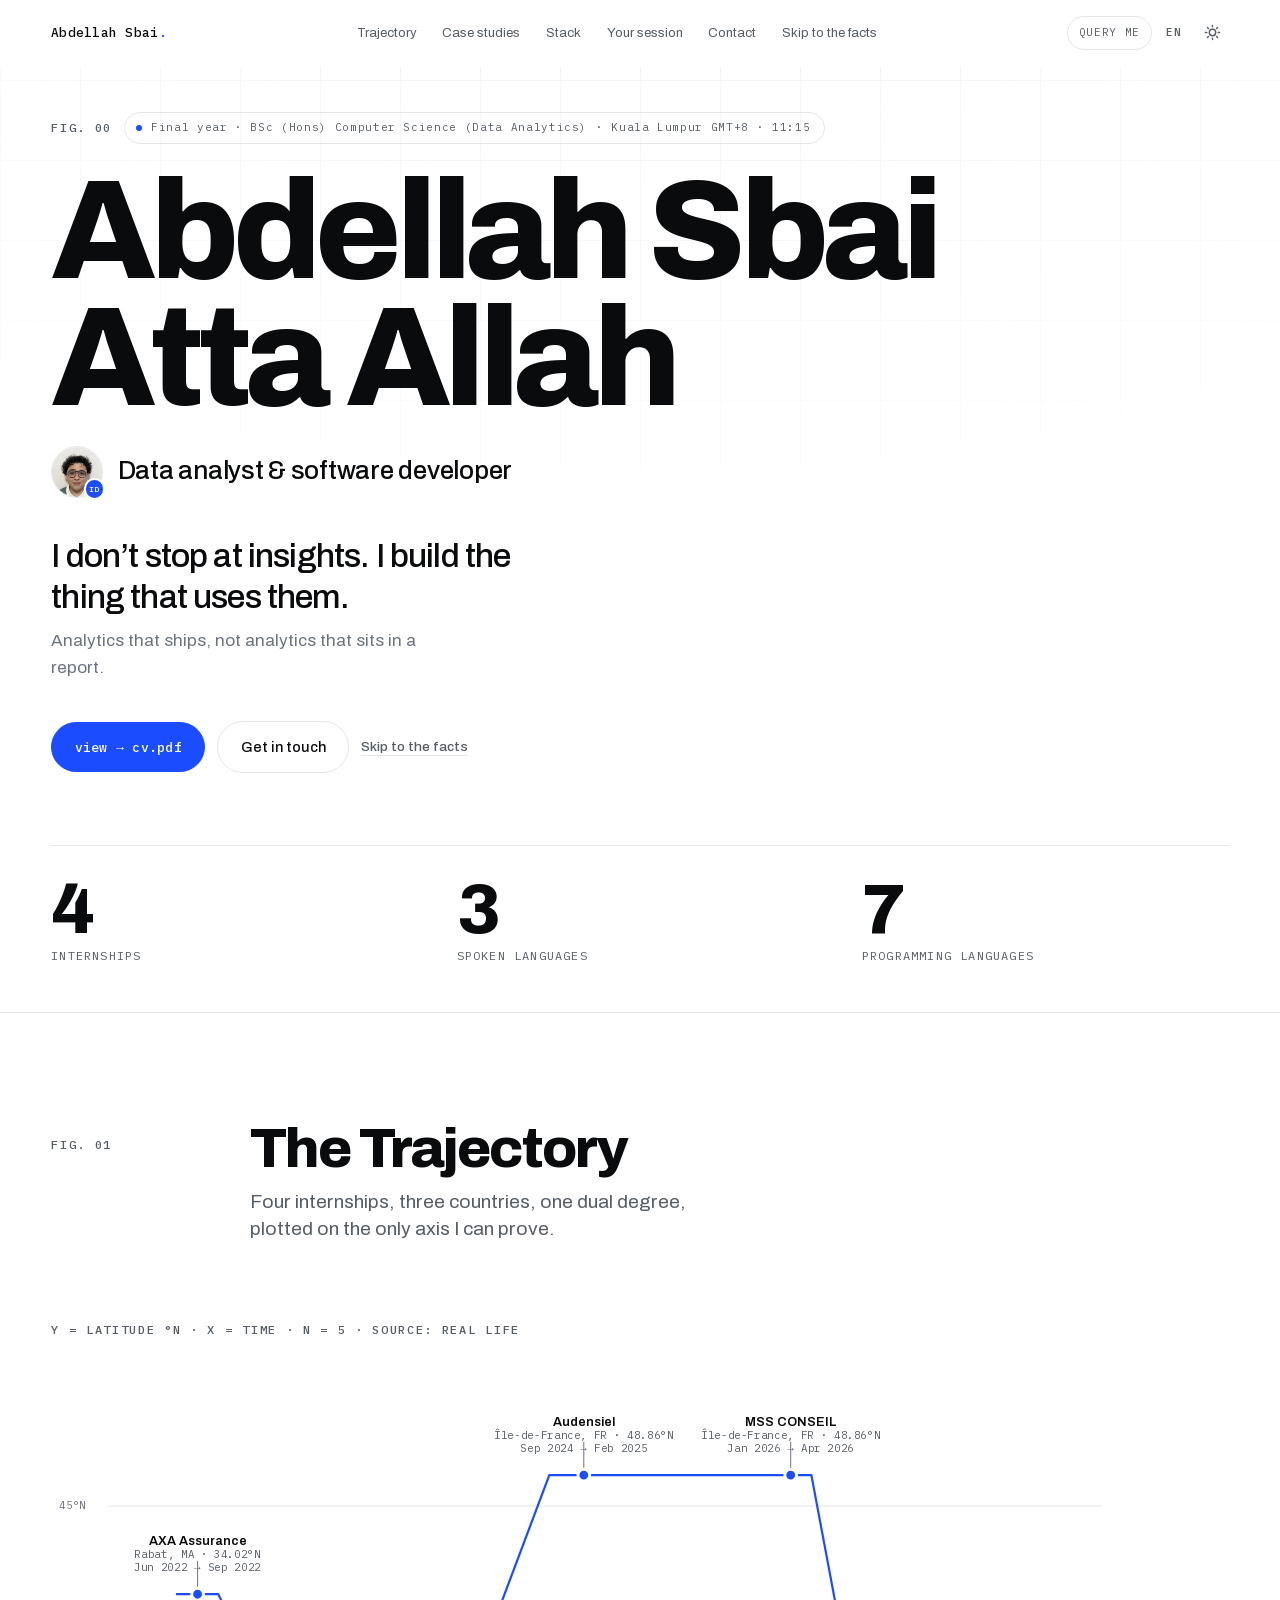
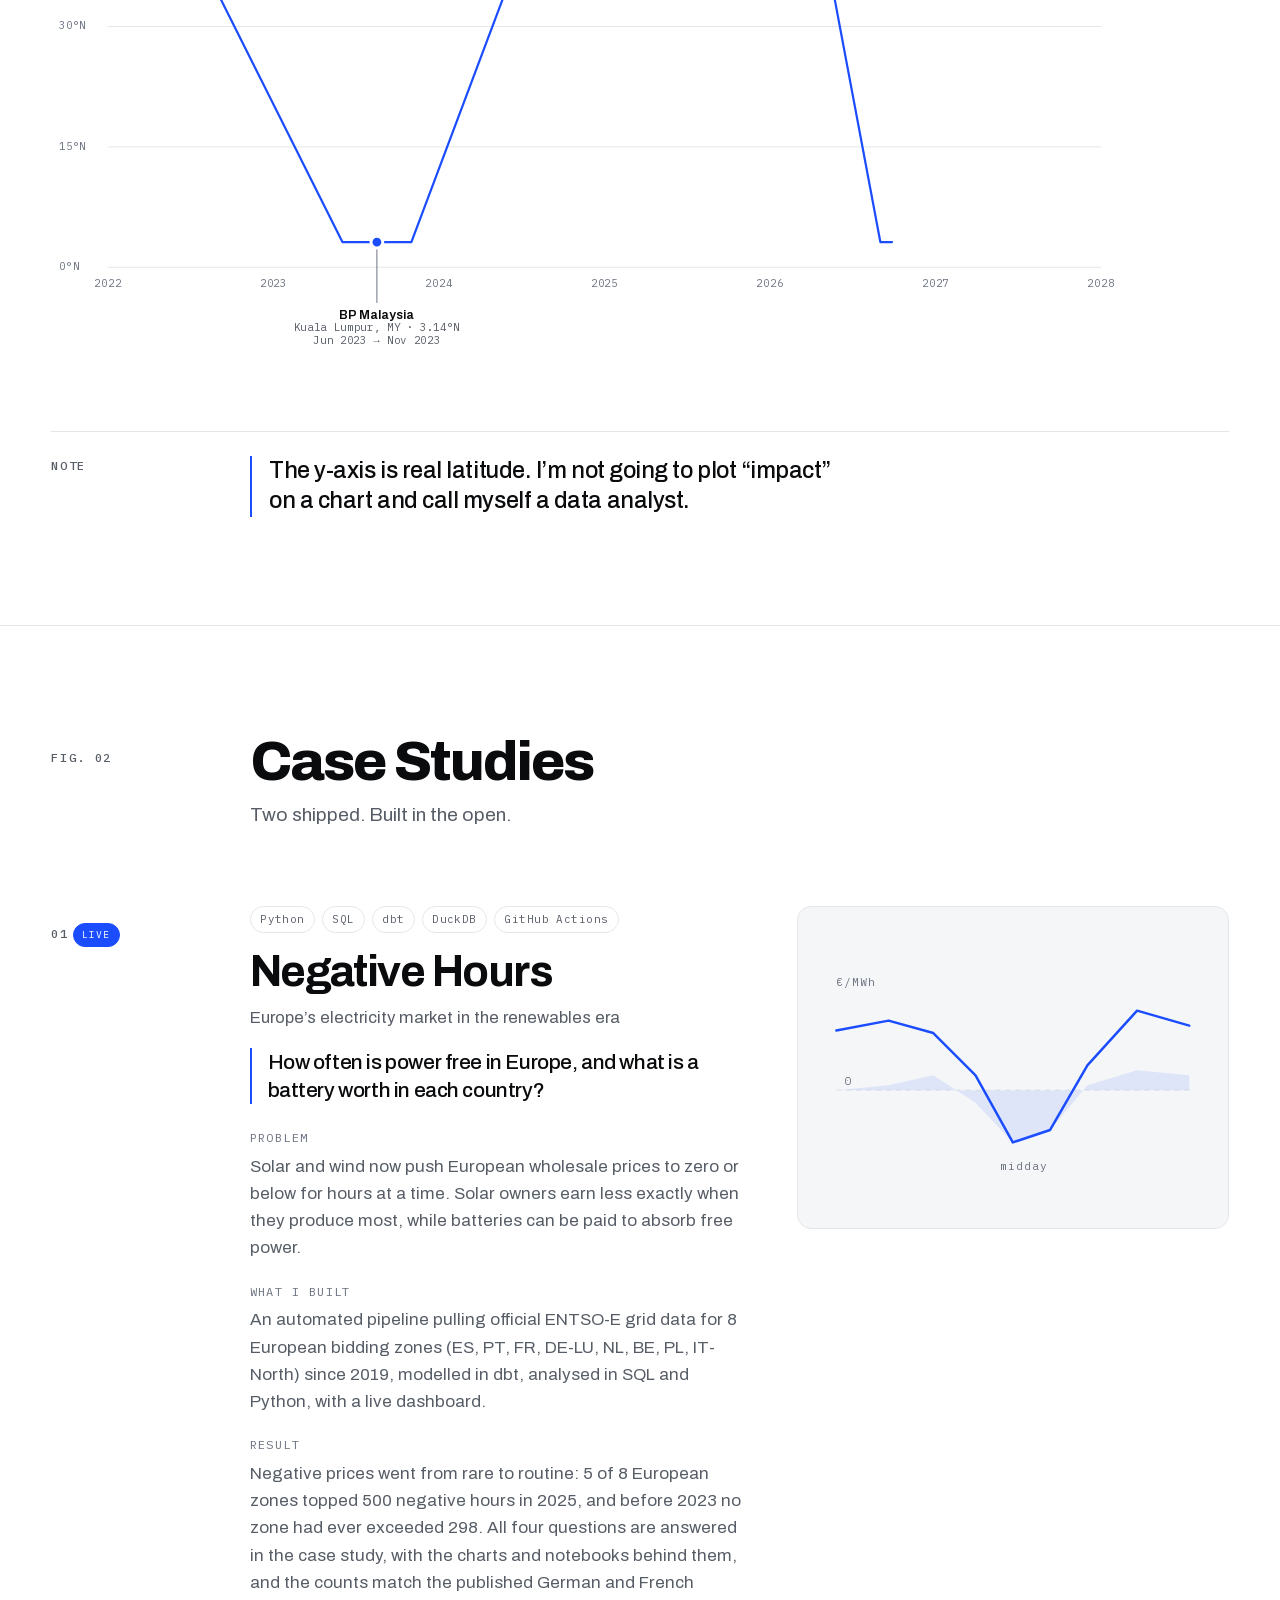
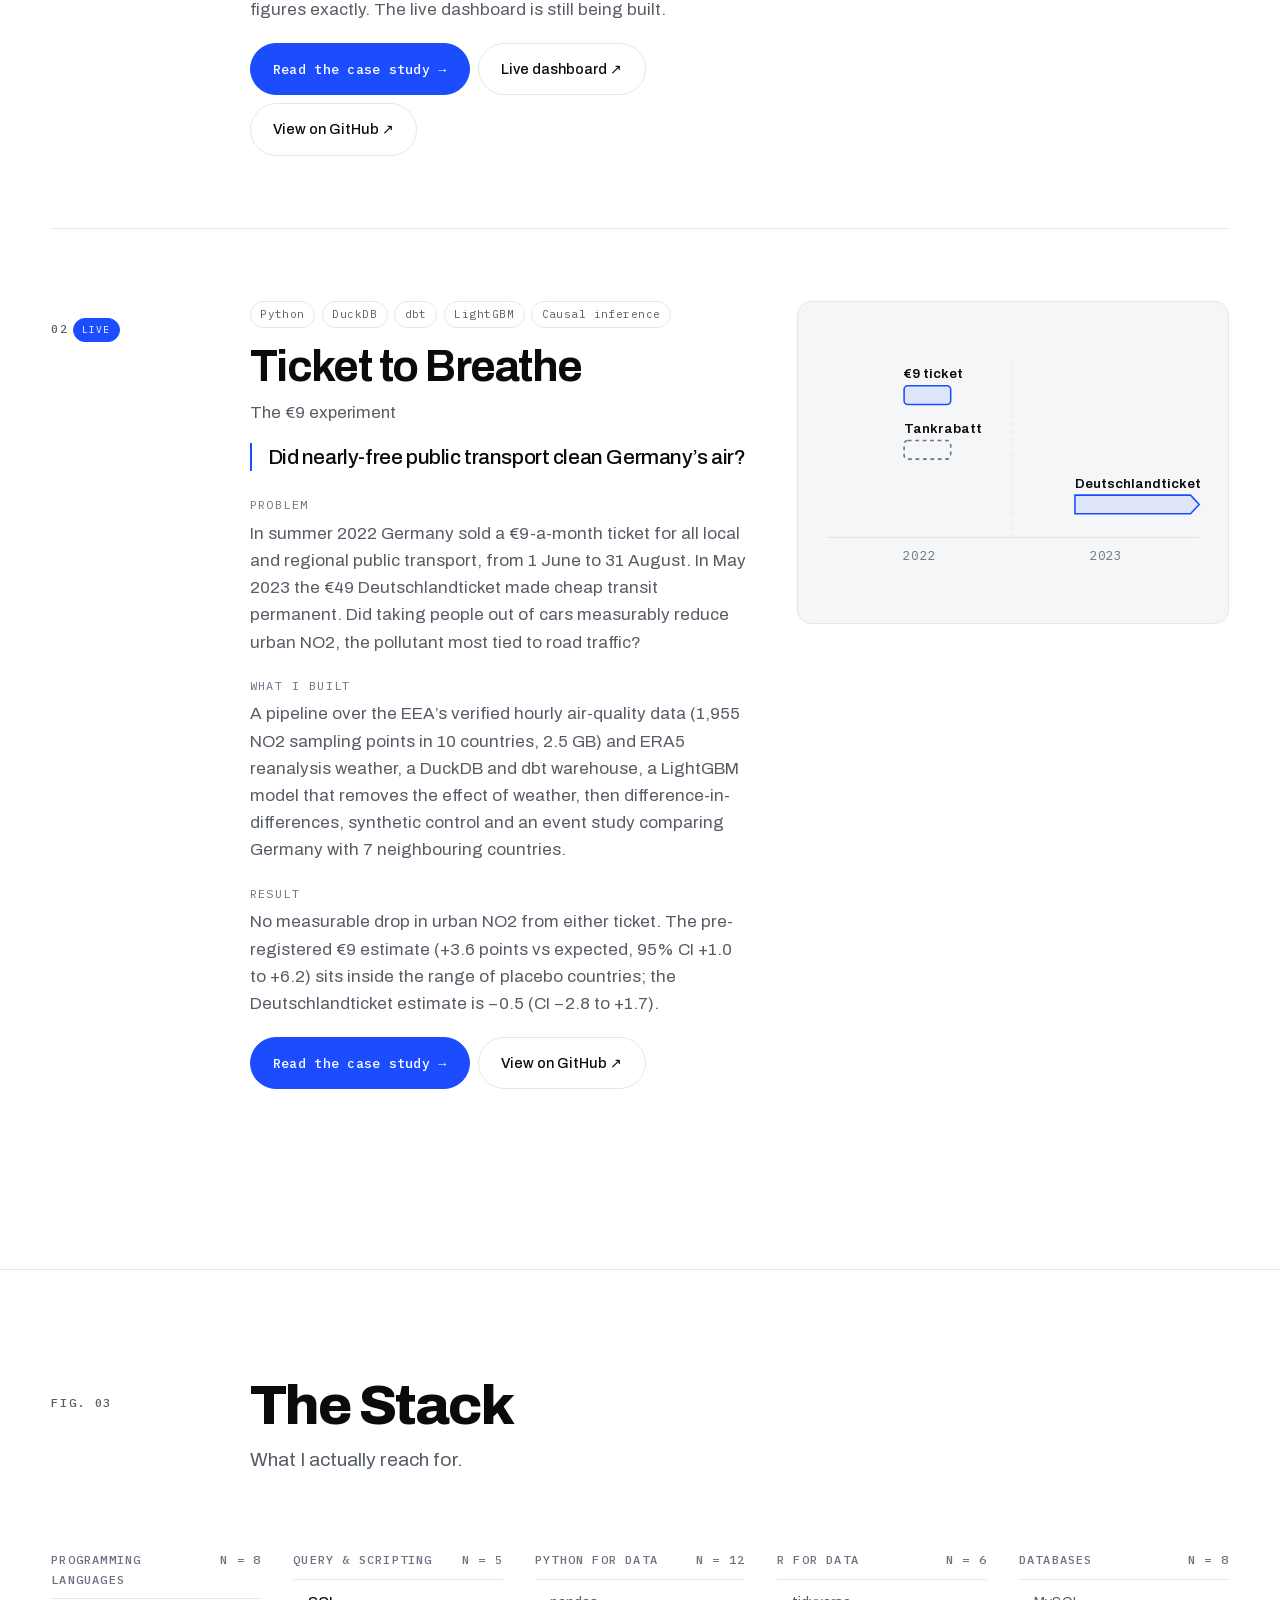
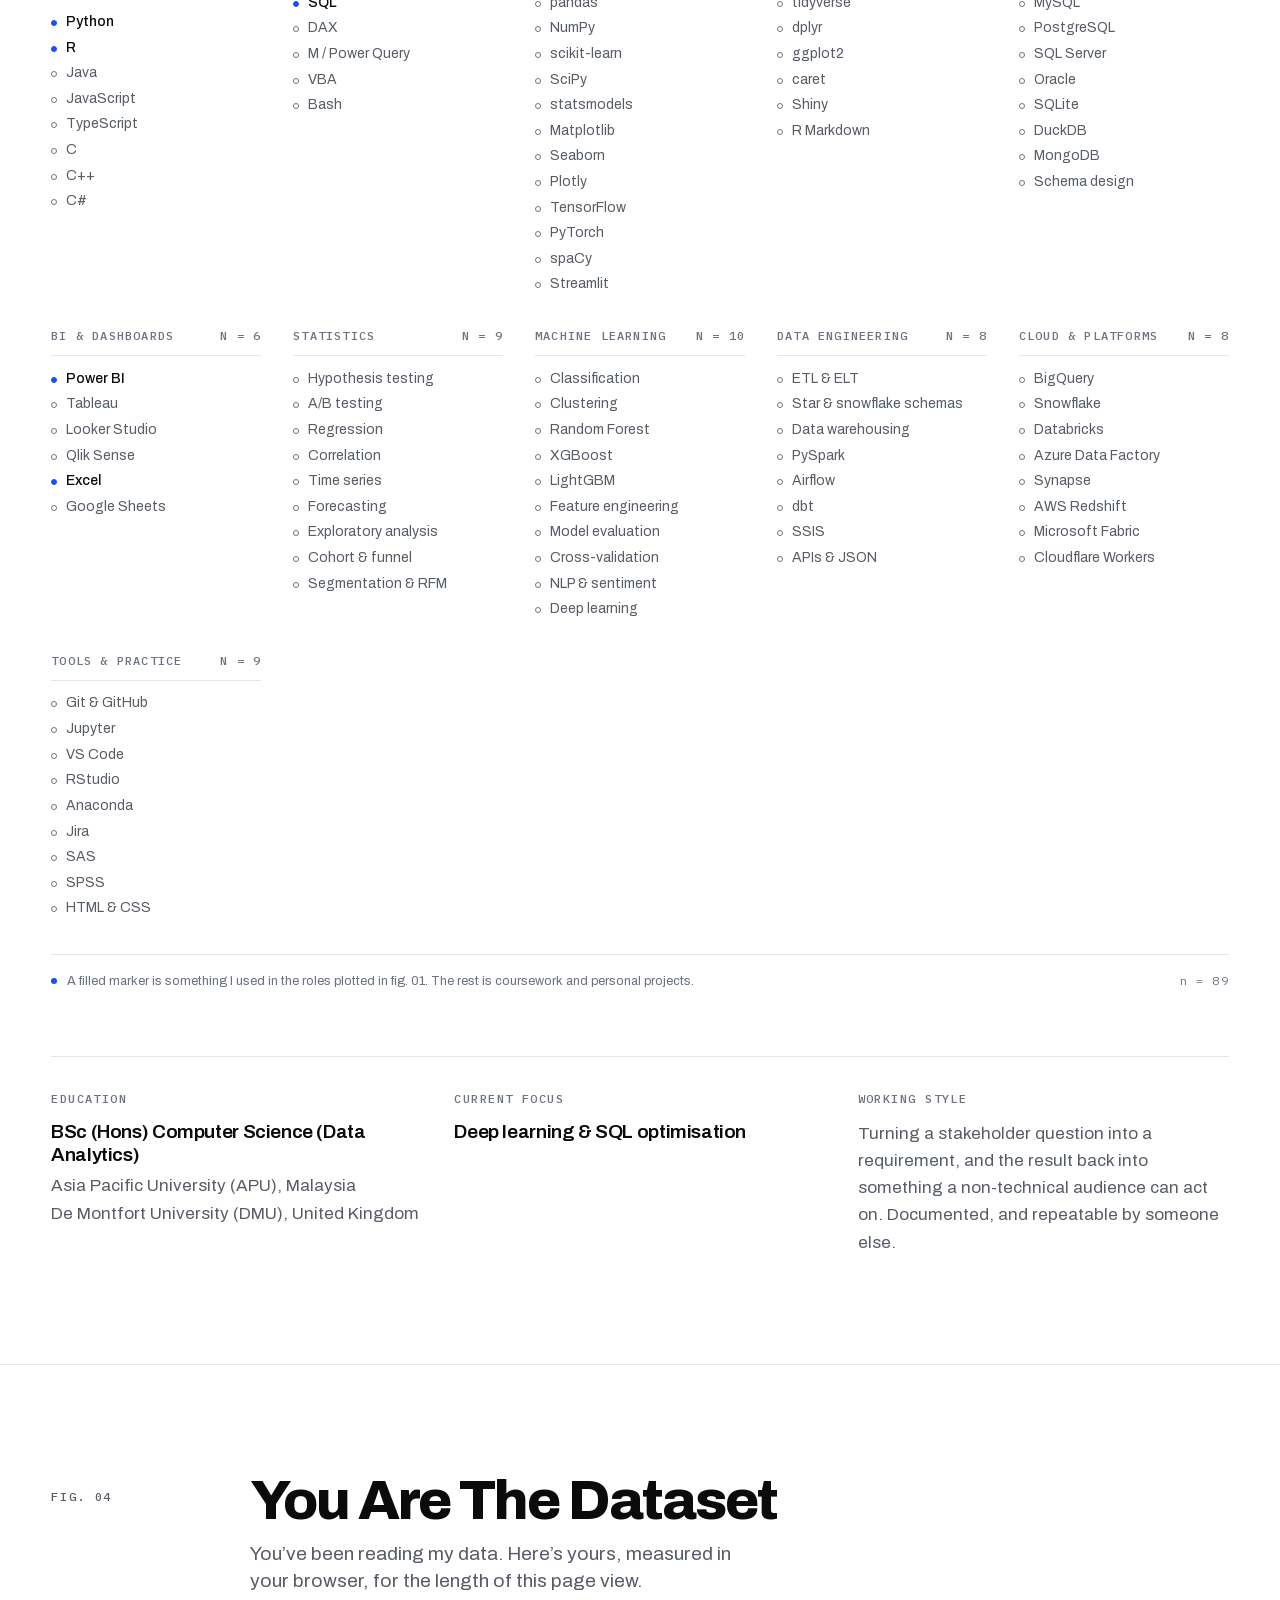
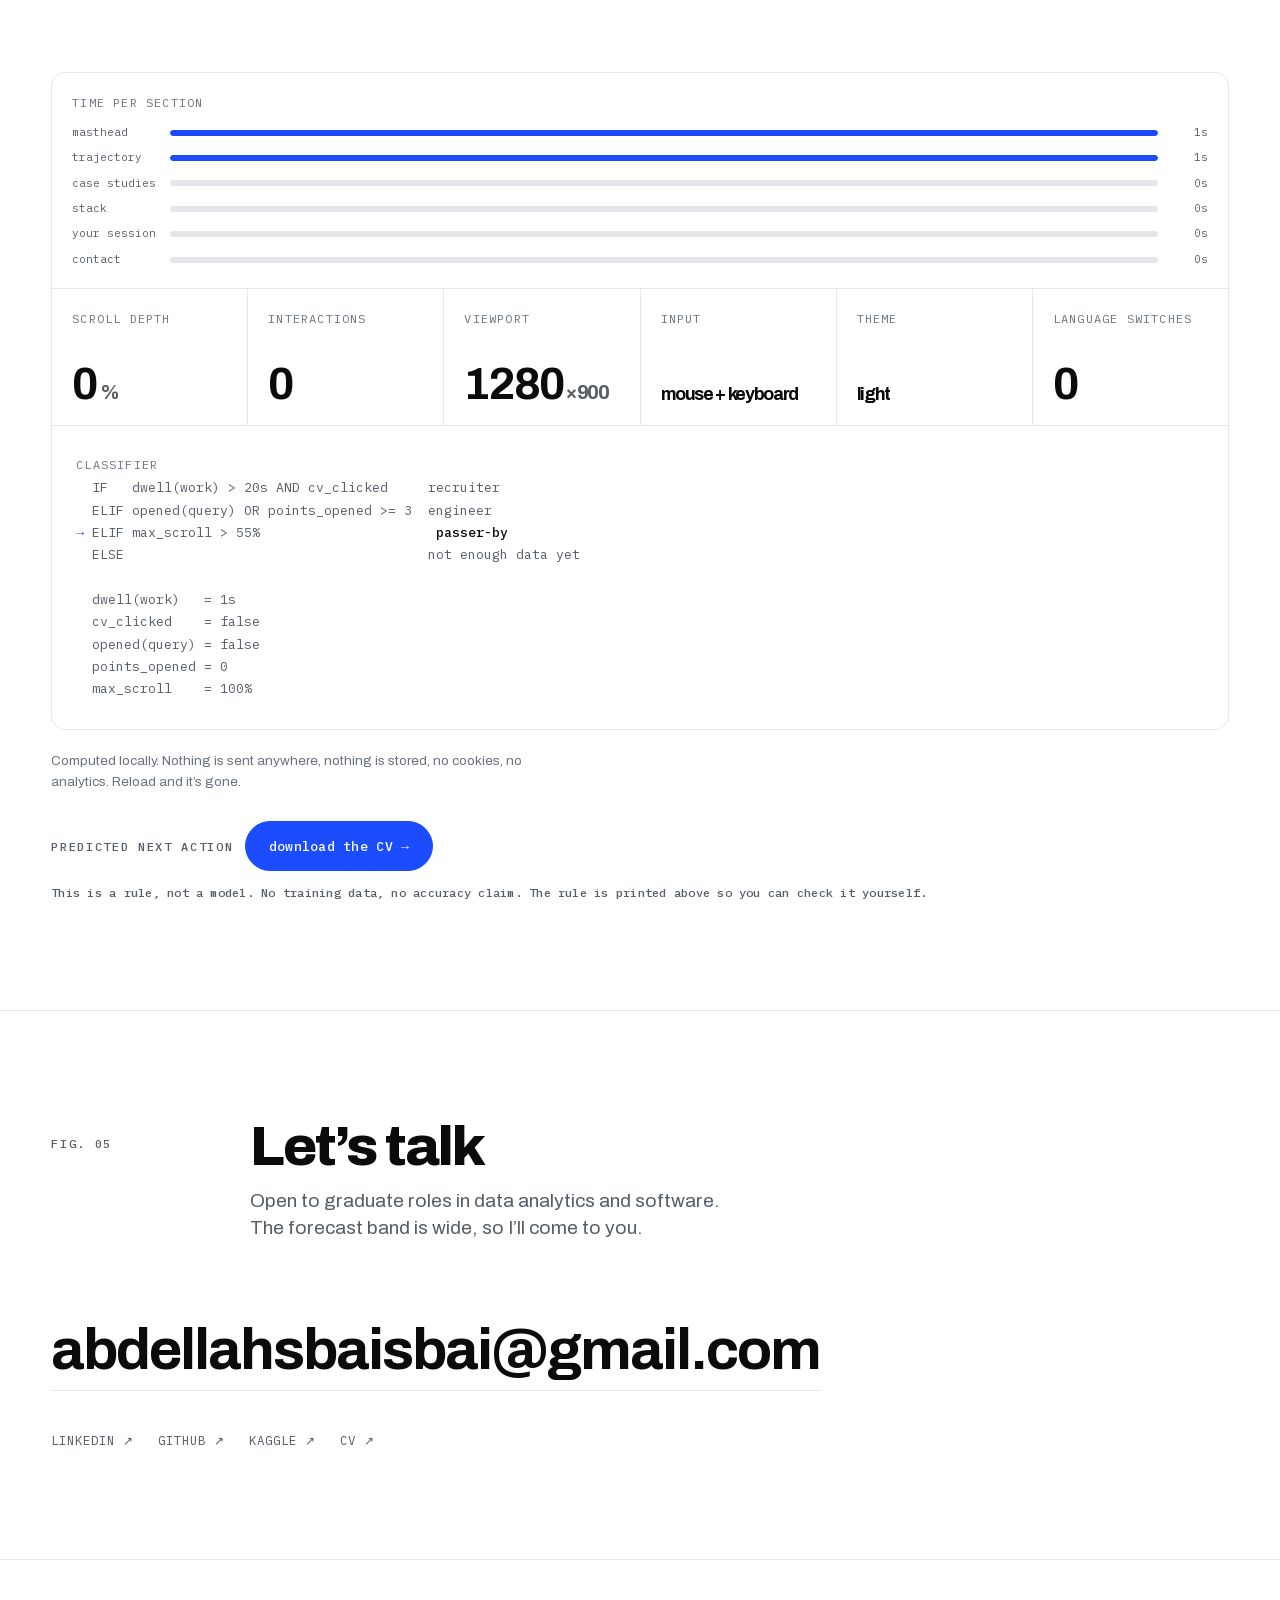
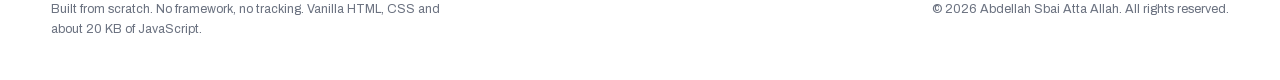
<file: index.html>
<!DOCTYPE html>
<html lang="en">

<head>
    <meta charset="UTF-8">
    <meta name="viewport" content="width=device-width, initial-scale=1.0">
    <title>Abdellah Sbai Atta Allah, Data Analyst & Software Developer</title>
    <meta name="description"
        content="Data analyst and software developer. Four internships across Morocco, Malaysia and France, plotted on the only axis I can prove: latitude.">
    <meta name="author" content="Abdellah Sbai Atta Allah">
    <link rel="canonical" href="https://sbaiii.com/">

    <!-- Resolve the theme before first paint so there is no flash of the wrong one. -->
    <script>
        (function () {
            try {
                var stored = localStorage.getItem('portfolio_theme');
                if (stored) document.documentElement.setAttribute('data-theme', stored);
            } catch (e) { /* private mode: fall back to the CSS media query */ }
        })();
    </script>

    <meta property="og:url" content="https://sbaiii.com/">
    <meta property="og:type" content="website">
    <meta property="og:site_name" content="Abdellah Sbai Atta Allah">
    <meta property="og:locale" content="en_US">
    <meta property="og:locale:alternate" content="fr_FR">
    <meta property="og:locale:alternate" content="es_ES">
    <meta property="og:title" content="Abdellah Sbai Atta Allah, Data Analyst & Software Developer">
    <meta property="og:description"
        content="Four internships, three countries, one dual degree, plotted on the only axis I can prove.">
    <meta property="og:image" content="https://sbaiii.com/assets/og-image.png">
    <meta property="og:image:width" content="1200">
    <meta property="og:image:height" content="630">
    <meta property="og:image:alt" content="A career plotted as a line chart: latitude against time.">

    <meta name="twitter:card" content="summary_large_image">
    <meta name="twitter:title" content="Abdellah Sbai Atta Allah, Data Analyst & Software Developer">
    <meta name="twitter:description"
        content="Four internships, three countries, one dual degree, plotted on the only axis I can prove.">
    <meta name="twitter:image" content="https://sbaiii.com/assets/og-image.png">

    <link rel="icon" type="image/png" href="assets/favicon.png" sizes="any">
    <link rel="apple-touch-icon" href="assets/icon-192.png">
    <link rel="manifest" href="site.webmanifest">
    <meta name="theme-color" content="#ffffff" media="(prefers-color-scheme: light)">
    <meta name="theme-color" content="#08090b" media="(prefers-color-scheme: dark)">

    <link rel="preload" href="./assets/fonts/archivo.woff2" as="font" type="font/woff2" crossorigin>
    <link rel="modulepreload" href="./js/main.js">
    <link rel="modulepreload" href="./content.js">
    <link rel="stylesheet" href="style.css">

    <script type="application/ld+json">
    {
        "@context": "https://schema.org",
        "@type": "Person",
        "name": "Abdellah Sbai Atta Allah",
        "url": "https://sbaiii.com/",
        "image": "https://sbaiii.com/assets/og-image.png",
        "jobTitle": "Data Analyst",
        "email": "mailto:abdellahsbaisbai@gmail.com",
        "description": "Data analyst and software developer.",
        "knowsLanguage": ["en", "fr", "es"],
        "alumniOf": [
            { "@type": "CollegeOrUniversity", "name": "Asia Pacific University (APU), Malaysia" },
            { "@type": "CollegeOrUniversity", "name": "De Montfort University (DMU), United Kingdom" }
        ],
        "knowsAbout": ["Data Analytics", "Python", "SQL", "Power BI", "Machine Learning"],
        "sameAs": [
            "https://www.linkedin.com/in/sbaiii/",
            "https://github.com/Sbaiii",
            "https://www.kaggle.com/sbaiiiiii"
        ]
    }
    </script>
</head>

<body>
    <a class="visually-hidden" href="#main">Skip to content</a>

    <!-- ==================== HEADER ==================== -->
    <header class="header" id="header">
        <a class="brand" href="#top">Abdellah Sbai<span class="dot">.</span></a>

        <nav class="nav" id="nav" aria-label="Primary">
            <div class="nav__index">
                <a href="#top" class="nav__top" style="--i:0"><span class="nav__fig">fig. 00</span><span
                        class="nav__label" data-i18n="nav.top">Masthead</span></a>
                <a href="#trajectory" style="--i:1"><span class="nav__fig">fig. 01</span><span class="nav__label"
                        data-i18n="nav.trajectory">Trajectory</span></a>
                <a href="#work" style="--i:2"><span class="nav__fig">fig. 02</span><span class="nav__label"
                        data-i18n="nav.work">Case studies</span></a>
                <a href="#stack" style="--i:3"><span class="nav__fig">fig. 03</span><span class="nav__label"
                        data-i18n="nav.stack">Stack</span></a>
                <a href="#session" style="--i:4"><span class="nav__fig">fig. 04</span><span class="nav__label"
                        data-i18n="nav.session">Your session</span></a>
                <a href="#contact" style="--i:5"><span class="nav__fig">fig. 05</span><span class="nav__label"
                        data-i18n="nav.contact">Contact</span></a>
                <a href="plain.html" class="nav__skip" data-i18n="nav.skip">Skip to the facts</a>
            </div>

            <!-- Mobile only: the controls that do not fit the phone header. -->
            <div class="nav__foot">
                <div class="nav__actions">
                    <a class="btn btn--primary" href="./resume.pdf" target="_blank" rel="noopener"
                        data-i18n="masthead.cv">view → cv.pdf</a>
                    <button class="btn btn--ghost" type="button" id="query-open-mobile"
                        data-i18n="query.open">Query me</button>
                </div>
                <div class="nav__langs" id="nav-langs" role="group" aria-label="Language">
                    <button type="button" data-lang="en" lang="en">EN</button>
                    <button type="button" data-lang="fr" lang="fr">FR</button>
                    <button type="button" data-lang="es" lang="es">ES</button>
                </div>
                <a class="nav__plain" href="plain.html" data-i18n="nav.skip">Skip to the facts</a>
                <span class="status">
                    <span class="status__dot" aria-hidden="true"></span>
                    <span data-i18n="masthead.status">Final year</span>
                    <span class="js-clock"></span>
                </span>
            </div>
        </nav>

        <div class="controls">
            <button class="ctrl ctrl--query" id="query-open" data-i18n="query.open">Query me</button>

            <div class="lang">
                <!-- The accessible name must contain the visible text ("EN"), so the
                     qualifier is a hidden span rather than an aria-label that replaces it. -->
                <button class="lang__btn" id="lang-btn" aria-haspopup="true" aria-expanded="false"
                    aria-controls="lang-menu"><span class="visually-hidden">Language: </span><span
                        id="lang-code">EN</span></button>
                <div class="lang__menu" id="lang-menu">
                    <button data-lang="en" lang="en">English</button>
                    <button data-lang="fr" lang="fr">Français</button>
                    <button data-lang="es" lang="es">Español</button>
                </div>
            </div>

            <button class="ctrl" id="theme-toggle" aria-label="Toggle colour theme">
                <svg class="sun" width="17" height="17" viewBox="0 0 24 24" fill="none" stroke="currentColor"
                    stroke-width="2" stroke-linecap="round" aria-hidden="true">
                    <circle cx="12" cy="12" r="4.5" />
                    <path d="M12 2v2M12 20v2M4.9 4.9l1.4 1.4M17.7 17.7l1.4 1.4M2 12h2M20 12h2M4.9 19.1l1.4-1.4M17.7 6.3l1.4-1.4" />
                </svg>
                <svg class="moon" width="17" height="17" viewBox="0 0 24 24" fill="none" stroke="currentColor"
                    stroke-width="2" stroke-linecap="round" stroke-linejoin="round" aria-hidden="true">
                    <path d="M21 12.79A9 9 0 1 1 11.21 3 7 7 0 0 0 21 12.79z" />
                </svg>
            </button>

            <button class="menu-btn" id="menu-btn" aria-label="Open menu" aria-expanded="false" aria-controls="nav">
                <span aria-hidden="true"></span><span aria-hidden="true"></span><span aria-hidden="true"></span>
            </button>
        </div>
    </header>

    <main id="main">
        <!-- ==================== fig. 00  MASTHEAD ==================== -->
        <section class="wrap masthead" id="top">
            <div class="masthead__fig">
                <span class="meta" data-i18n="masthead.fig">fig. 00</span>
                <span class="status">
                    <span class="status__dot" aria-hidden="true"></span>
                    <span class="status__full" data-i18n="masthead.statusFull">Final year</span>
                    <span class="status__short" data-i18n="masthead.status">Final year</span>
                    <span class="js-clock"></span>
                </span>
            </div>

            <h1 class="masthead__name">Abdellah Sbai<br>Atta Allah</h1>

            <p class="masthead__byline">
                <button class="portrait-btn" id="idcard-open" type="button" aria-haspopup="dialog"
                    aria-controls="idcard" aria-label="Open ID card">
                    <picture>
                        <source srcset="./assets/portrait.webp" type="image/webp">
                        <img class="masthead__portrait" src="./assets/portrait.jpg"
                            alt="Abdellah Sbai Atta Allah" width="192" height="192" decoding="async">
                    </picture>
                    <span class="portrait-btn__badge" aria-hidden="true">ID</span>
                </button>
                <span class="masthead__role" data-i18n="masthead.role">Data analyst &amp; software developer</span>
            </p>

            <p class="masthead__tagline" data-i18n="masthead.tagline">
                I don’t stop at insights. I build the thing that uses them.
            </p>
            <p class="masthead__sub" data-i18n="masthead.sub">
                Analytics that ships, not analytics that sits in a report.
            </p>

            <div class="masthead__actions">
                <a class="btn btn--primary" href="./resume.pdf" id="cv-link" target="_blank" rel="noopener"
                    data-i18n="masthead.cv">view → cv.pdf</a>
                <a class="btn btn--ghost" href="#contact" data-i18n="masthead.contact">Get in touch</a>
                <a class="btn btn--text" href="plain.html" data-i18n="nav.skip">Skip to the facts</a>
            </div>

            <div class="figures" id="figures"></div>
        </section>

        <!-- ==================== fig. 01  THE TRAJECTORY ==================== -->
        <section class="wrap fig" id="trajectory">
            <div class="fig__head reveal">
                <div class="fig__label">
                    <span class="meta" data-i18n="trajectory.fig">fig. 01</span>
                </div>
                <div>
                    <h2 class="fig__title" data-i18n="trajectory.title">The Trajectory</h2>
                    <p class="fig__standfirst" data-i18n="trajectory.standfirst">
                        Four internships, three countries, one dual degree.
                    </p>
                </div>
            </div>

            <div class="chart" id="chart">
                <p class="meta" style="margin-bottom:1rem" data-i18n="trajectory.axis">
                    y = latitude °N · x = time · n = 5 · source: real life
                </p>
                <!-- SVG injected by js/chart.js -->
            </div>

            <div class="chart__detail" id="chart-detail" role="region" aria-live="polite"></div>

            <div class="chart__footnote reveal">
                <span class="meta">note</span>
                <p data-i18n="trajectory.footnote">
                    The y-axis is real latitude.
                </p>
            </div>
        </section>

        <!-- ==================== fig. 02  CASE STUDIES ==================== -->
        <section class="wrap fig" id="work">
            <div class="fig__head reveal">
                <div class="fig__label">
                    <span class="meta" data-i18n="work.fig">fig. 02</span>
                </div>
                <div>
                    <h2 class="fig__title" data-i18n="work.title">Case Studies</h2>
                    <p class="fig__standfirst" data-i18n="work.standfirst">Three shipped. Built in the open.</p>
                </div>
            </div>
            <div id="cases"></div>
        </section>

        <!-- ==================== fig. 03  THE STACK ==================== -->
        <section class="wrap fig" id="stack">
            <div class="fig__head reveal">
                <div class="fig__label">
                    <span class="meta" data-i18n="stack.fig">fig. 03</span>
                </div>
                <div>
                    <h2 class="fig__title" data-i18n="stack.title">The Stack</h2>
                    <p class="fig__standfirst" data-i18n="stack.standfirst">What I actually reach for.</p>
                </div>
            </div>
            <div class="stack reveal" id="stack-grid"></div>
            <p class="stack__legend reveal" id="stack-legend"></p>
            <div class="aside-grid reveal" id="stack-aside"></div>
        </section>

        <!-- ==================== fig. 04  YOU ARE THE DATASET ==================== -->
        <section class="wrap fig" id="session">
            <div class="fig__head reveal">
                <div class="fig__label">
                    <span class="meta" data-i18n="session.fig">fig. 04</span>
                </div>
                <div>
                    <h2 class="fig__title" data-i18n="session.title">You Are The Dataset</h2>
                    <p class="fig__standfirst" data-i18n="session.standfirst">
                        You’ve been reading my data. Here’s yours.
                    </p>
                </div>
            </div>

            <div class="session" id="session-grid"></div>

            <p class="session-note">
                <span data-i18n="session.privacy">Computed locally. Nothing is sent anywhere.</span>
            </p>

            <div class="session-cta" id="session-cta"></div>
        </section>

        <!-- ==================== fig. 05  CONTACT ==================== -->
        <section class="wrap fig" id="contact">
            <div class="fig__head reveal">
                <div class="fig__label">
                    <span class="meta" data-i18n="contact.fig">fig. 05</span>
                </div>
                <div>
                    <h2 class="fig__title" data-i18n="contact.title">Let’s talk</h2>
                    <p class="fig__standfirst" data-i18n="contact.standfirst">
                        Open to graduate roles in data analytics and software.
                    </p>
                </div>
            </div>

            <a class="contact__mail" href="mailto:abdellahsbaisbai@gmail.com">abdellahsbaisbai@gmail.com</a>

            <div class="socials">
                <a href="https://www.linkedin.com/in/sbaiii/" target="_blank" rel="noopener noreferrer">LinkedIn ↗</a>
                <a href="https://github.com/Sbaiii" target="_blank" rel="noopener noreferrer">GitHub ↗</a>
                <a href="https://www.kaggle.com/sbaiiiiii" target="_blank" rel="noopener noreferrer">Kaggle ↗</a>
                <a href="./resume.pdf" target="_blank" rel="noopener">CV ↗</a>
            </div>
        </section>
    </main>

    <footer class="wrap colophon">
        <p data-i18n="contact.colophon">Built from scratch. No framework, no tracking.</p>
        <p>© <span id="year">2026</span> Abdellah Sbai Atta Allah. <span data-i18n="contact.rights">All rights
                reserved.</span></p>
    </footer>

    <!-- ==================== QUERY OVERLAY ==================== -->
    <div class="query" id="query" role="dialog" aria-modal="true" aria-labelledby="query-title" hidden>
        <div class="query__panel">
            <h2 class="visually-hidden" id="query-title" data-i18n="query.title">Query</h2>
            <div class="query__bar">
                <span class="query__prompt" aria-hidden="true">&gt;</span>
                <input class="query__input" id="query-input" type="text" autocomplete="off" autocapitalize="off"
                    autocorrect="off" spellcheck="false" aria-label="SQL query">
                <span class="query__esc" aria-hidden="true">ESC</span>
            </div>
            <div class="query__chips" id="query-chips"></div>
            <div class="query__out" id="query-out" aria-live="polite"></div>
        </div>
    </div>

    <!-- ==================== ID CARD ==================== -->
    <div class="idcard" id="idcard" role="dialog" aria-modal="true" aria-label="ID card" hidden>
        <div class="idcard__panel" id="idcard-panel"></div>
    </div>

    <svg class="crosshair" id="crosshair" aria-hidden="true"></svg>

    <noscript>
        <div class="wrap" style="padding:8rem 0 2rem">
            <p style="margin-bottom:1rem">This page uses JavaScript to draw the chart.</p>
            <p><a class="btn btn--primary" href="plain.html">Read the plain-text version →</a></p>
        </div>
    </noscript>

    <script type="module" src="js/main.js"></script>
</body>

</html>
</file>
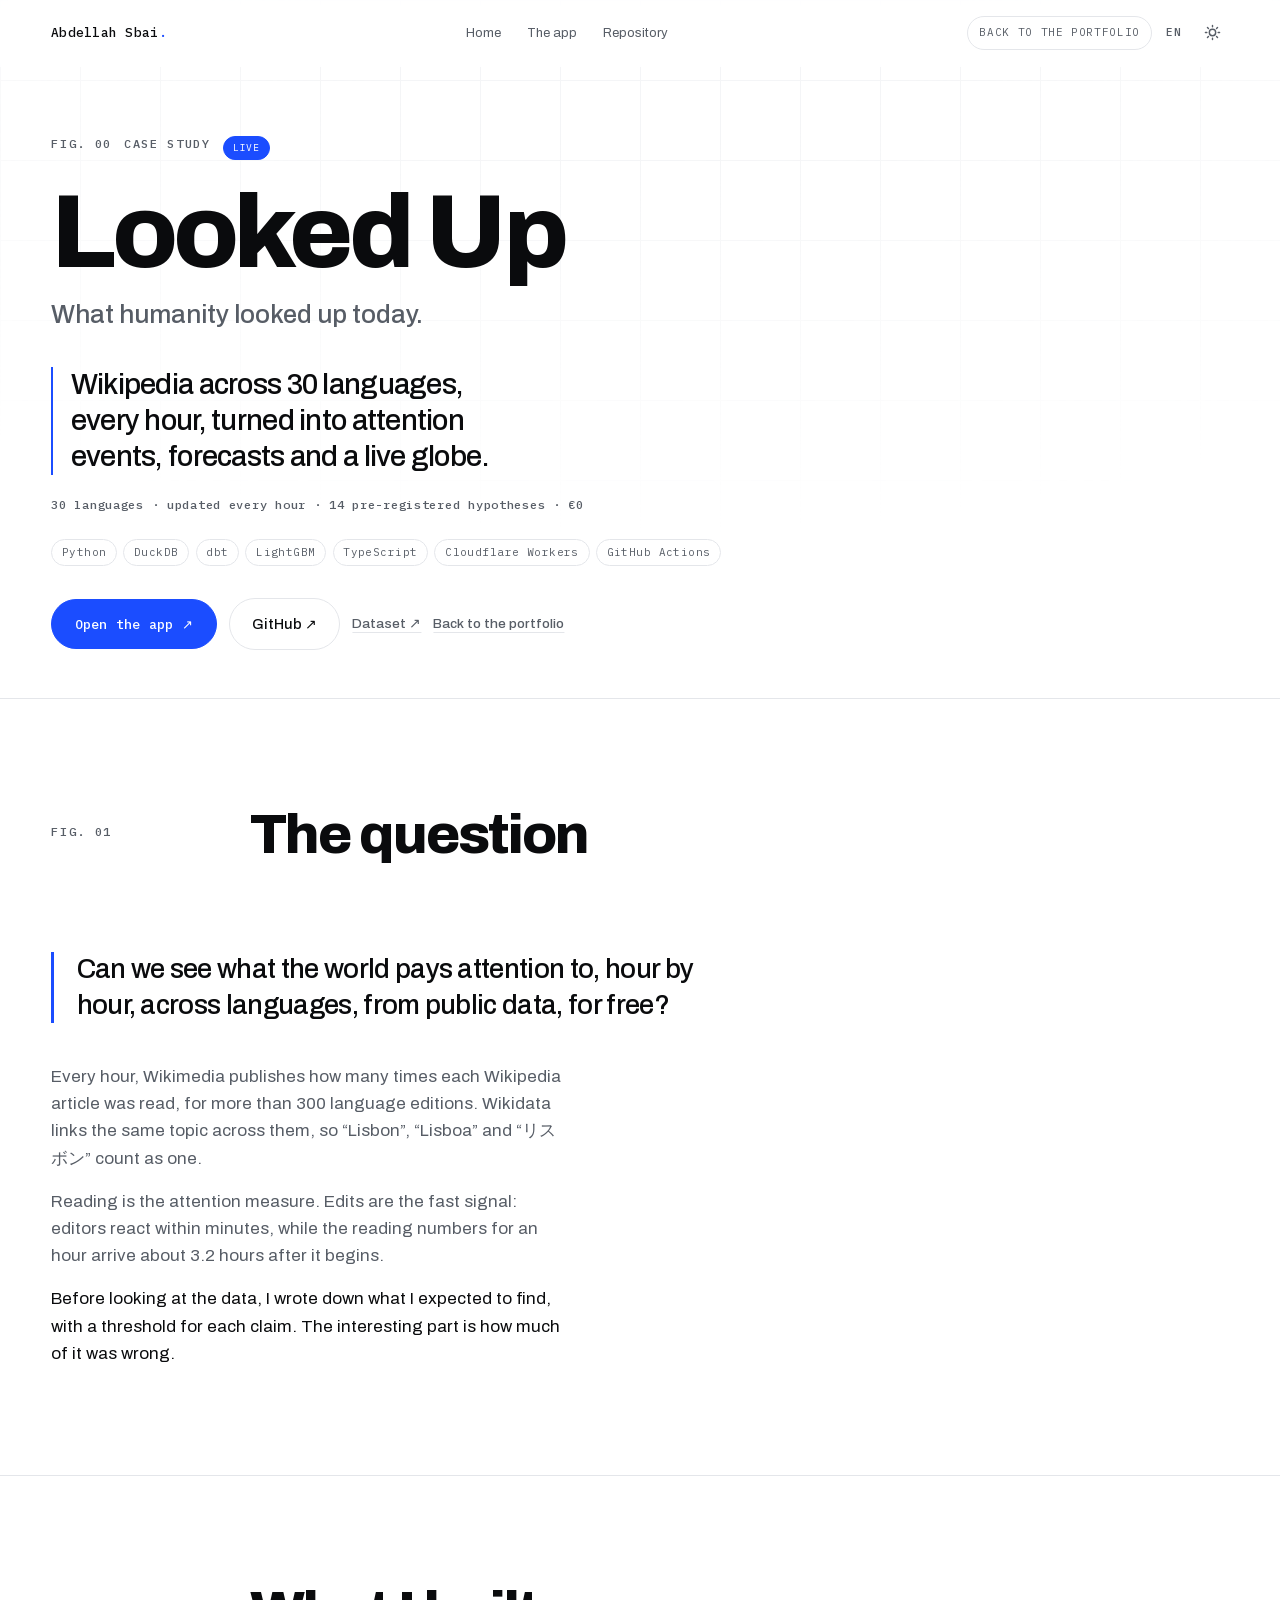
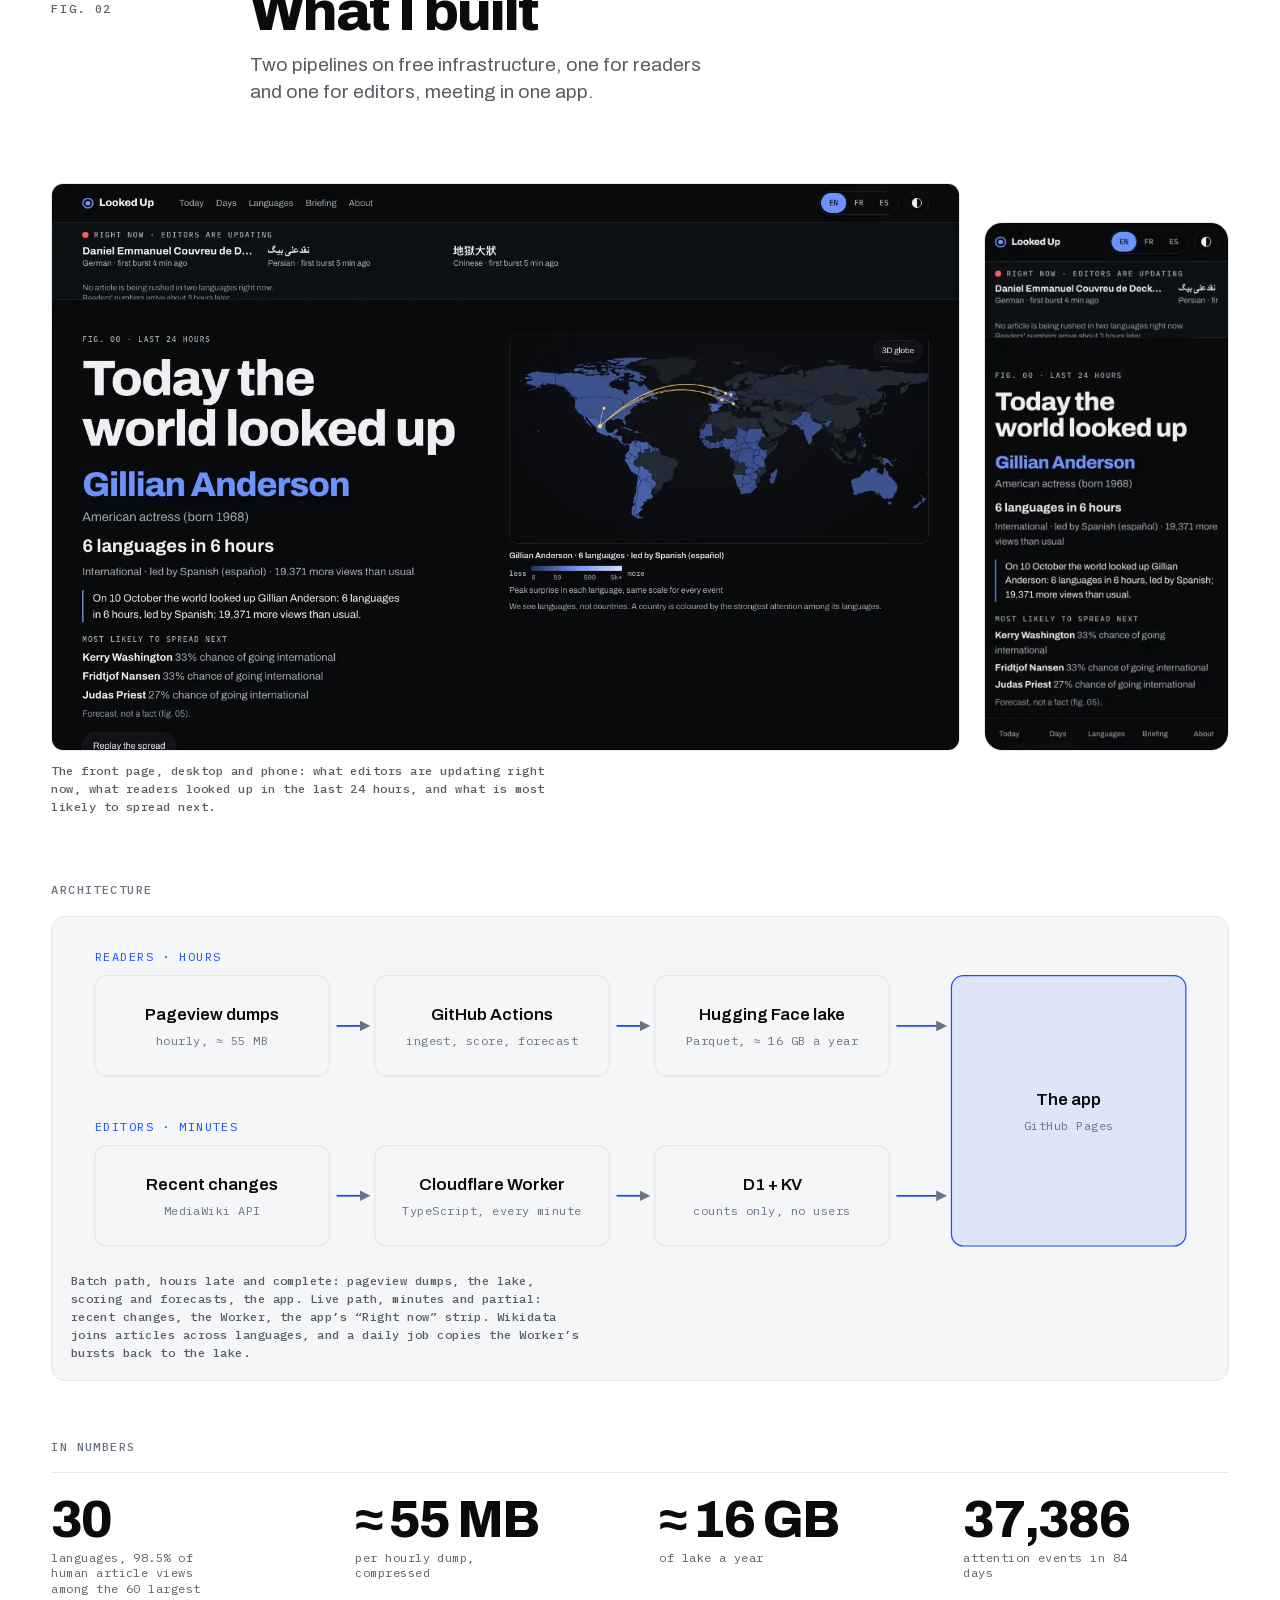
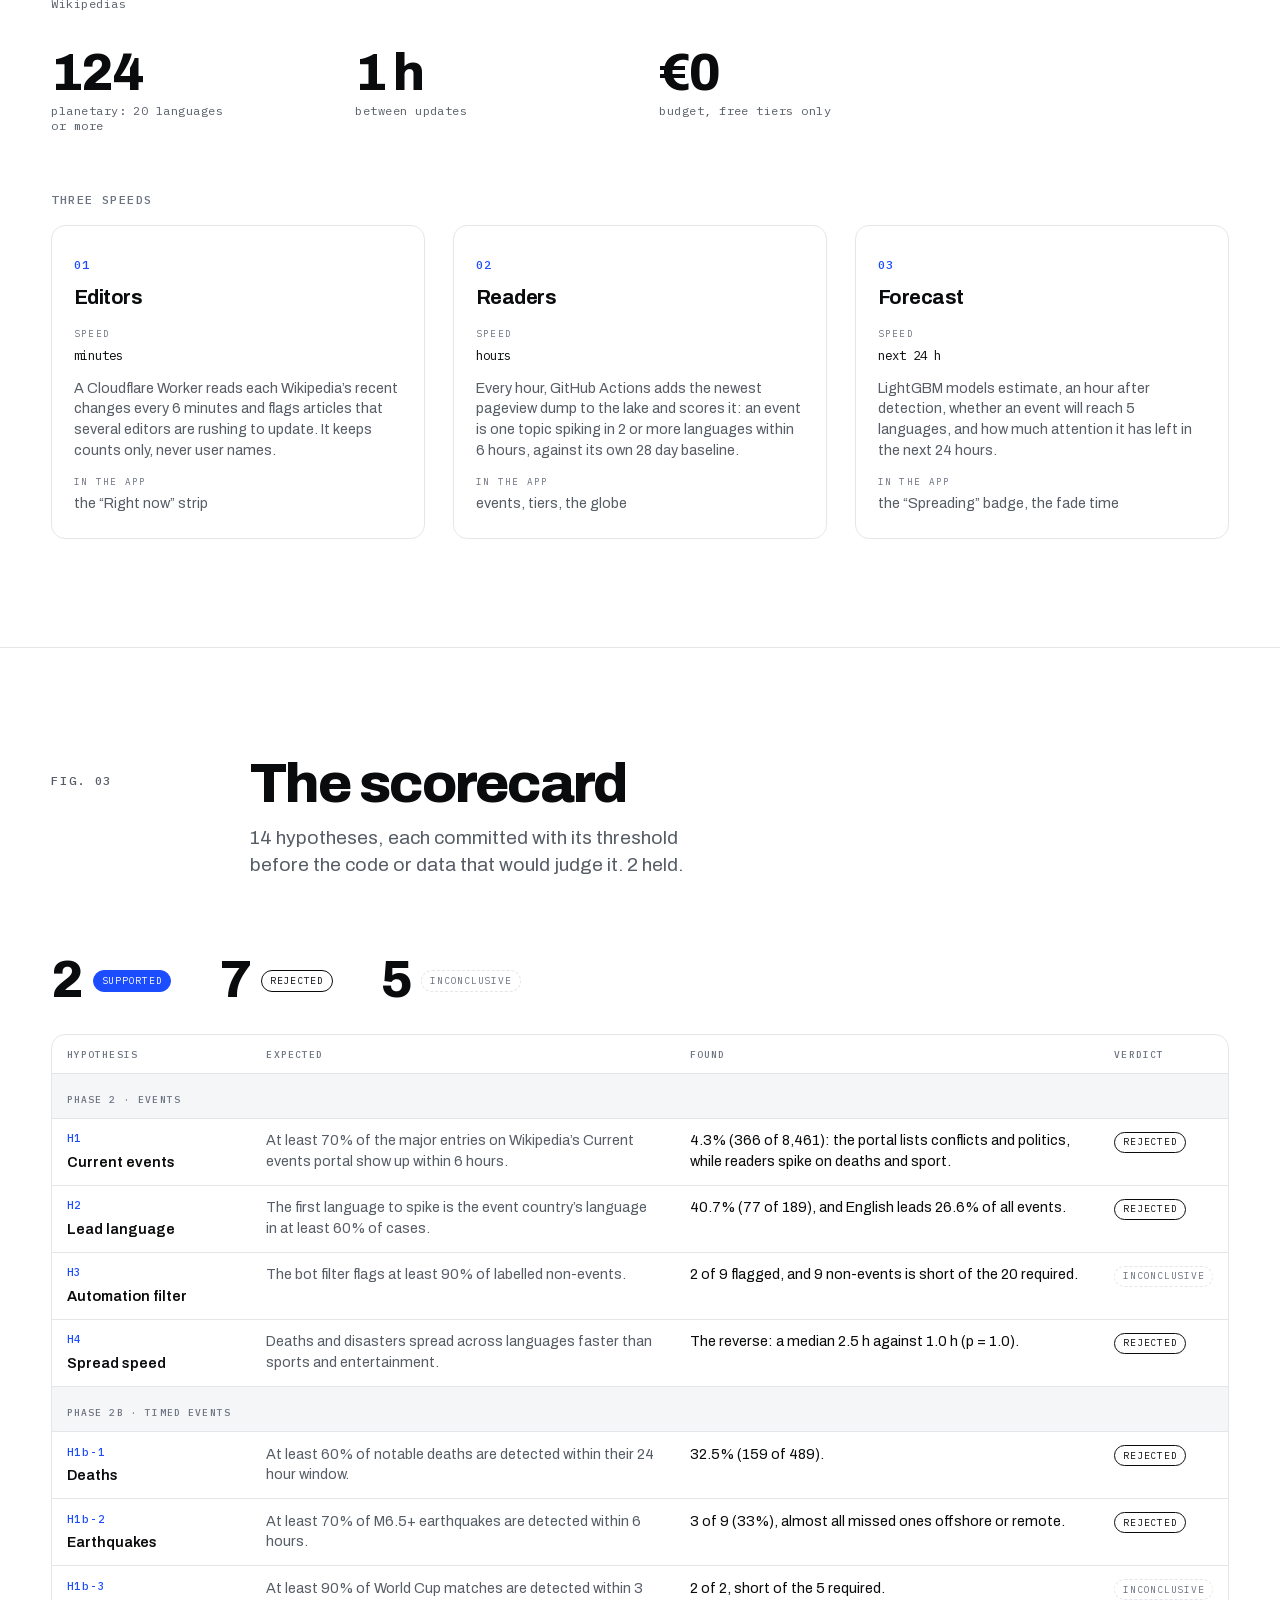
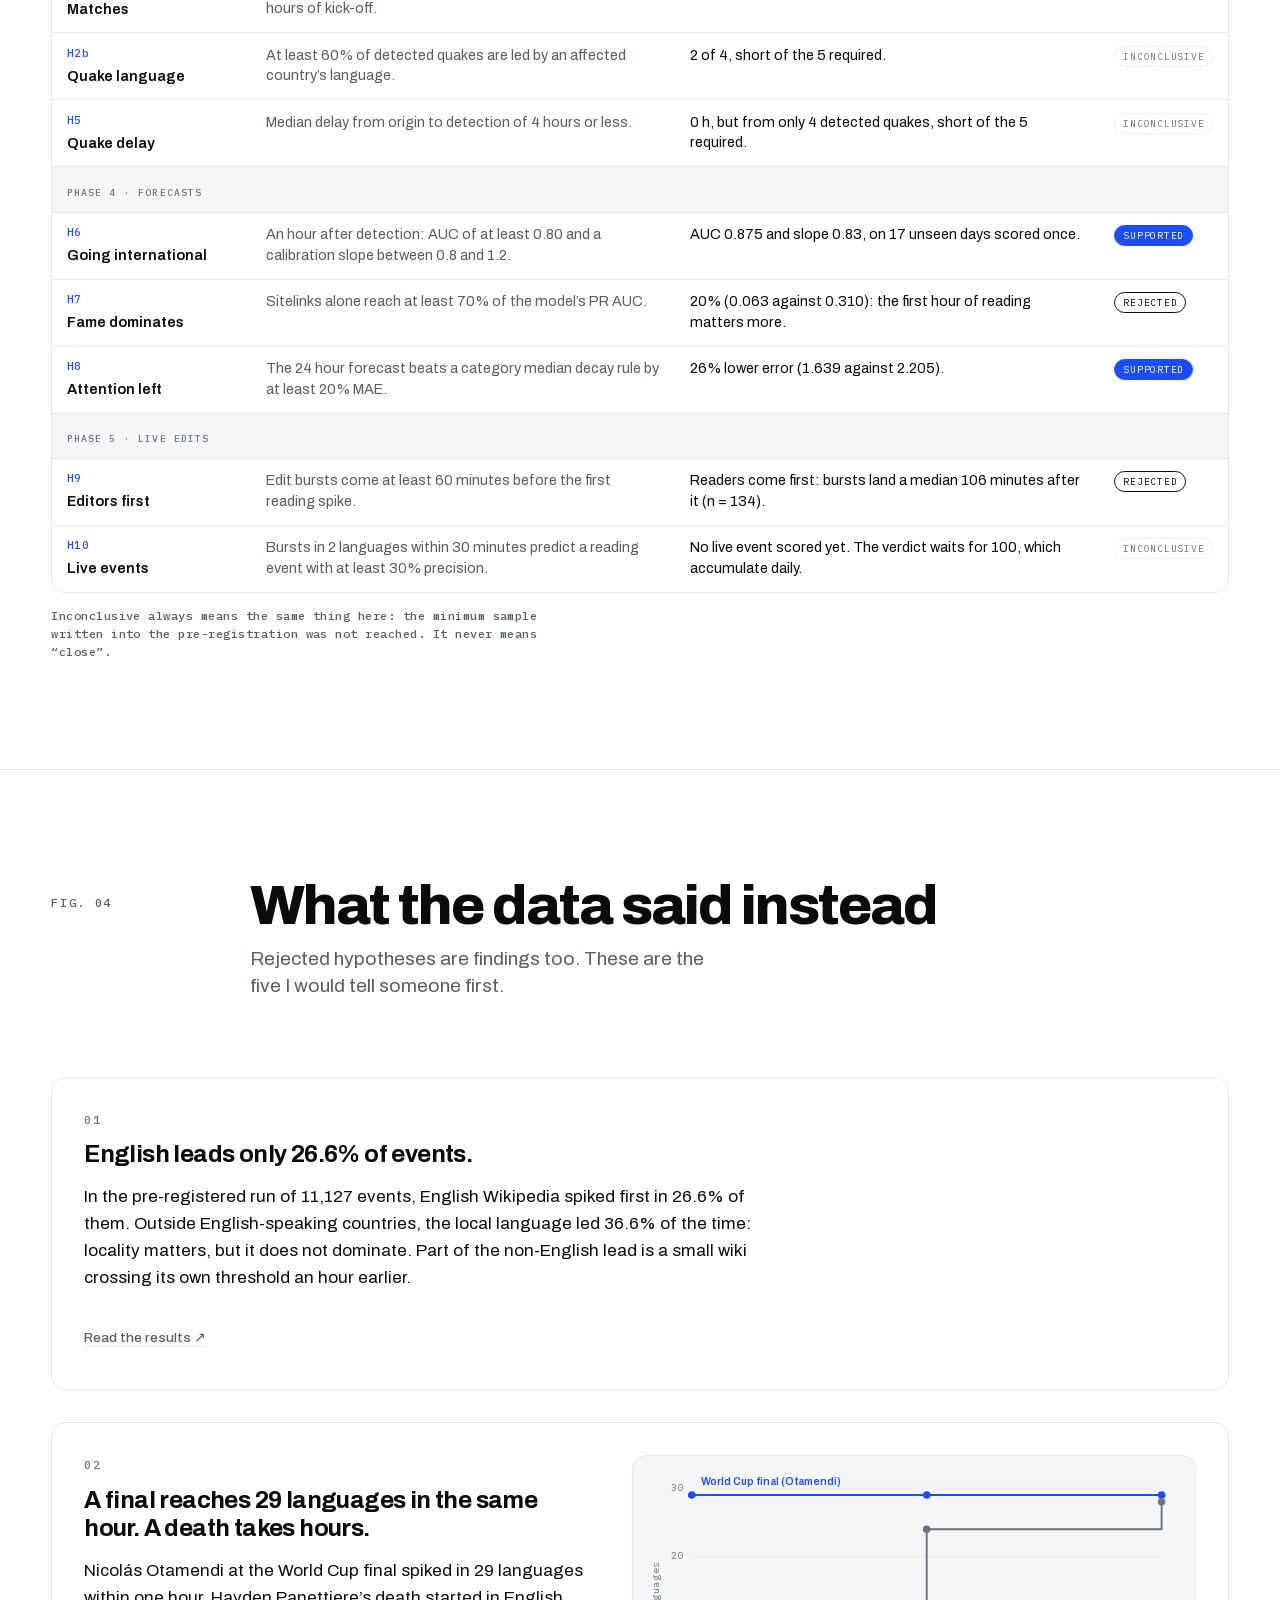
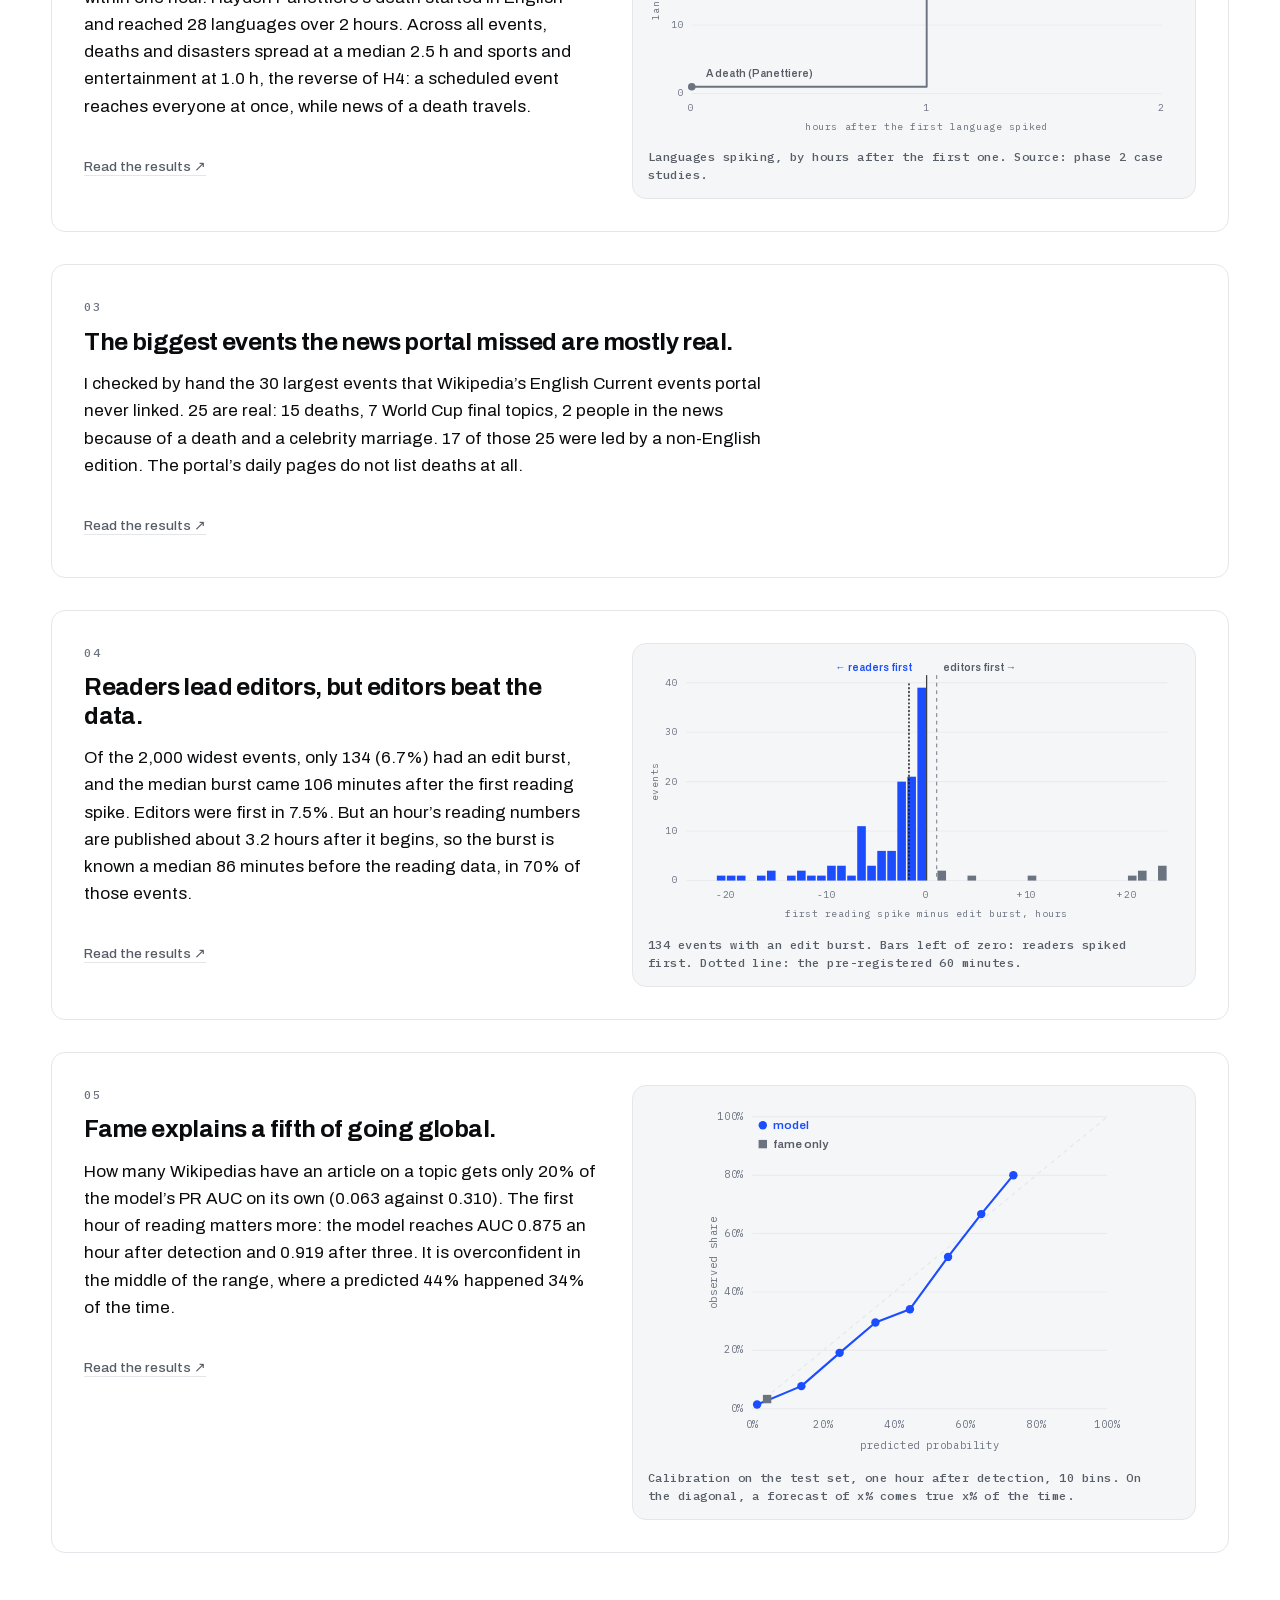
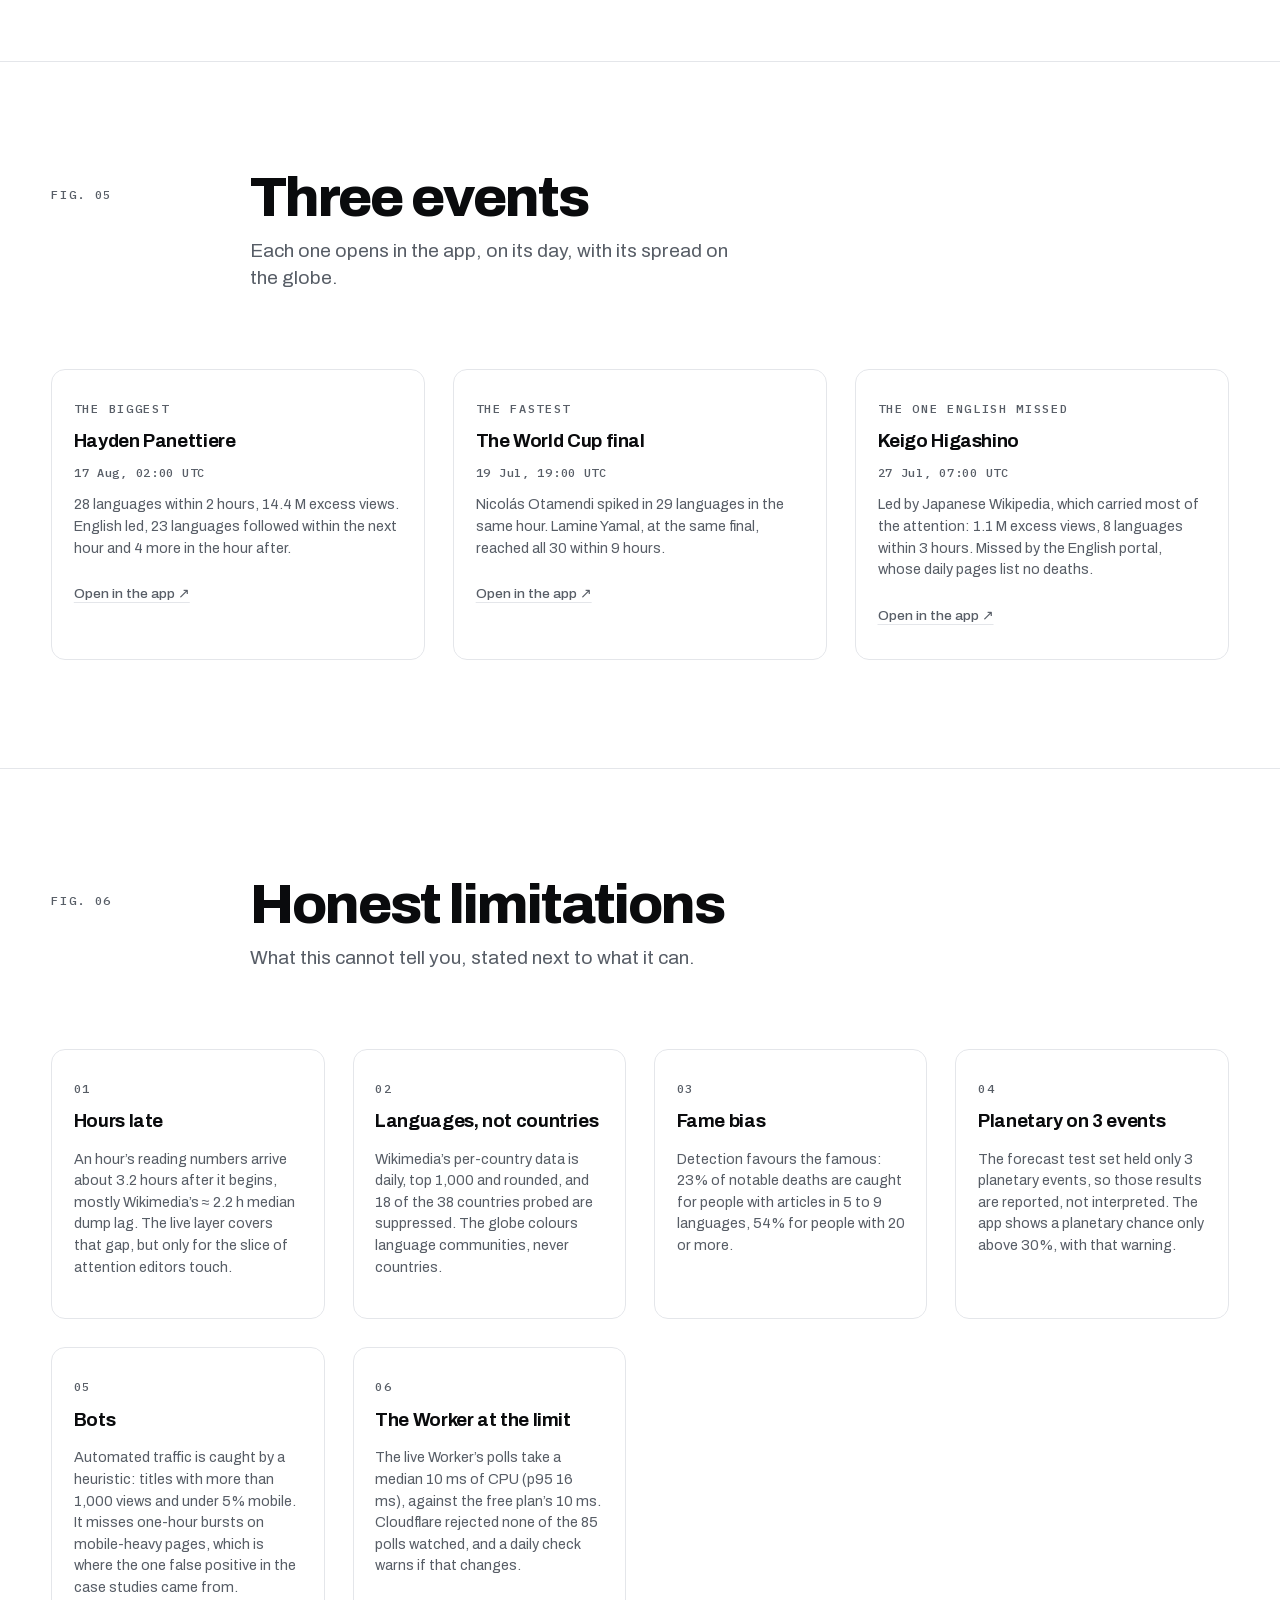
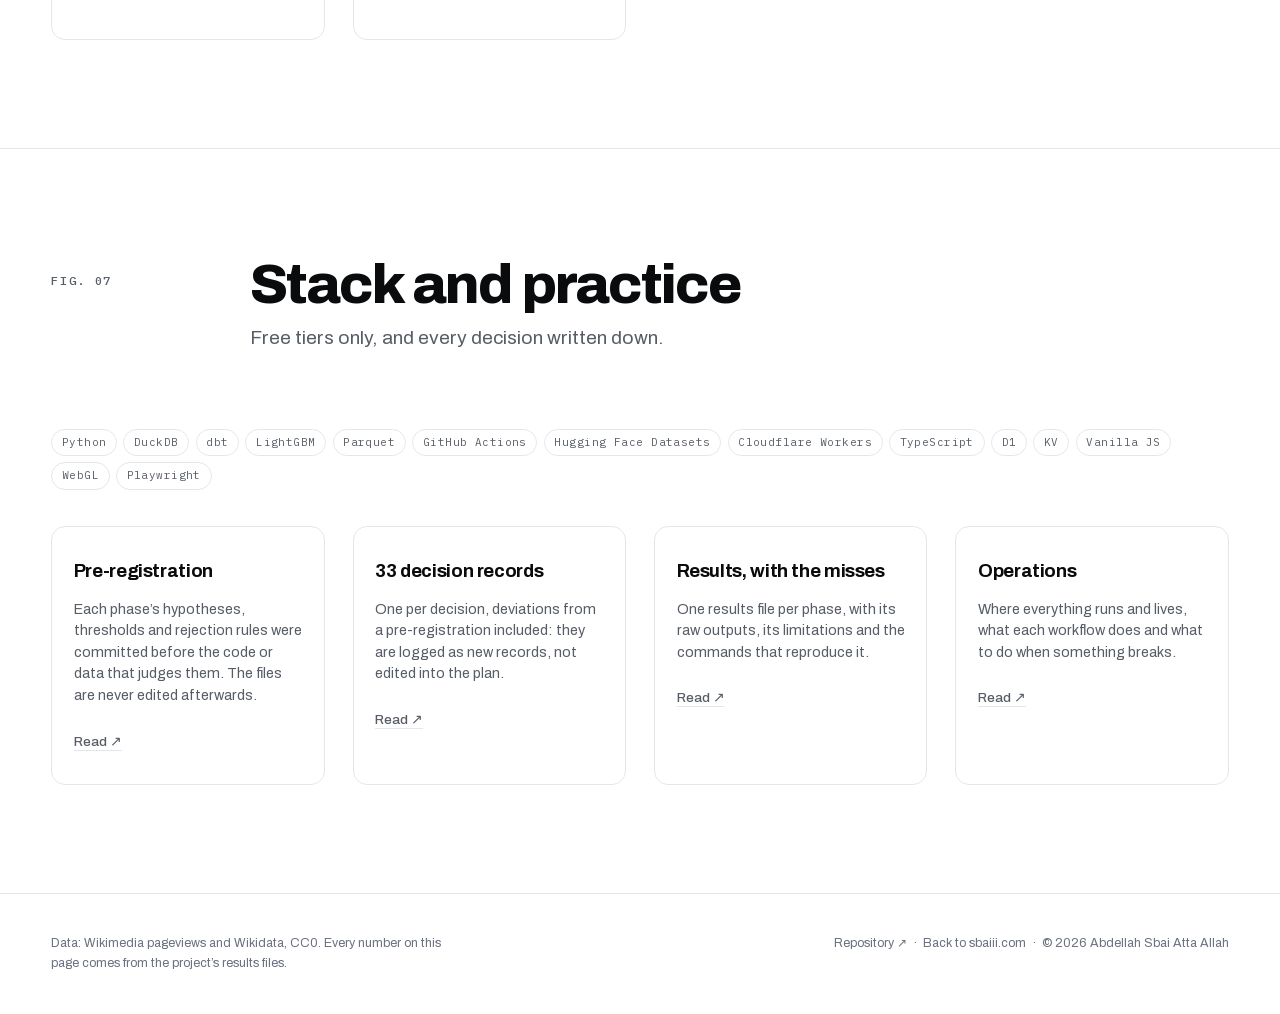
<file: projects/looked-up/index.html>
<!DOCTYPE html>
<html lang="en">

<head>
    <meta charset="UTF-8">
    <meta name="viewport" content="width=device-width, initial-scale=1.0">
    <title>Looked Up, a case study by Abdellah Sbai Atta Allah</title>
    <meta name="description"
        content="What humanity looked up today. Wikipedia across 30 languages, every hour, turned into attention events, forecasts and a live globe, with 14 pre-registered hypotheses scored honestly.">
    <meta name="author" content="Abdellah Sbai Atta Allah">
    <link rel="canonical" href="https://sbaiii.com/projects/looked-up/">

    <!-- Resolve the theme before first paint so there is no flash of the wrong one. -->
    <script>
        (function () {
            try {
                var stored = localStorage.getItem('portfolio_theme');
                if (stored) document.documentElement.setAttribute('data-theme', stored);
            } catch (e) { /* private mode: fall back to the CSS media query */ }
        })();
    </script>

    <meta property="og:url" content="https://sbaiii.com/projects/looked-up/">
    <meta property="og:type" content="article">
    <meta property="og:site_name" content="Abdellah Sbai Atta Allah">
    <meta property="og:locale" content="en_US">
    <meta property="og:locale:alternate" content="fr_FR">
    <meta property="og:locale:alternate" content="es_ES">
    <meta property="og:title" content="Looked Up: what humanity looked up today">
    <meta property="og:description"
        content="Wikipedia across 30 languages, every hour. 14 hypotheses written down first; 2 held.">
    <meta property="og:image" content="https://sbaiii.com/assets/og-image.png">
    <meta property="og:image:width" content="1200">
    <meta property="og:image:height" content="630">
    <meta property="og:image:alt" content="A career plotted as a line chart: latitude against time.">

    <meta name="twitter:card" content="summary_large_image">
    <meta name="twitter:title" content="Looked Up: what humanity looked up today">
    <meta name="twitter:description"
        content="Wikipedia across 30 languages, every hour. 14 hypotheses written down first; 2 held.">
    <meta name="twitter:image" content="https://sbaiii.com/assets/og-image.png">

    <link rel="icon" type="image/png" href="/assets/favicon.png" sizes="any">
    <link rel="apple-touch-icon" href="/assets/icon-192.png">
    <link rel="manifest" href="/site.webmanifest">
    <meta name="theme-color" content="#ffffff" media="(prefers-color-scheme: light)">
    <meta name="theme-color" content="#08090b" media="(prefers-color-scheme: dark)">

    <link rel="preload" href="/assets/fonts/archivo.woff2" as="font" type="font/woff2" crossorigin>
    <link rel="modulepreload" href="./page.js">
    <link rel="modulepreload" href="/js/chrome.js">
    <link rel="modulepreload" href="./strings.js">
    <link rel="stylesheet" href="/style.css">

    <script type="application/ld+json">
    {
        "@context": "https://schema.org",
        "@type": "Article",
        "headline": "Looked Up: what humanity looked up today",
        "description": "Wikipedia across 30 languages, every hour, turned into attention events, forecasts and a live globe.",
        "url": "https://sbaiii.com/projects/looked-up/",
        "author": {
            "@type": "Person",
            "name": "Abdellah Sbai Atta Allah",
            "url": "https://sbaiii.com/"
        },
        "isPartOf": { "@type": "WebSite", "url": "https://sbaiii.com/" }
    }
    </script>
</head>

<body>
    <a class="visually-hidden" href="#main">Skip to content</a>

    <!-- ==================== HEADER ==================== -->
    <header class="header" id="header">
        <a class="brand" href="/">Abdellah Sbai<span class="dot">.</span></a>

        <nav class="nav" id="nav" aria-label="Primary">
            <div class="nav__index">
                <a href="/#work" class="nav__back"><span class="nav__label" data-i18n="back">Back to the
                        portfolio</span></a>
                <a href="/" style="--i:0"><span class="nav__fig">fig. 00</span><span class="nav__label"
                        data-i18n="nav.home">Home</span></a>
                <a href="https://sbaiii.github.io/looked-up/" target="_blank" rel="noopener noreferrer"
                    style="--i:1"><span class="nav__fig">app</span><span class="nav__label"
                        data-i18n="nav.app">The app</span></a>
                <a href="https://github.com/Sbaiii/looked-up" target="_blank" rel="noopener noreferrer"
                    style="--i:2"><span class="nav__fig">git</span><span class="nav__label"
                        data-i18n="nav.repo">Repository</span></a>
            </div>
            <div class="nav__foot">
                <div class="nav__langs" id="nav-langs" role="group" aria-label="Language">
                    <button type="button" data-lang="en" lang="en">EN</button>
                    <button type="button" data-lang="fr" lang="fr">FR</button>
                    <button type="button" data-lang="es" lang="es">ES</button>
                </div>
            </div>
        </nav>

        <div class="controls">
            <a class="ctrl ctrl--query" href="/#work" data-i18n="back">Back to the portfolio</a>

            <div class="lang">
                <button class="lang__btn" id="lang-btn" aria-haspopup="true" aria-expanded="false"
                    aria-controls="lang-menu"><span class="visually-hidden">Language: </span><span
                        id="lang-code">EN</span></button>
                <div class="lang__menu" id="lang-menu">
                    <button data-lang="en" lang="en">English</button>
                    <button data-lang="fr" lang="fr">Français</button>
                    <button data-lang="es" lang="es">Español</button>
                </div>
            </div>

            <button class="ctrl" id="theme-toggle" aria-label="Toggle colour theme">
                <svg class="sun" width="17" height="17" viewBox="0 0 24 24" fill="none" stroke="currentColor"
                    stroke-width="2" stroke-linecap="round" aria-hidden="true">
                    <circle cx="12" cy="12" r="4.5" />
                    <path d="M12 2v2M12 20v2M4.9 4.9l1.4 1.4M17.7 17.7l1.4 1.4M2 12h2M20 12h2M4.9 19.1l1.4-1.4M17.7 6.3l1.4-1.4" />
                </svg>
                <svg class="moon" width="17" height="17" viewBox="0 0 24 24" fill="none" stroke="currentColor"
                    stroke-width="2" stroke-linecap="round" stroke-linejoin="round" aria-hidden="true">
                    <path d="M21 12.79A9 9 0 1 1 11.21 3 7 7 0 0 0 21 12.79z" />
                </svg>
            </button>

            <button class="menu-btn" id="menu-btn" aria-label="Open menu" aria-expanded="false" aria-controls="nav">
                <span aria-hidden="true"></span><span aria-hidden="true"></span><span aria-hidden="true"></span>
            </button>
        </div>
    </header>

    <main id="main">
        <!-- ==================== fig. 00  HERO ==================== -->
        <section class="wrap cs-hero" id="top">
            <div class="masthead__fig">
                <span class="meta" data-i18n="hero.fig">fig. 00</span>
                <span class="meta" data-i18n="hero.kicker">Case study</span>
                <span class="badge badge--done" data-i18n="hero.status">Live</span>
            </div>

            <h1 class="cs-hero__title" data-i18n="hero.title">Looked Up</h1>
            <p class="cs-hero__subtitle" data-i18n="hero.subtitle">What humanity looked up today.</p>
            <!-- 30 languages: config/languages.yml (top_n: 30) -->
            <p class="cs-hero__hook" data-i18n="hero.hook">Wikipedia across 30 languages, every hour, turned into attention events, forecasts and a live globe.</p>
            <!-- 30: config/languages.yml · every hour: docs/ops.md (hourly.yml) · 14 hypotheses: docs/analysis/phase2_results.md,
                 phase2b_results.md, phase4_results.md, phase5_results.md · €0: docs/adr/0002-storage-and-compute.md -->
            <p class="meta cs-hero__meta" data-i18n="hero.meta">30 languages · updated every hour · 14 pre-registered hypotheses · €0</p>

            <div class="case__tags" style="margin-top:1.5rem">
                <span class="tool">Python</span><span class="tool">DuckDB</span><span class="tool">dbt</span><span
                    class="tool">LightGBM</span><span class="tool">TypeScript</span><span class="tool">Cloudflare
                    Workers</span><span class="tool">GitHub Actions</span>
            </div>

            <div class="cs-hero__actions">
                <a class="btn btn--primary" href="https://sbaiii.github.io/looked-up/" target="_blank"
                    rel="noopener noreferrer" data-i18n="hero.app">Open the app ↗</a>
                <a class="btn btn--ghost" href="https://github.com/Sbaiii/looked-up" target="_blank"
                    rel="noopener noreferrer" data-i18n="hero.repo">GitHub ↗</a>
                <a class="btn btn--text" href="https://huggingface.co/datasets/Sbaiiiiii/looked-up" target="_blank"
                    rel="noopener noreferrer" data-i18n="hero.dataset">Dataset ↗</a>
                <a class="btn btn--text" href="/#work" data-i18n="back">Back to the portfolio</a>
            </div>
        </section>

        <!-- ==================== fig. 01  THE QUESTION ==================== -->
        <section class="wrap fig" id="question">
            <div class="fig__head reveal">
                <div class="fig__label"><span class="meta" data-i18n="question.fig">fig. 01</span></div>
                <div>
                    <h2 class="fig__title" data-i18n="question.title">The question</h2>
                </div>
            </div>
            <aside class="takeaway reveal">
                <p class="takeaway__text" data-i18n="question.ask">Can we see what the world pays attention to, hour by hour, across languages, from public data, for free?</p>
            </aside>
            <div class="cs-prose reveal">
                <!-- more than 300 language editions: README.md -->
                <p data-i18n="question.p1"></p>
                <!-- about 3.2 hours: docs/analysis/phase5_results.md -->
                <p data-i18n="question.p2"></p>
                <p data-i18n="question.p3"></p>
            </div>
        </section>

        <!-- ==================== fig. 02  WHAT I BUILT ==================== -->
        <section class="wrap fig" id="built">
            <div class="fig__head reveal">
                <div class="fig__label"><span class="meta" data-i18n="built.fig">fig. 02</span></div>
                <div>
                    <h2 class="fig__title" data-i18n="built.title">What I built</h2>
                    <p class="fig__standfirst" data-i18n="built.standfirst"></p>
                </div>
            </div>

            <figure class="lu-shots reveal">
                <div class="lu-shots__row">
                    <picture class="lu-shot lu-shot--desktop">
                        <source type="image/webp" sizes="(max-width: 560px) 66vw, 900px"
                            srcset="/assets/projects/looked-up/desktop-today-760.webp 760w, /assets/projects/looked-up/desktop-today.webp 1440w">
                        <img src="/assets/projects/looked-up/desktop-today.jpg" width="1440" height="900"
                            loading="lazy" decoding="async" data-i18n-attr="alt:built.shotDesktopAlt"
                            alt="The Looked Up app on a desktop screen, with the editors strip, the headline event and a world map.">
                    </picture>
                    <picture class="lu-shot lu-shot--phone">
                        <source type="image/webp" sizes="(max-width: 560px) 28vw, 260px"
                            srcset="/assets/projects/looked-up/phone-today-300.webp 300w, /assets/projects/looked-up/phone-today.webp 780w">
                        <img src="/assets/projects/looked-up/phone-today.jpg" width="780" height="1688"
                            loading="lazy" decoding="async" data-i18n-attr="alt:built.shotPhoneAlt"
                            alt="The same front page on a phone.">
                    </picture>
                </div>
                <figcaption class="meta ch-caption" data-i18n="built.shotsCaption"></figcaption>
            </figure>

            <h3 class="lu-sub reveal" data-i18n="built.archTitle">Architecture</h3>
            <figure class="ch-plate reveal">
                <div class="pipeline lu-arch" id="architecture"></div>
                <figcaption class="meta ch-caption" data-i18n="built.archCaption"></figcaption>
            </figure>

            <h3 class="lu-sub reveal" data-i18n="built.numbersTitle">In numbers</h3>
            <!-- Sources, in order: config/languages.yml (rank 30, cumulative_share_of_candidates 0.9851);
                 docs/feasibility.md (≈ 55 MB gz per hour); docs/data_model.md (≈ 16 GB a year);
                 docs/adr/0021-product-tiers.md (37,386 events in 84 days, 124 planetary);
                 docs/ops.md (hourly.yml); docs/adr/0002-storage-and-compute.md (budget €0). -->
            <div class="figures lu-numbers reveal" id="numbers"></div>

            <h3 class="lu-sub reveal" data-i18n="built.speedsTitle">Three speeds</h3>
            <!-- every 6 minutes: docs/adr/0033-live-state-in-d1.md, docs/ops.md · 2 languages within 6 h, 28 day
                 baseline: README.md · 5 languages, next 24 h: docs/analysis/phase4_results.md -->
            <div class="qgrid" id="speeds"></div>
        </section>

        <!-- ==================== fig. 03  THE SCORECARD ==================== -->
        <section class="wrap fig" id="scorecard-section">
            <div class="fig__head reveal">
                <div class="fig__label"><span class="meta" data-i18n="score.fig">fig. 03</span></div>
                <div>
                    <h2 class="fig__title" data-i18n="score.title">The scorecard</h2>
                    <p class="fig__standfirst" data-i18n="score.standfirst"></p>
                </div>
            </div>
            <!-- H1 to H4: docs/analysis/phase2_results.md · H1b-1 to H5: docs/analysis/phase2b_results.md ·
                 H6 to H8: docs/analysis/phase4_results.md · H9, H10: docs/analysis/phase5_results.md -->
            <div class="reveal" id="scorecard"></div>
        </section>

        <!-- ==================== fig. 04  FINDINGS ==================== -->
        <section class="wrap fig" id="findings-section">
            <div class="fig__head reveal">
                <div class="fig__label"><span class="meta" data-i18n="findings.fig">fig. 04</span></div>
                <div>
                    <h2 class="fig__title" data-i18n="findings.title">What the data said instead</h2>
                    <p class="fig__standfirst" data-i18n="findings.standfirst"></p>
                </div>
            </div>
            <!-- 01 to 03: docs/analysis/phase2_results.md · 04: docs/analysis/phase5_results.md and phase5_h9.csv ·
                 05: docs/analysis/phase4_results.md and phase4_metrics.json -->
            <div class="rstack" id="findings"></div>
        </section>

        <!-- ==================== fig. 05  THREE EVENTS ==================== -->
        <section class="wrap fig" id="events-section">
            <div class="fig__head reveal">
                <div class="fig__label"><span class="meta" data-i18n="events.fig">fig. 05</span></div>
                <div>
                    <h2 class="fig__title" data-i18n="events.title">Three events</h2>
                    <p class="fig__standfirst" data-i18n="events.standfirst"></p>
                </div>
            </div>
            <!-- All three: docs/analysis/phase2_results.md (case studies 1, 2 and 4) -->
            <div class="dgrid" id="events"></div>
        </section>

        <!-- ==================== fig. 06  LIMITATIONS ==================== -->
        <section class="wrap fig" id="limits-section">
            <div class="fig__head reveal">
                <div class="fig__label"><span class="meta" data-i18n="limits.fig">fig. 06</span></div>
                <div>
                    <h2 class="fig__title" data-i18n="limits.title">Honest limitations</h2>
                    <p class="fig__standfirst" data-i18n="limits.standfirst"></p>
                </div>
            </div>
            <!-- In order: docs/analysis/phase5_results.md (3.2 h, 2.2 h); docs/feasibility.md (18 of 38);
                 docs/analysis/phase2b_results.md (23%, 54%); docs/analysis/phase4_results.md (3 events, 30%);
                 docs/adr/0006 (1,000 views, 5% mobile); docs/adr/0033 and docs/ops.md (10 ms, p95 16 ms, 85 polls) -->
            <div class="dgrid" id="limits"></div>
        </section>

        <!-- ==================== fig. 07  STACK AND PRACTICE ==================== -->
        <section class="wrap fig" id="practice-section">
            <div class="fig__head reveal">
                <div class="fig__label"><span class="meta" data-i18n="stack.fig">fig. 07</span></div>
                <div>
                    <h2 class="fig__title" data-i18n="stack.title">Stack and practice</h2>
                    <p class="fig__standfirst" data-i18n="stack.standfirst"></p>
                </div>
            </div>
            <div class="case__tags lu-stack reveal">
                <span class="tool">Python</span><span class="tool">DuckDB</span><span class="tool">dbt</span><span
                    class="tool">LightGBM</span><span class="tool">Parquet</span><span class="tool">GitHub
                    Actions</span><span class="tool">Hugging Face Datasets</span><span class="tool">Cloudflare
                    Workers</span><span class="tool">TypeScript</span><span class="tool">D1</span><span
                    class="tool">KV</span><span class="tool">Vanilla JS</span><span class="tool">WebGL</span><span
                    class="tool">Playwright</span>
            </div>
            <!-- 33 decision records: docs/adr/ (0001 to 0033) -->
            <div class="dgrid" id="practice"></div>
        </section>
    </main>

    <footer class="wrap colophon">
        <p data-i18n="footer.note">Data: Wikimedia pageviews and Wikidata, CC0.</p>
        <p>
            <a href="https://github.com/Sbaiii/looked-up" target="_blank" rel="noopener noreferrer"
                data-i18n="footer.repo">Repository ↗</a>
            &nbsp;·&nbsp;
            <a href="/" data-i18n="footer.home">Back to sbaiii.com</a>
            &nbsp;·&nbsp;
            © <span id="year">2026</span> Abdellah Sbai Atta Allah
        </p>
    </footer>

    <script type="module" src="./page.js"></script>
</body>

</html>
</file>
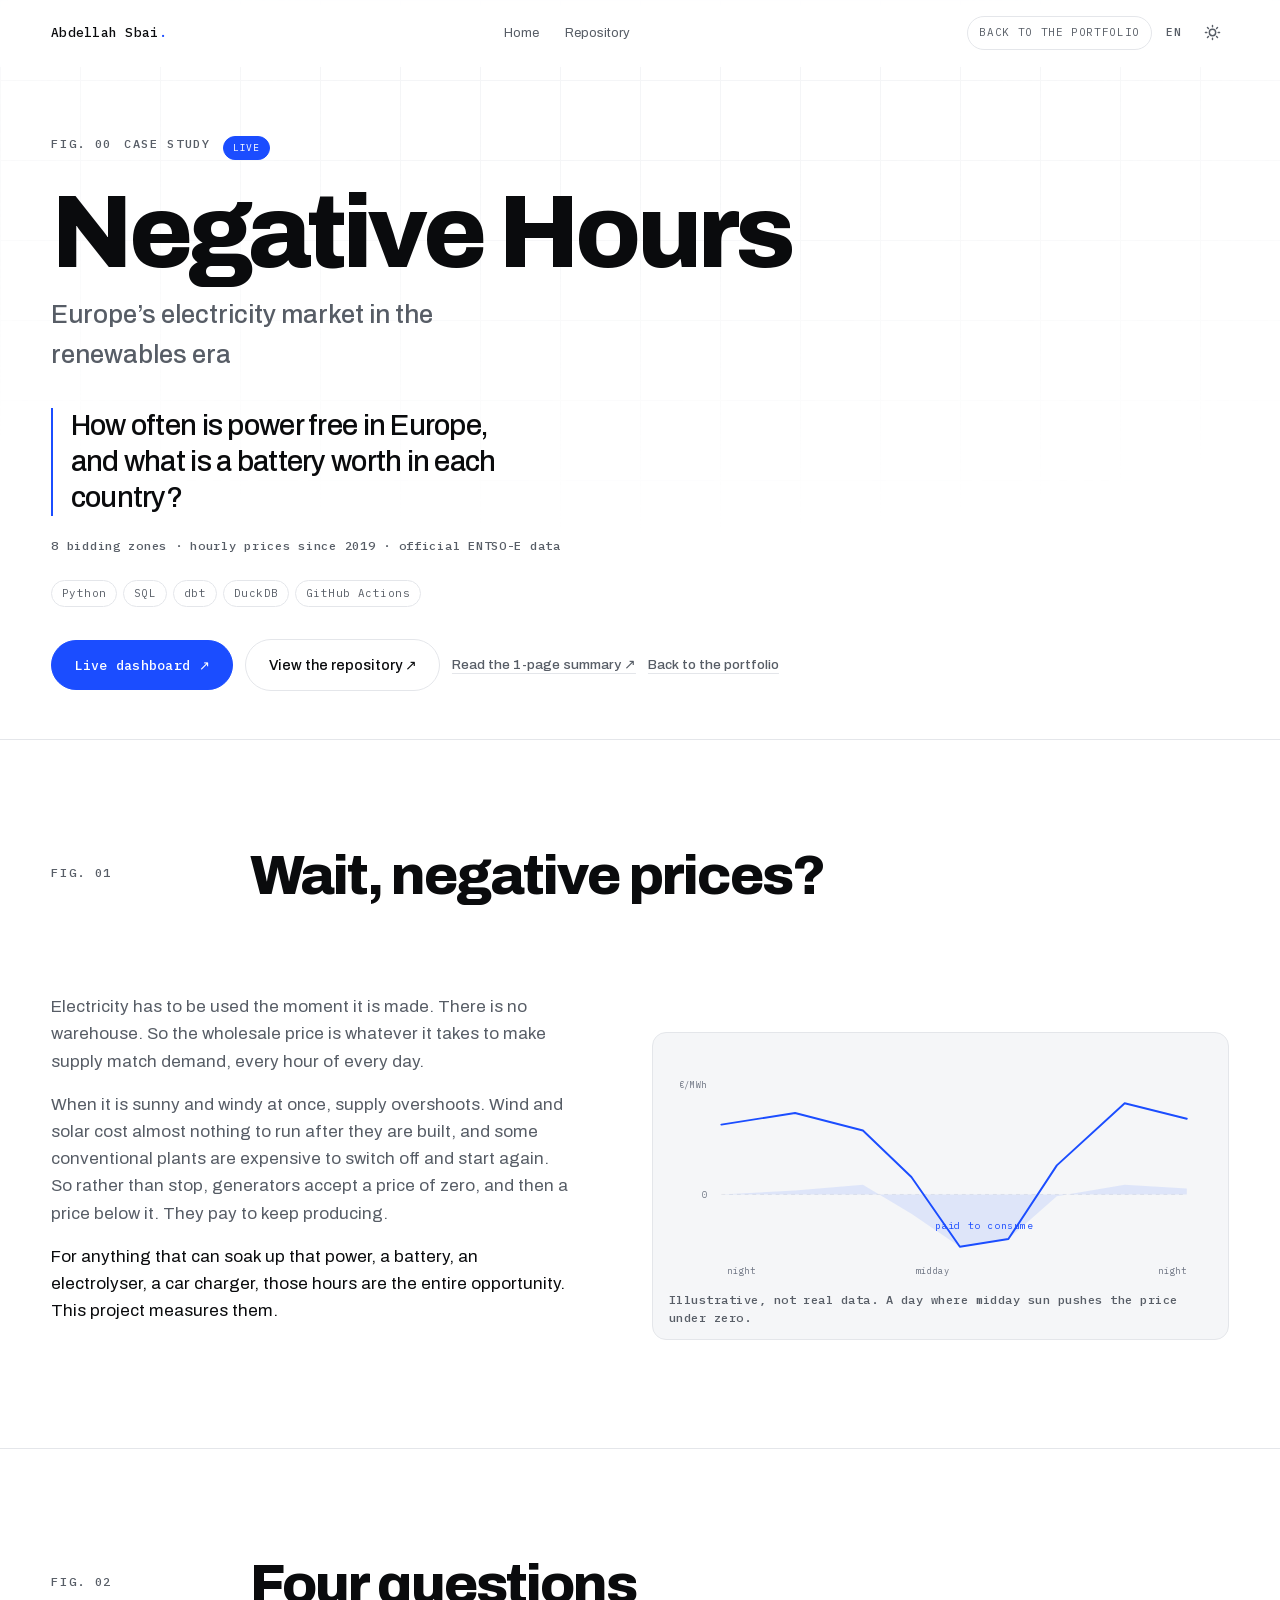
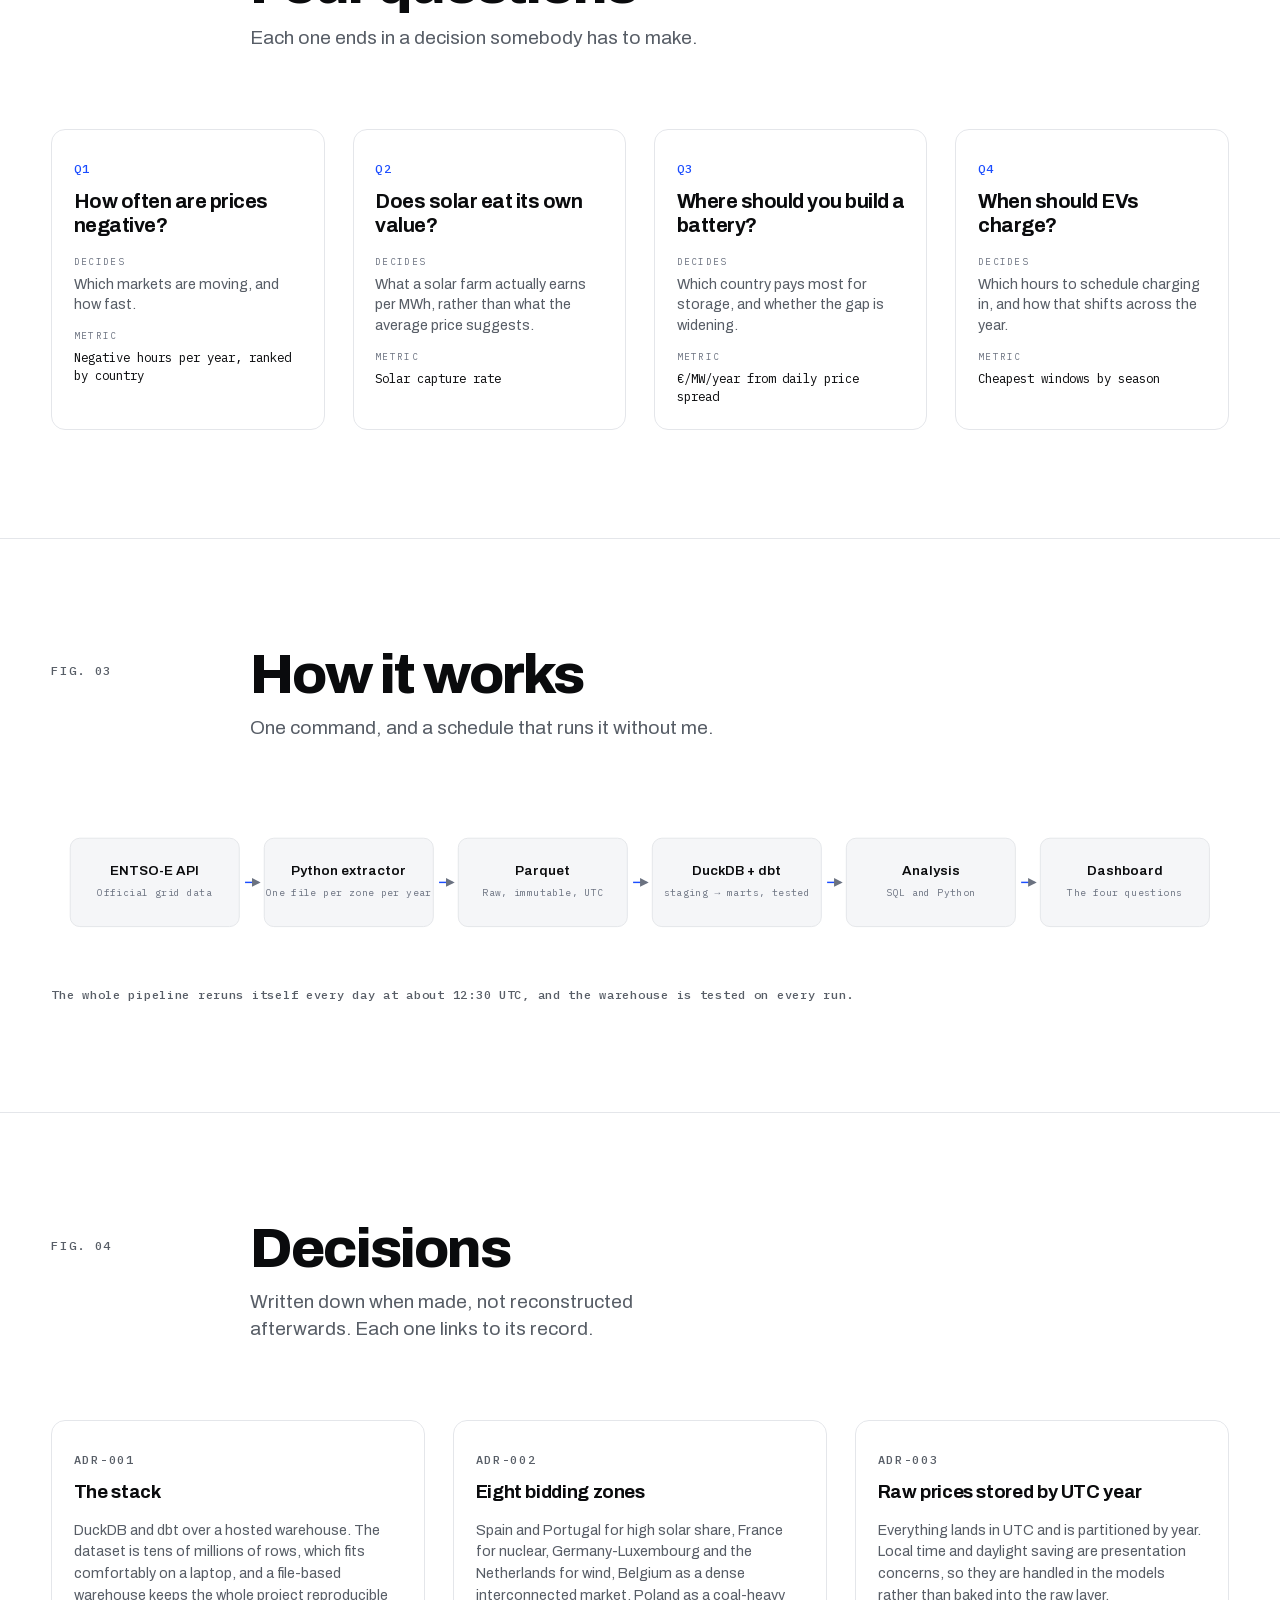
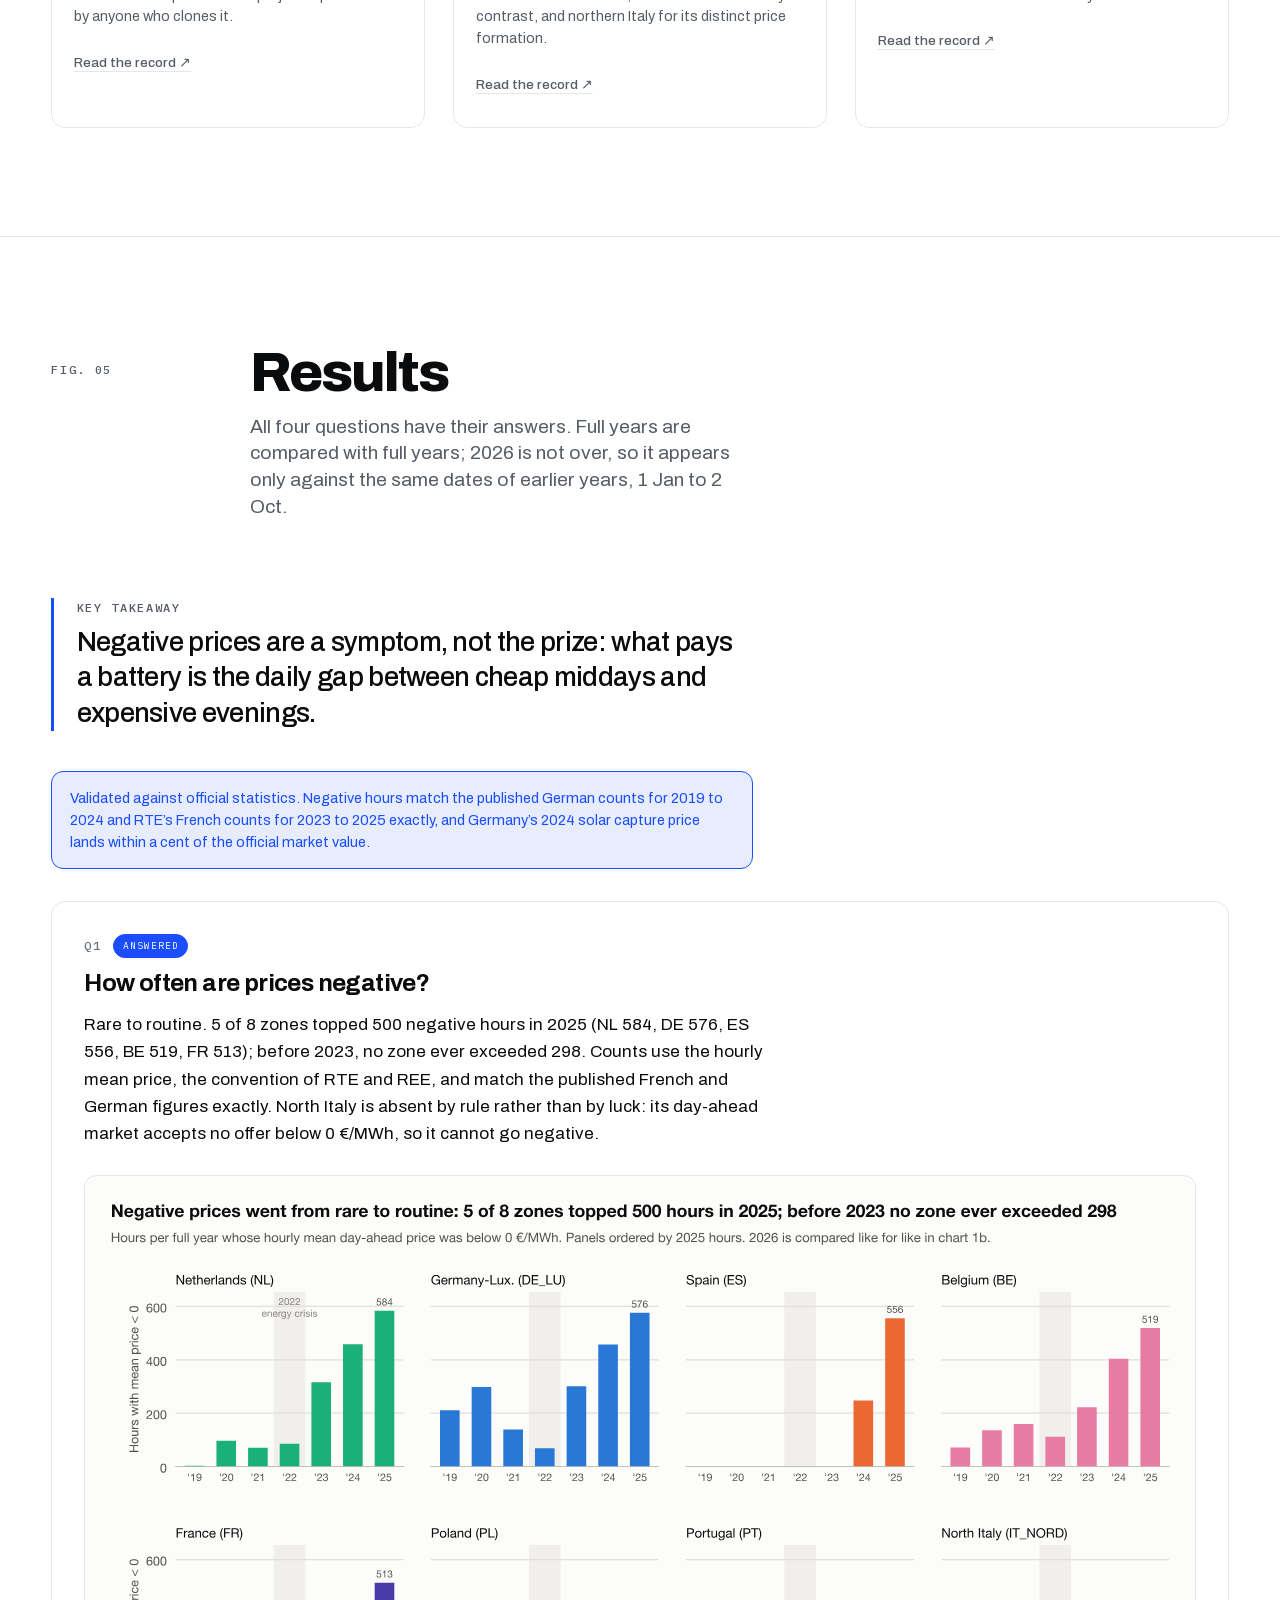
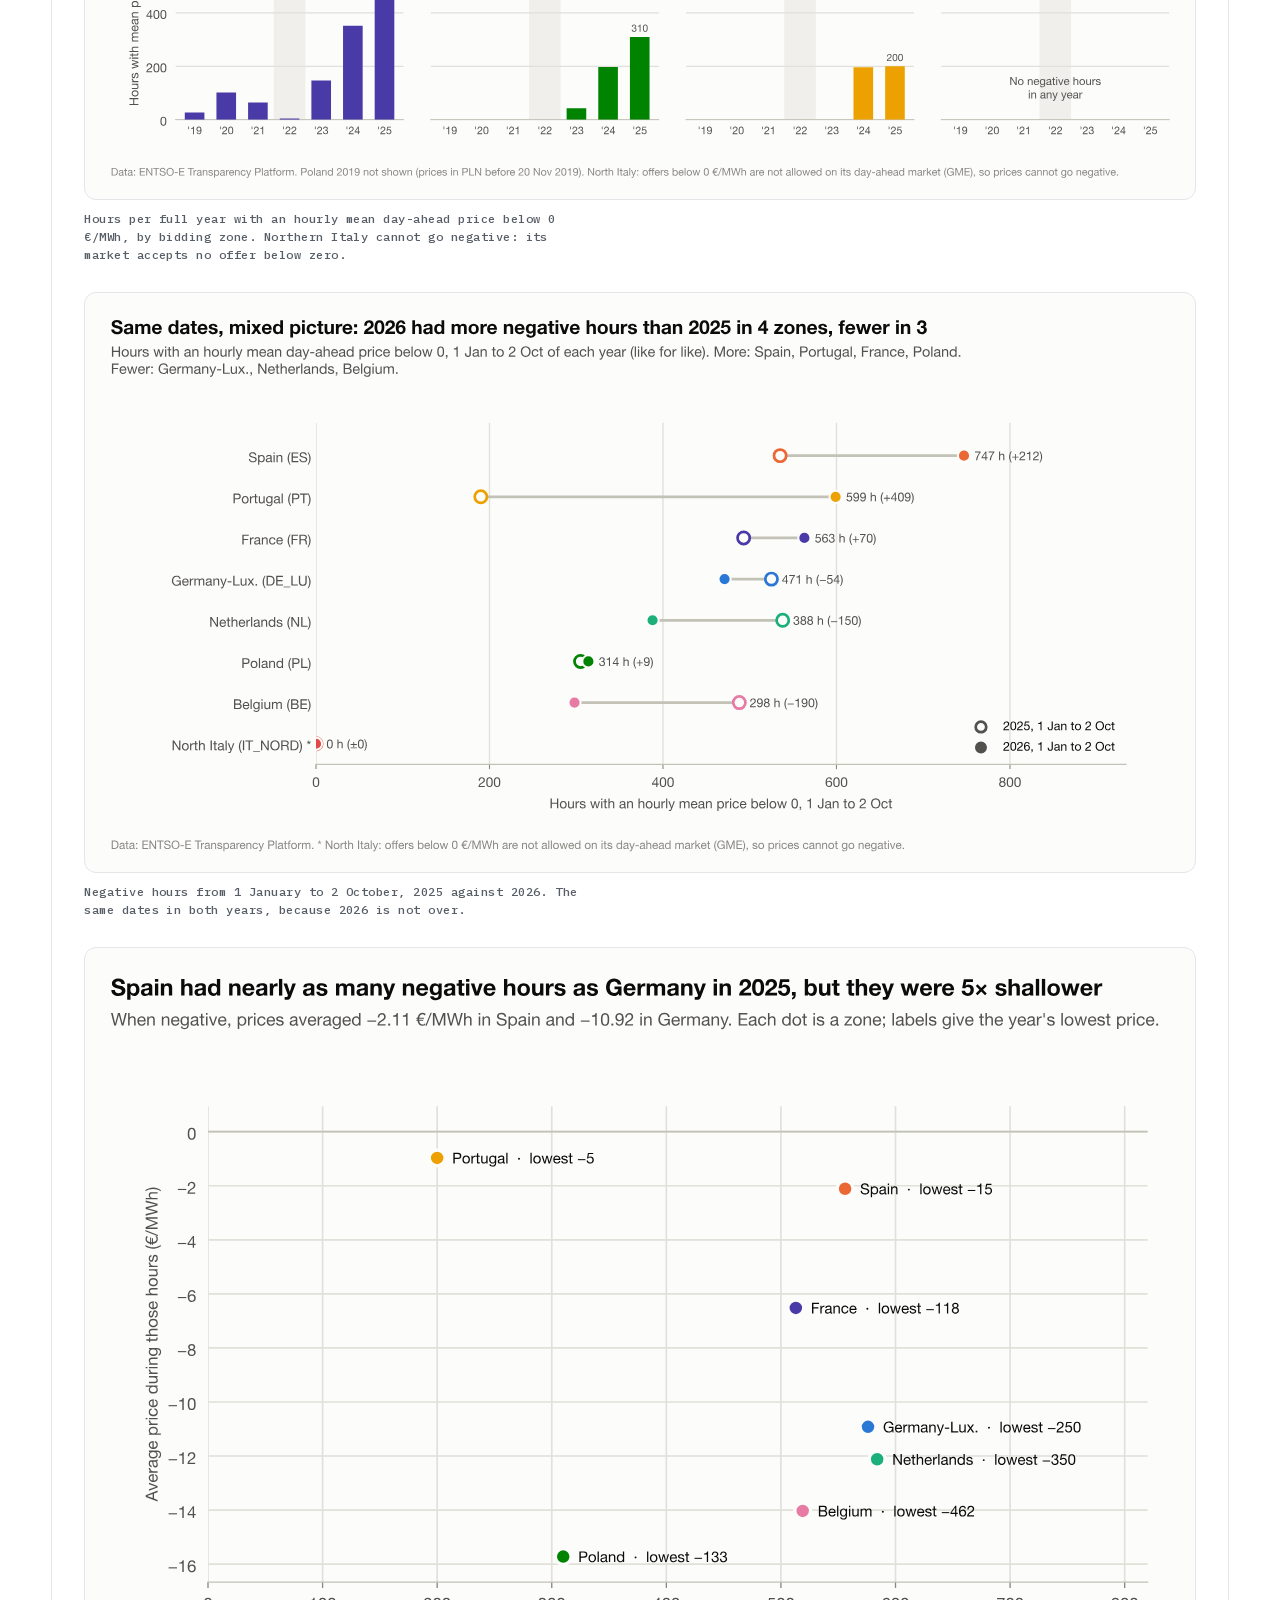
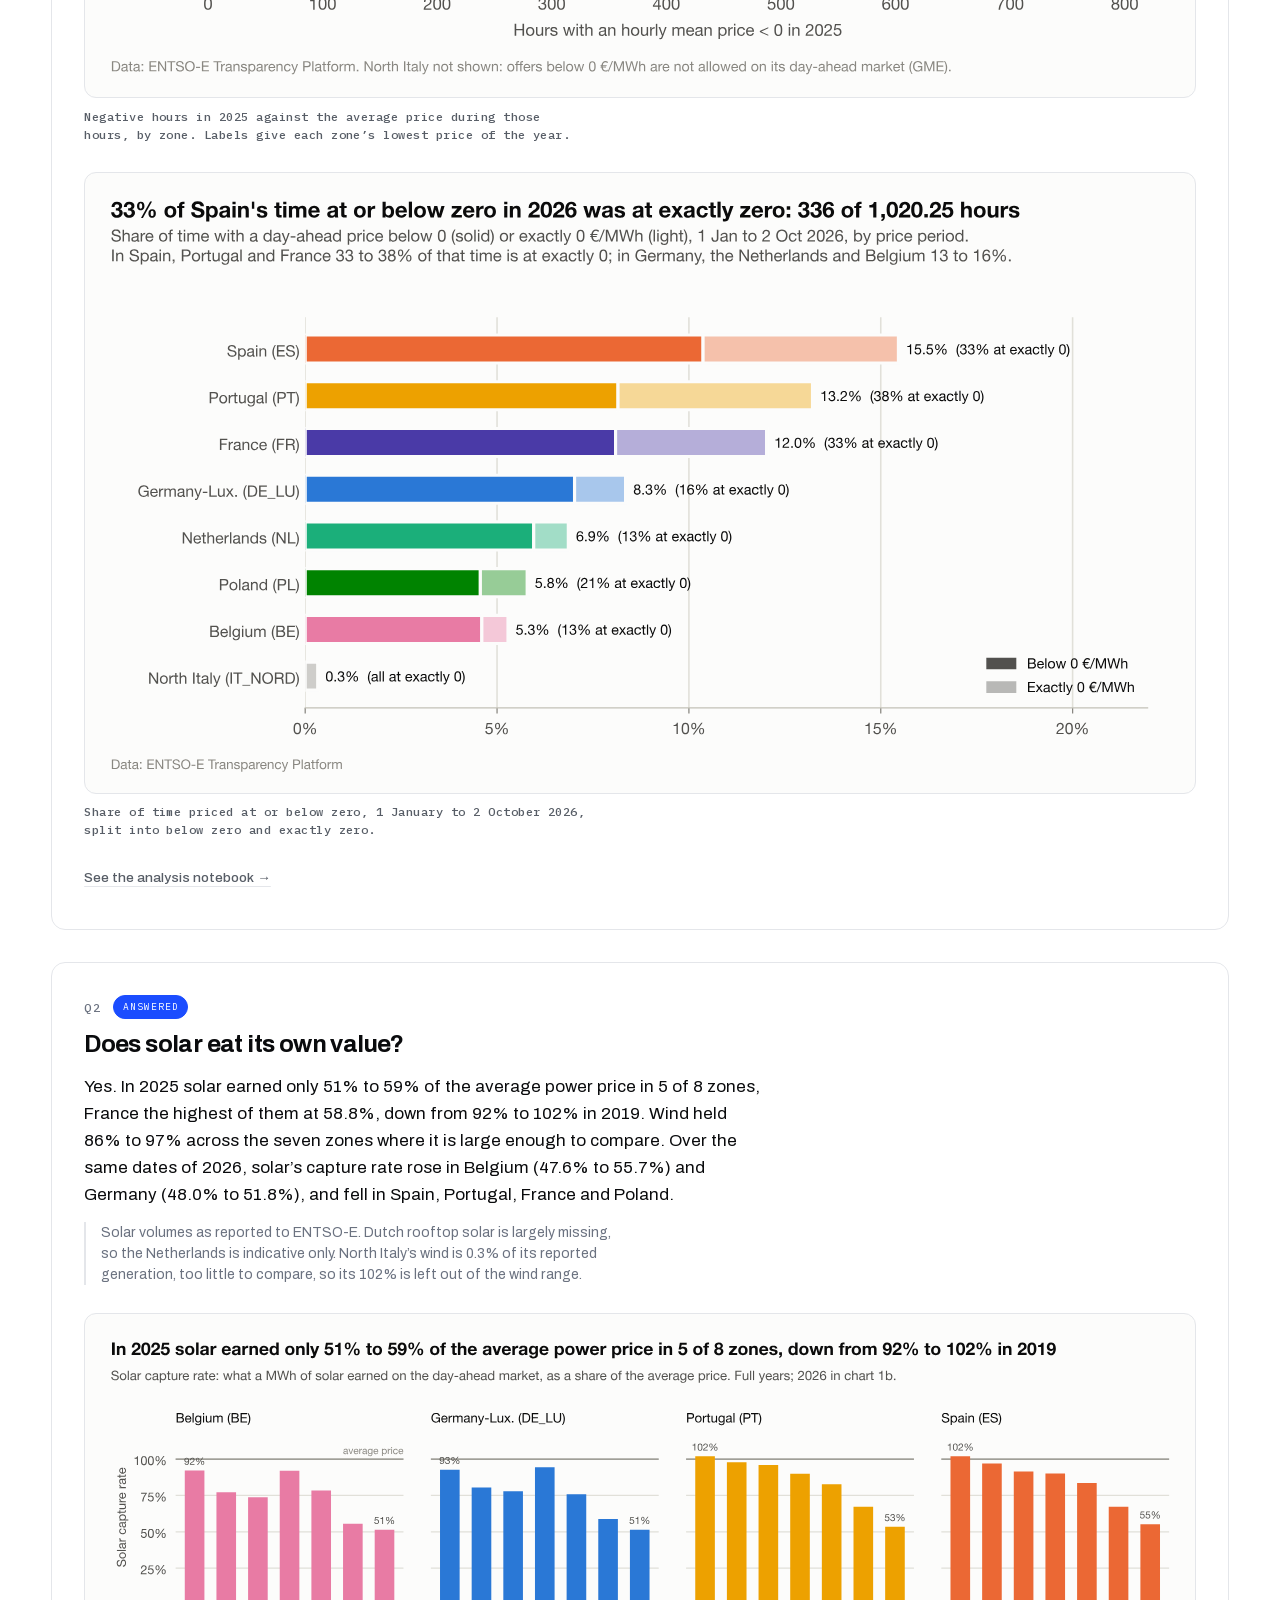
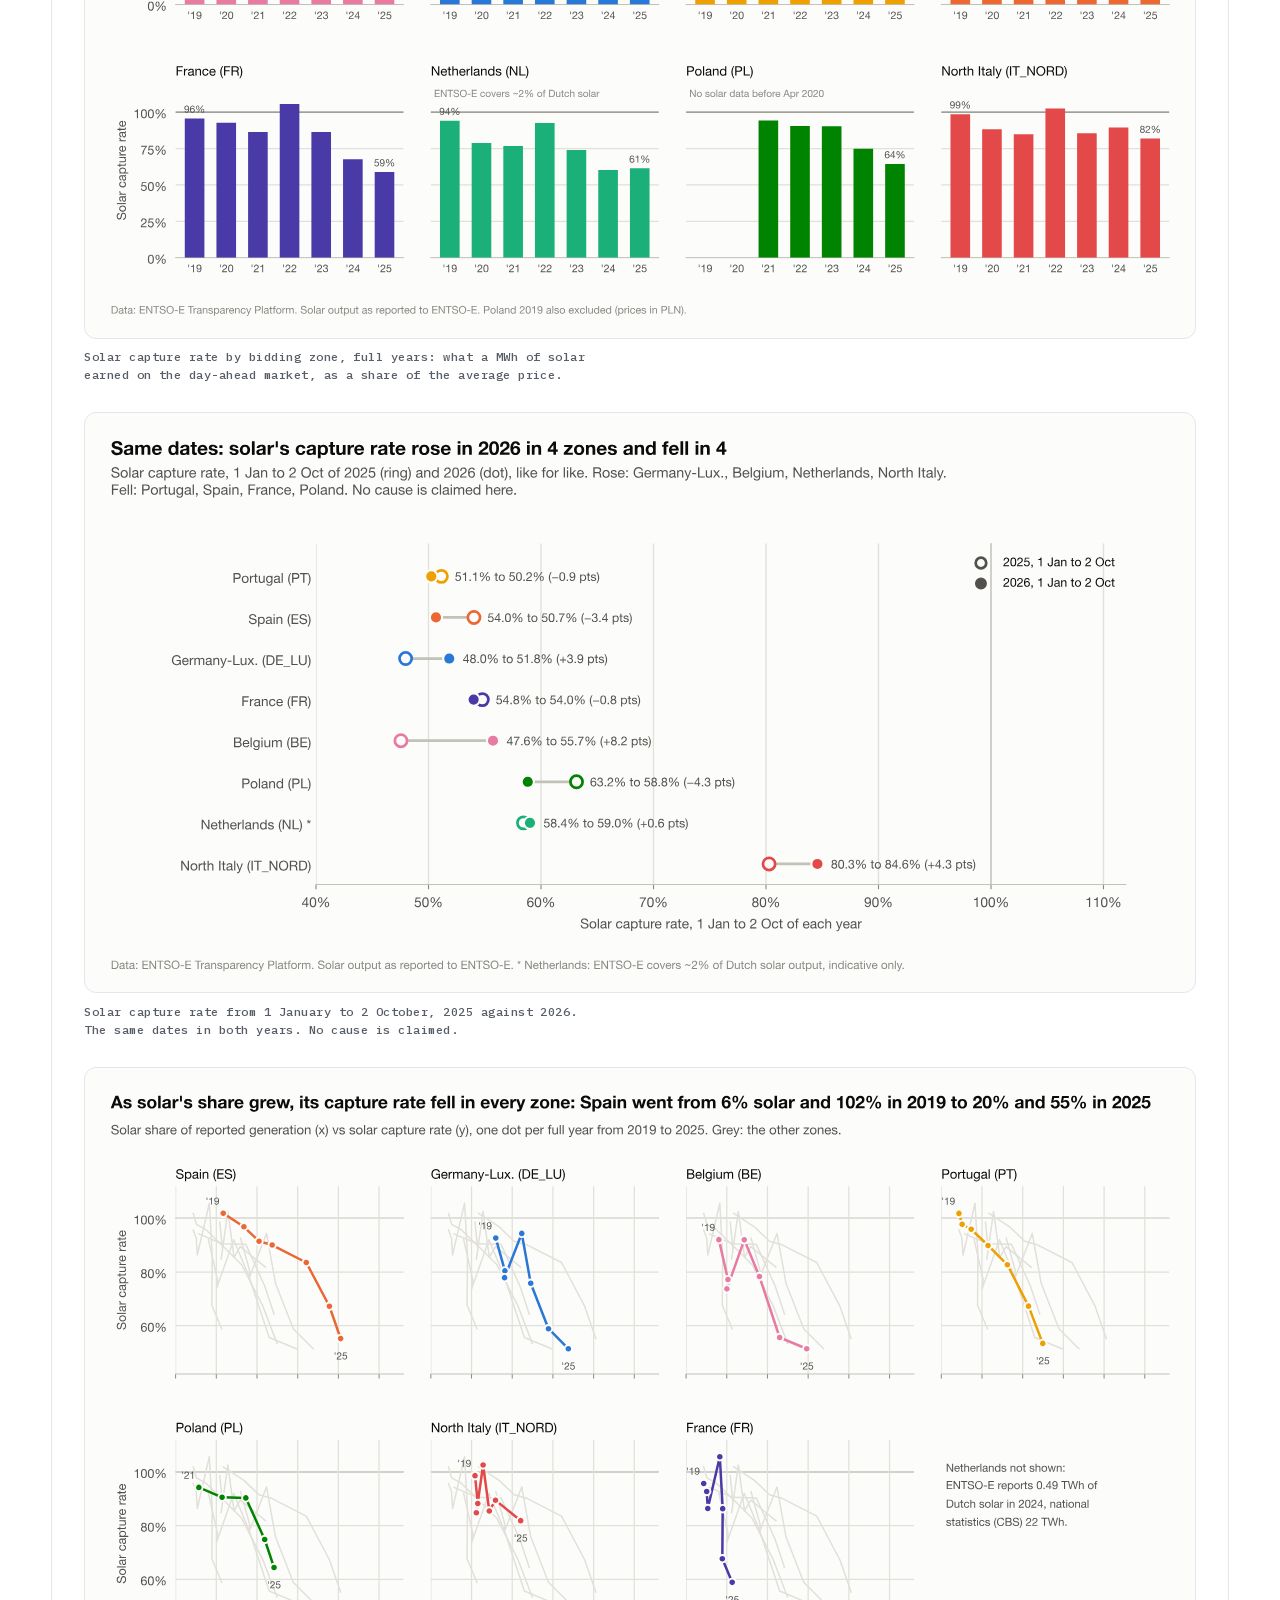
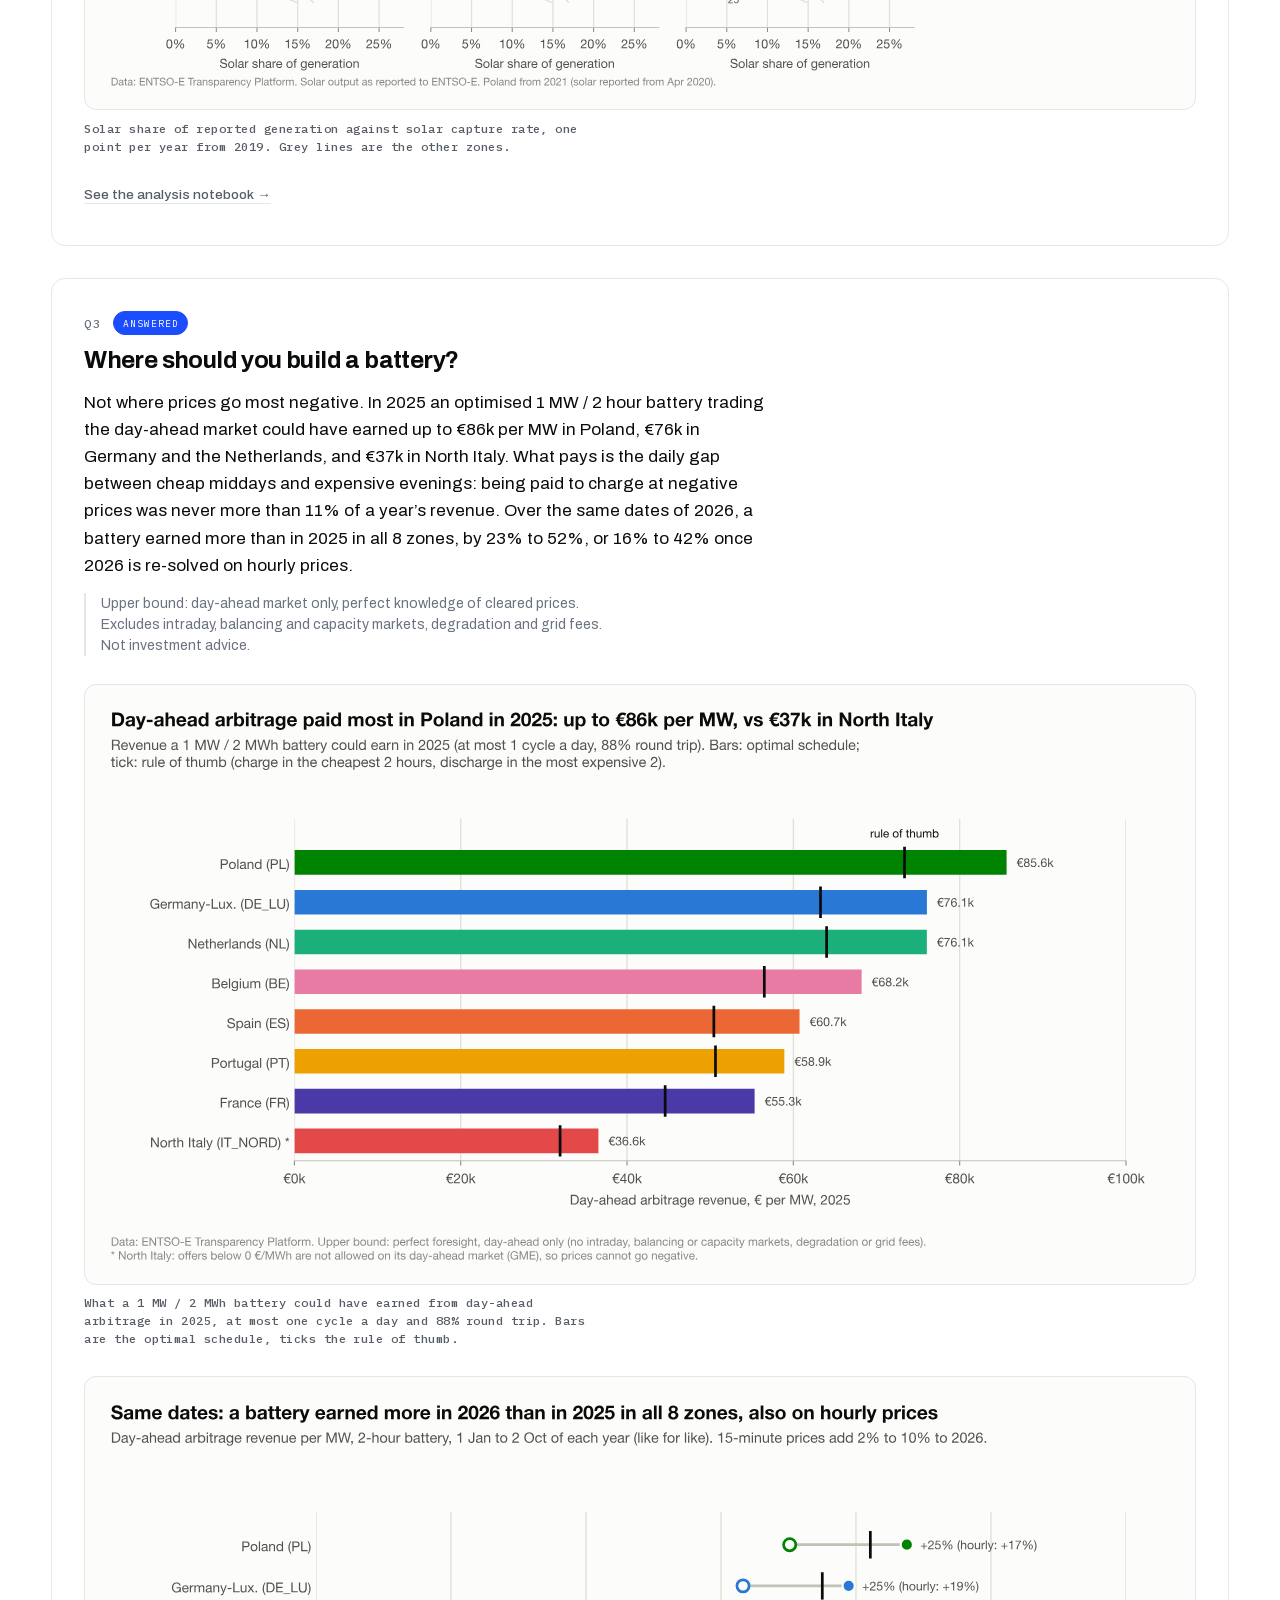
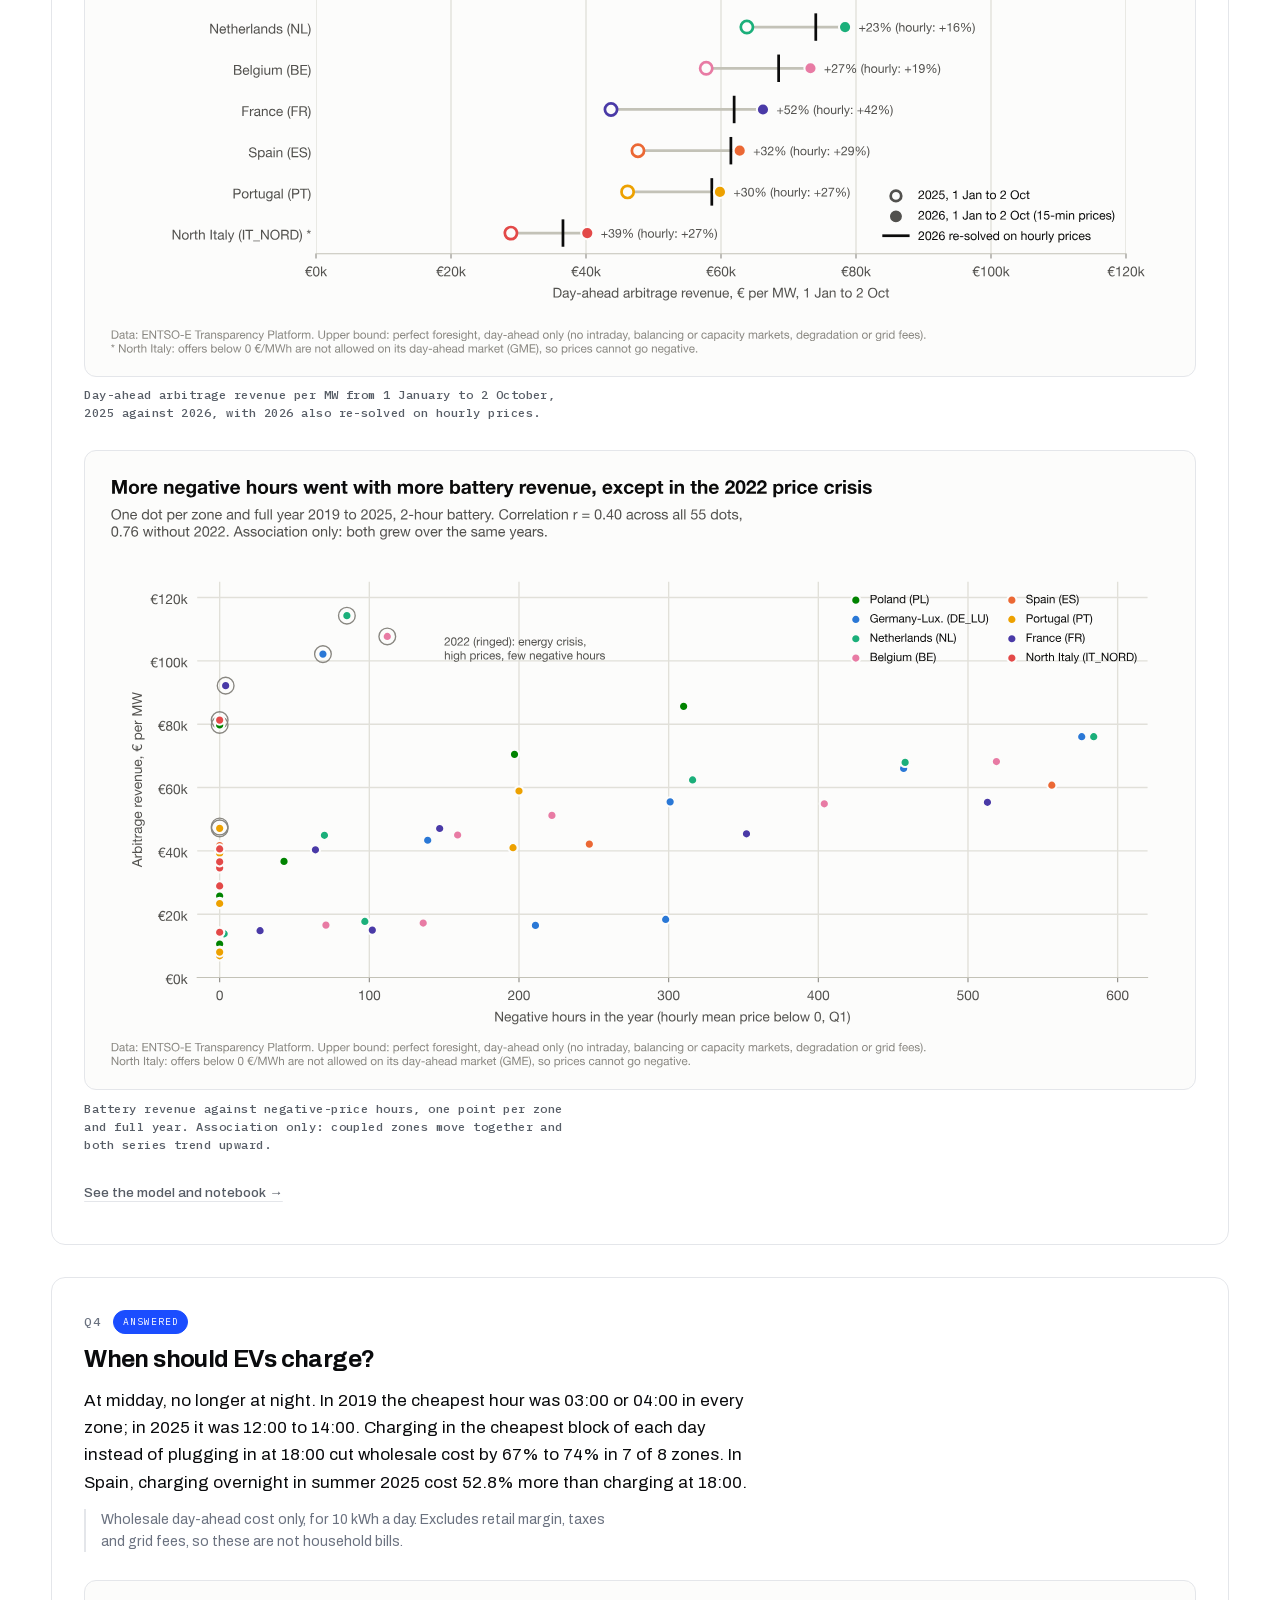
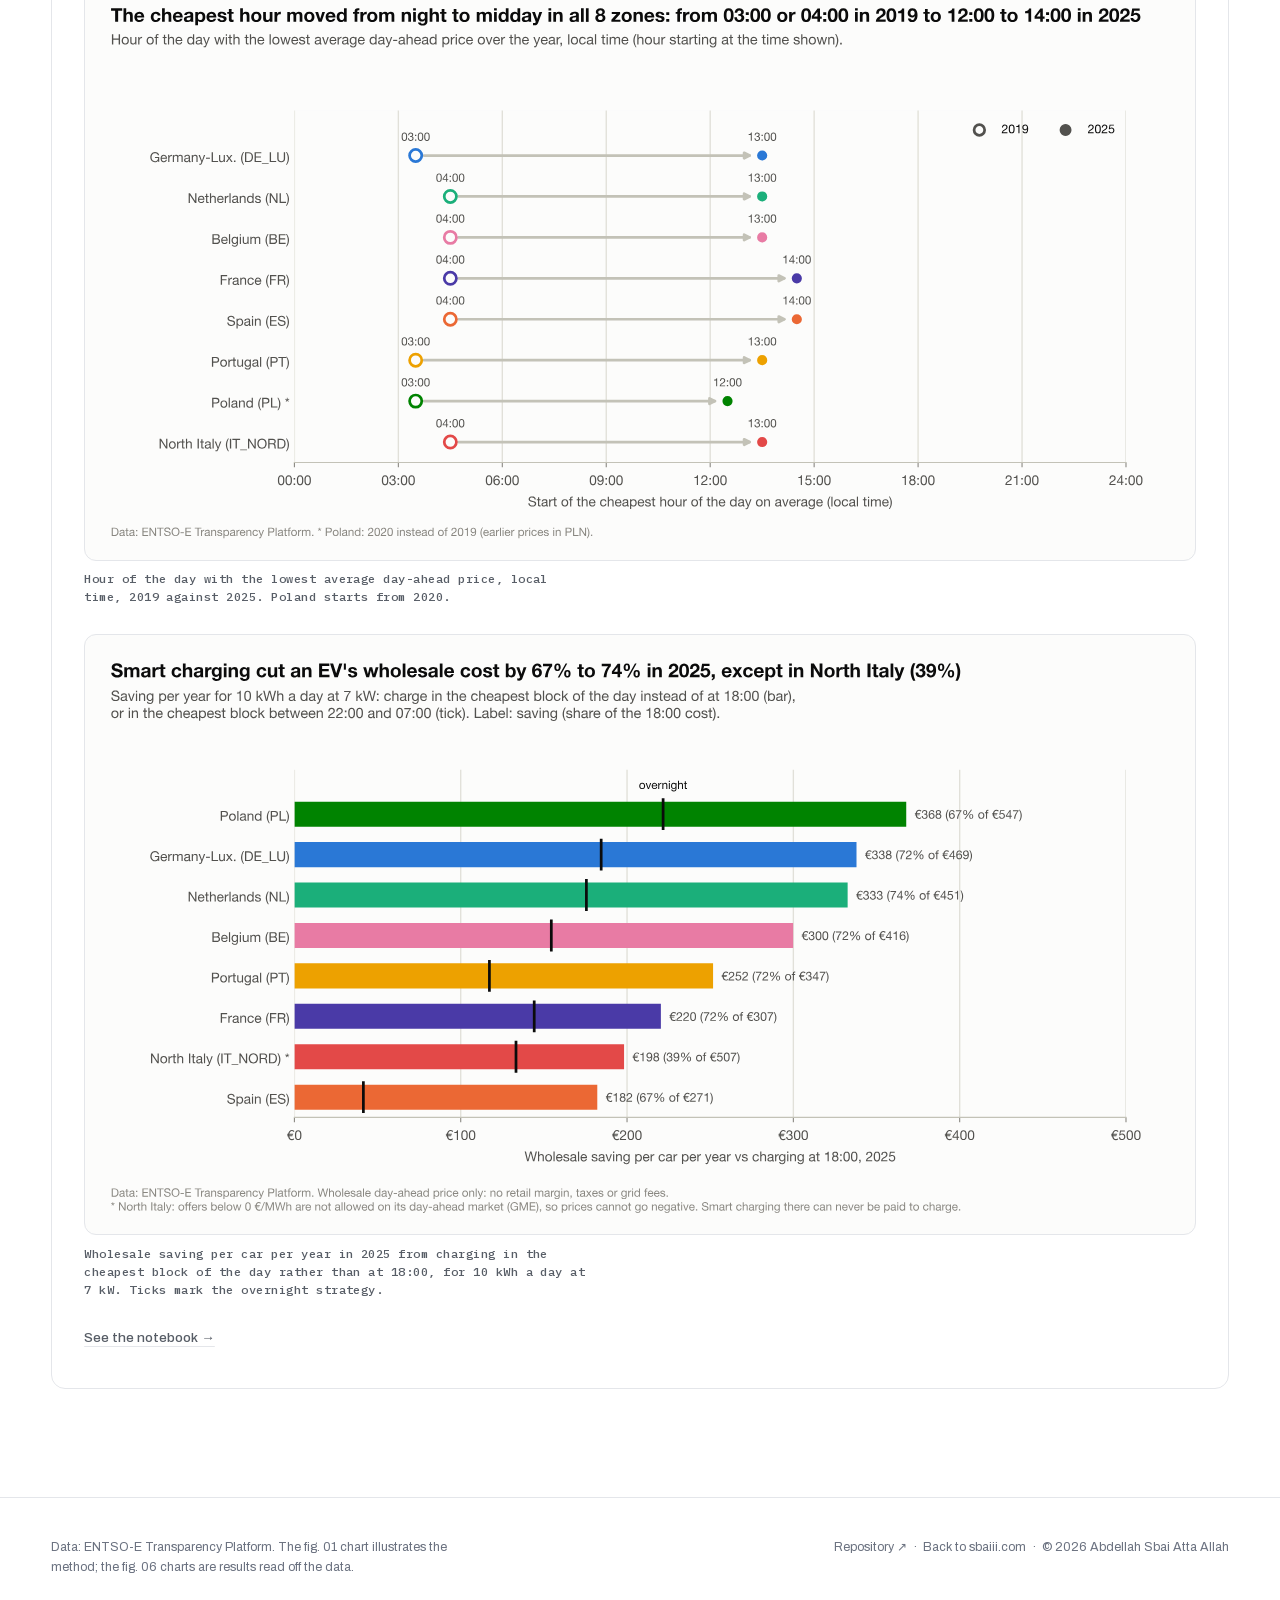
<file: projects/negative-hours/index.html>
<!DOCTYPE html>
<html lang="en">

<head>
    <meta charset="UTF-8">
    <meta name="viewport" content="width=device-width, initial-scale=1.0">
    <title>Negative Hours, a case study by Abdellah Sbai Atta Allah</title>
    <meta name="description"
        content="How often European wholesale electricity prices fall below zero, and what that is worth to a battery. An automated pipeline over official ENTSO-E data for eight bidding zones since 2019.">
    <meta name="author" content="Abdellah Sbai Atta Allah">
    <link rel="canonical" href="https://sbaiii.com/projects/negative-hours/">

    <!-- Resolve the theme before first paint so there is no flash of the wrong one. -->
    <script>
        (function () {
            try {
                var stored = localStorage.getItem('portfolio_theme');
                if (stored) document.documentElement.setAttribute('data-theme', stored);
            } catch (e) { /* private mode: fall back to the CSS media query */ }
        })();
    </script>

    <meta property="og:url" content="https://sbaiii.com/projects/negative-hours/">
    <meta property="og:type" content="article">
    <meta property="og:site_name" content="Abdellah Sbai Atta Allah">
    <meta property="og:locale" content="en_US">
    <meta property="og:locale:alternate" content="fr_FR">
    <meta property="og:locale:alternate" content="es_ES">
    <meta property="og:title" content="Negative Hours: Europe’s electricity market in the renewables era">
    <meta property="og:description"
        content="How often is power free in Europe, and what is a battery worth in each country?">
    <meta property="og:image" content="https://sbaiii.com/assets/og-image.png">
    <meta property="og:image:width" content="1200">
    <meta property="og:image:height" content="630">
    <meta property="og:image:alt" content="A career plotted as a line chart: latitude against time.">

    <meta name="twitter:card" content="summary_large_image">
    <meta name="twitter:title" content="Negative Hours: Europe’s electricity market in the renewables era">
    <meta name="twitter:description"
        content="How often is power free in Europe, and what is a battery worth in each country?">
    <meta name="twitter:image" content="https://sbaiii.com/assets/og-image.png">

    <link rel="icon" type="image/png" href="/assets/favicon.png" sizes="any">
    <link rel="apple-touch-icon" href="/assets/icon-192.png">
    <link rel="manifest" href="/site.webmanifest">
    <meta name="theme-color" content="#ffffff" media="(prefers-color-scheme: light)">
    <meta name="theme-color" content="#08090b" media="(prefers-color-scheme: dark)">

    <link rel="preload" href="/assets/fonts/archivo.woff2" as="font" type="font/woff2" crossorigin>
    <link rel="modulepreload" href="./page.js">
    <link rel="modulepreload" href="/js/chrome.js">
    <link rel="modulepreload" href="./strings.js">
    <link rel="stylesheet" href="/style.css">

    <script type="application/ld+json">
    {
        "@context": "https://schema.org",
        "@type": "Article",
        "headline": "Negative Hours: Europe’s electricity market in the renewables era",
        "description": "How often European wholesale electricity prices fall below zero, and what that is worth to a battery.",
        "url": "https://sbaiii.com/projects/negative-hours/",
        "author": {
            "@type": "Person",
            "name": "Abdellah Sbai Atta Allah",
            "url": "https://sbaiii.com/"
        },
        "isPartOf": { "@type": "WebSite", "url": "https://sbaiii.com/" }
    }
    </script>
</head>

<body>
    <a class="visually-hidden" href="#main">Skip to content</a>

    <!-- ==================== HEADER ==================== -->
    <header class="header" id="header">
        <a class="brand" href="/">Abdellah Sbai<span class="dot">.</span></a>

        <nav class="nav" id="nav" aria-label="Primary">
            <div class="nav__index">
                <a href="/#work" class="nav__back"><span class="nav__label" data-i18n="back">Back to the
                        portfolio</span></a>
                <a href="/" style="--i:0"><span class="nav__fig">fig. 00</span><span class="nav__label"
                        data-i18n="nav.home">Home</span></a>
                <a href="https://github.com/Sbaiii/negative-hours" target="_blank" rel="noopener noreferrer"
                    style="--i:1"><span class="nav__fig">git</span><span class="nav__label"
                        data-i18n="nav.repo">Repository</span></a>
            </div>
            <div class="nav__foot">
                <div class="nav__langs" id="nav-langs" role="group" aria-label="Language">
                    <button type="button" data-lang="en" lang="en">EN</button>
                    <button type="button" data-lang="fr" lang="fr">FR</button>
                    <button type="button" data-lang="es" lang="es">ES</button>
                </div>
            </div>
        </nav>

        <div class="controls">
            <a class="ctrl ctrl--query" href="/#work" data-i18n="back">Back to the portfolio</a>

            <div class="lang">
                <button class="lang__btn" id="lang-btn" aria-haspopup="true" aria-expanded="false"
                    aria-controls="lang-menu"><span class="visually-hidden">Language: </span><span
                        id="lang-code">EN</span></button>
                <div class="lang__menu" id="lang-menu">
                    <button data-lang="en" lang="en">English</button>
                    <button data-lang="fr" lang="fr">Français</button>
                    <button data-lang="es" lang="es">Español</button>
                </div>
            </div>

            <button class="ctrl" id="theme-toggle" aria-label="Toggle colour theme">
                <svg class="sun" width="17" height="17" viewBox="0 0 24 24" fill="none" stroke="currentColor"
                    stroke-width="2" stroke-linecap="round" aria-hidden="true">
                    <circle cx="12" cy="12" r="4.5" />
                    <path d="M12 2v2M12 20v2M4.9 4.9l1.4 1.4M17.7 17.7l1.4 1.4M2 12h2M20 12h2M4.9 19.1l1.4-1.4M17.7 6.3l1.4-1.4" />
                </svg>
                <svg class="moon" width="17" height="17" viewBox="0 0 24 24" fill="none" stroke="currentColor"
                    stroke-width="2" stroke-linecap="round" stroke-linejoin="round" aria-hidden="true">
                    <path d="M21 12.79A9 9 0 1 1 11.21 3 7 7 0 0 0 21 12.79z" />
                </svg>
            </button>

            <button class="menu-btn" id="menu-btn" aria-label="Open menu" aria-expanded="false" aria-controls="nav">
                <span aria-hidden="true"></span><span aria-hidden="true"></span><span aria-hidden="true"></span>
            </button>
        </div>
    </header>

    <main id="main">
        <!-- ==================== fig. 00  HERO ==================== -->
        <section class="wrap cs-hero" id="top">
            <div class="masthead__fig">
                <span class="meta" data-i18n="hero.fig">fig. 00</span>
                <span class="meta" data-i18n="hero.kicker">Case study</span>
                <span class="badge badge--done" data-i18n="hero.status">Live</span>
            </div>

            <h1 class="cs-hero__title" data-i18n="hero.title">Negative Hours</h1>
            <p class="cs-hero__subtitle" data-i18n="hero.subtitle">Europe’s electricity market in the renewables era</p>
            <p class="cs-hero__hook" data-i18n="hero.hook">How often is power free in Europe, and what is a battery
                worth in each country?</p>
            <p class="meta cs-hero__meta" data-i18n="hero.meta">8 bidding zones</p>

            <div class="case__tags" style="margin-top:1.5rem">
                <span class="tool">Python</span><span class="tool">SQL</span><span class="tool">dbt</span><span
                    class="tool">DuckDB</span><span class="tool">GitHub Actions</span>
            </div>

            <div class="cs-hero__actions">
                <a class="btn btn--primary" href="https://sbaiii.github.io/negative-hours/" target="_blank"
                    rel="noopener noreferrer" data-i18n="hero.dashboard">Live dashboard ↗</a>
                <a class="btn btn--ghost" href="https://github.com/Sbaiii/negative-hours" target="_blank"
                    rel="noopener noreferrer" data-i18n="hero.repo">View the repository ↗</a>
                <a class="btn btn--text"
                    href="https://github.com/Sbaiii/negative-hours/blob/main/docs/exec_memo.md" target="_blank"
                    rel="noopener noreferrer" data-i18n="hero.memo">Read the 1-page summary ↗</a>
                <a class="btn btn--text" href="/#work" data-i18n="back">Back to the portfolio</a>
            </div>
        </section>

        <!-- ==================== fig. 01  EXPLAINER ==================== -->
        <section class="wrap fig" id="explainer">
            <div class="fig__head reveal">
                <div class="fig__label"><span class="meta" data-i18n="explain.fig">fig. 01</span></div>
                <div>
                    <h2 class="fig__title" data-i18n="explain.title">Wait, negative prices?</h2>
                </div>
            </div>
            <div class="cs-split reveal">
                <div class="cs-prose">
                    <p data-i18n="explain.p1"></p>
                    <p data-i18n="explain.p2"></p>
                    <p data-i18n="explain.p3"></p>
                </div>
                <figure class="cd-figure">
                    <div id="price-day"></div>
                    <figcaption class="meta cd-caption" data-i18n="explain.caption">Illustrative, not real data.
                    </figcaption>
                </figure>
            </div>
        </section>

        <!-- ==================== fig. 02  FOUR QUESTIONS ==================== -->
        <section class="wrap fig" id="four-questions">
            <div class="fig__head reveal">
                <div class="fig__label"><span class="meta" data-i18n="questions.fig">fig. 02</span></div>
                <div>
                    <h2 class="fig__title" data-i18n="questions.title">Four questions</h2>
                    <p class="fig__standfirst" data-i18n="questions.standfirst"></p>
                </div>
            </div>
            <div class="qgrid" id="questions"></div>
        </section>

        <!-- ==================== fig. 03  PIPELINE ==================== -->
        <section class="wrap fig" id="how">
            <div class="fig__head reveal">
                <div class="fig__label"><span class="meta" data-i18n="pipeline.fig">fig. 03</span></div>
                <div>
                    <h2 class="fig__title" data-i18n="pipeline.title">How it works</h2>
                    <p class="fig__standfirst" data-i18n="pipeline.standfirst"></p>
                </div>
            </div>
            <div class="pipeline reveal" id="pipeline"></div>
            <p class="meta pipeline__refresh" data-i18n="pipeline.refresh"></p>
        </section>

        <!-- ==================== fig. 04  DECISIONS ==================== -->
        <section class="wrap fig" id="decision-records">
            <div class="fig__head reveal">
                <div class="fig__label"><span class="meta" data-i18n="decisions.fig">fig. 04</span></div>
                <div>
                    <h2 class="fig__title" data-i18n="decisions.title">Decisions</h2>
                    <p class="fig__standfirst" data-i18n="decisions.standfirst"></p>
                </div>
            </div>
            <div class="dgrid" id="decisions"></div>
        </section>

        <!-- ==================== fig. 05  RESULTS ==================== -->
        <section class="wrap fig" id="results-section">
            <div class="fig__head reveal">
                <div class="fig__label"><span class="meta" data-i18n="results.fig">fig. 05</span></div>
                <div>
                    <h2 class="fig__title" data-i18n="results.title">Results</h2>
                    <p class="fig__standfirst" data-i18n="results.standfirst"></p>
                </div>
            </div>
            <aside class="takeaway reveal">
                <span class="meta takeaway__label" data-i18n="results.takeawayLabel">Key takeaway</span>
                <p class="takeaway__text" data-i18n="results.takeaway"></p>
            </aside>
            <div class="rstack" id="results"></div>
        </section>
    </main>

    <footer class="wrap colophon">
        <p data-i18n="footer.note">Data: ENTSO-E Transparency Platform.</p>
        <p>
            <a href="https://github.com/Sbaiii/negative-hours" target="_blank" rel="noopener noreferrer"
                data-i18n="footer.repo">Repository ↗</a>
            &nbsp;·&nbsp;
            <a href="/" data-i18n="footer.home">Back to sbaiii.com</a>
            &nbsp;·&nbsp;
            © <span id="year">2026</span> Abdellah Sbai Atta Allah
        </p>
    </footer>

    <script type="module" src="./page.js"></script>
</body>

</html>
</file>
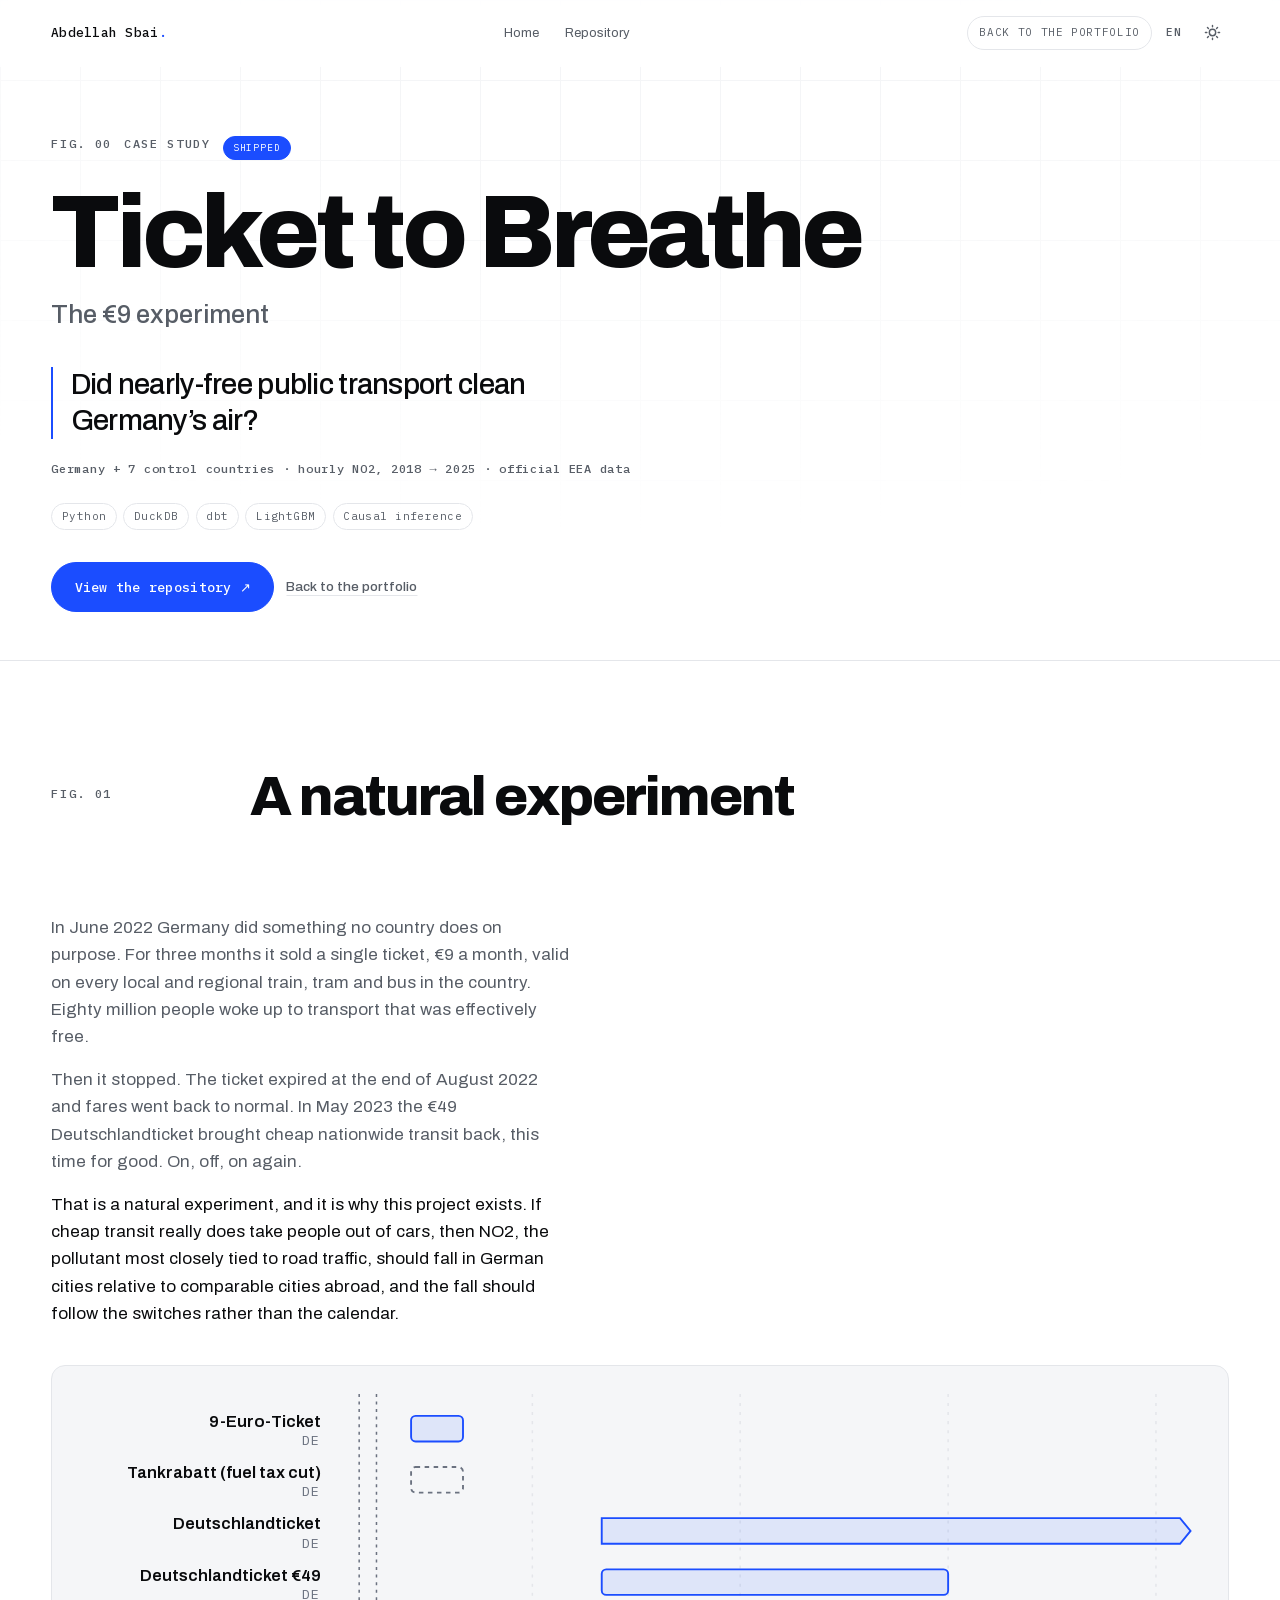
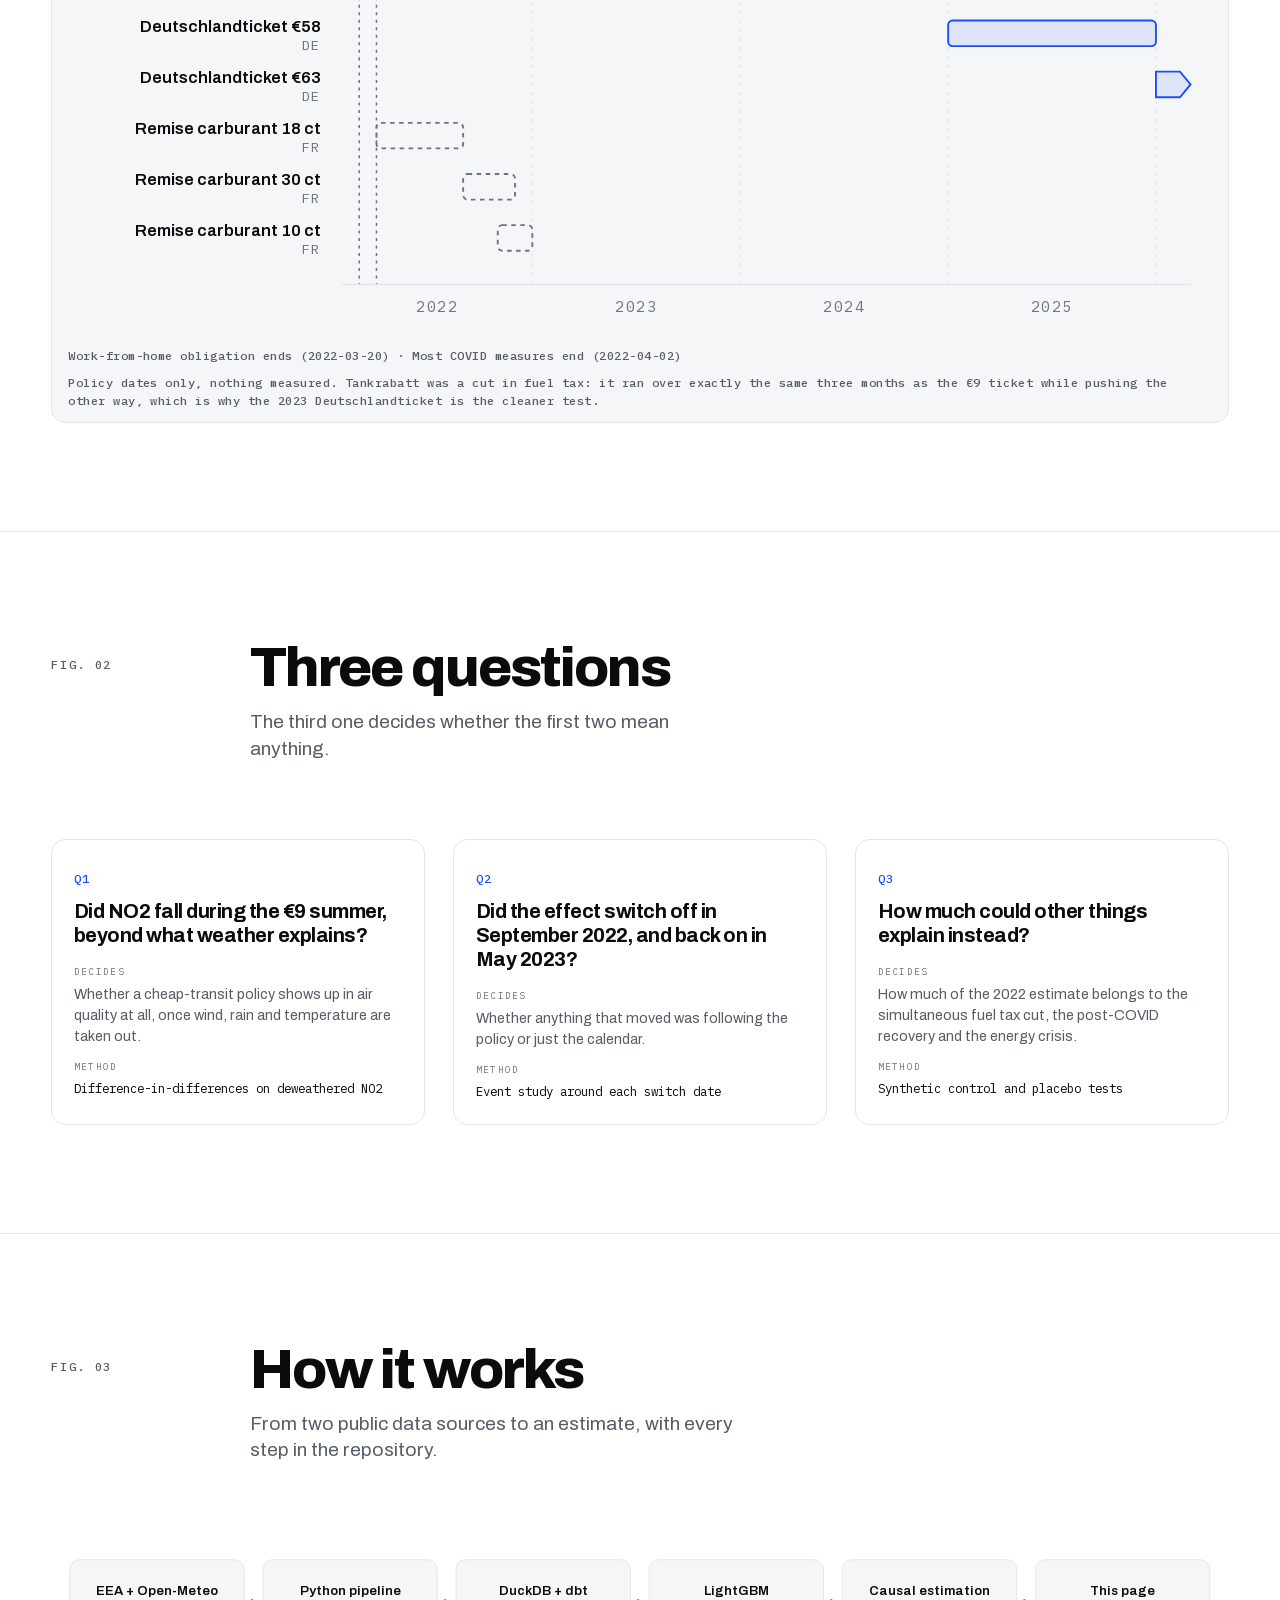
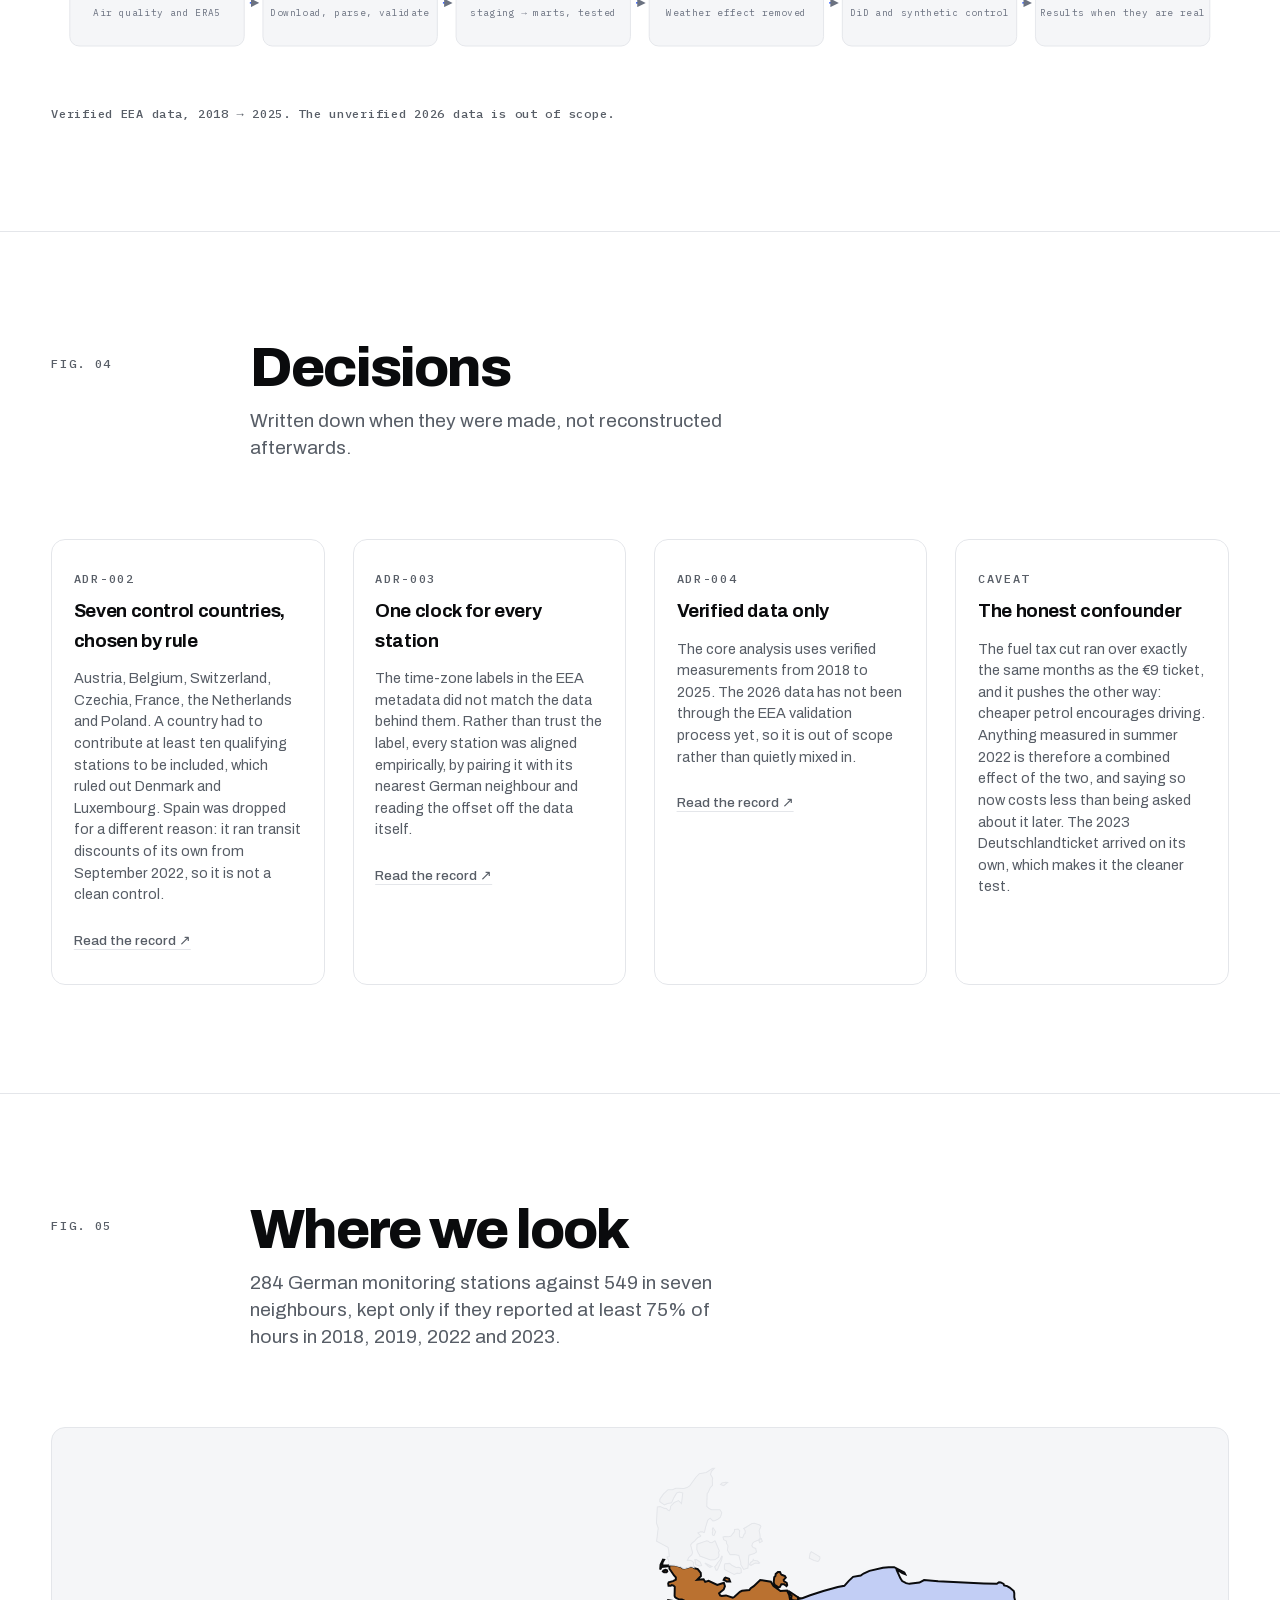
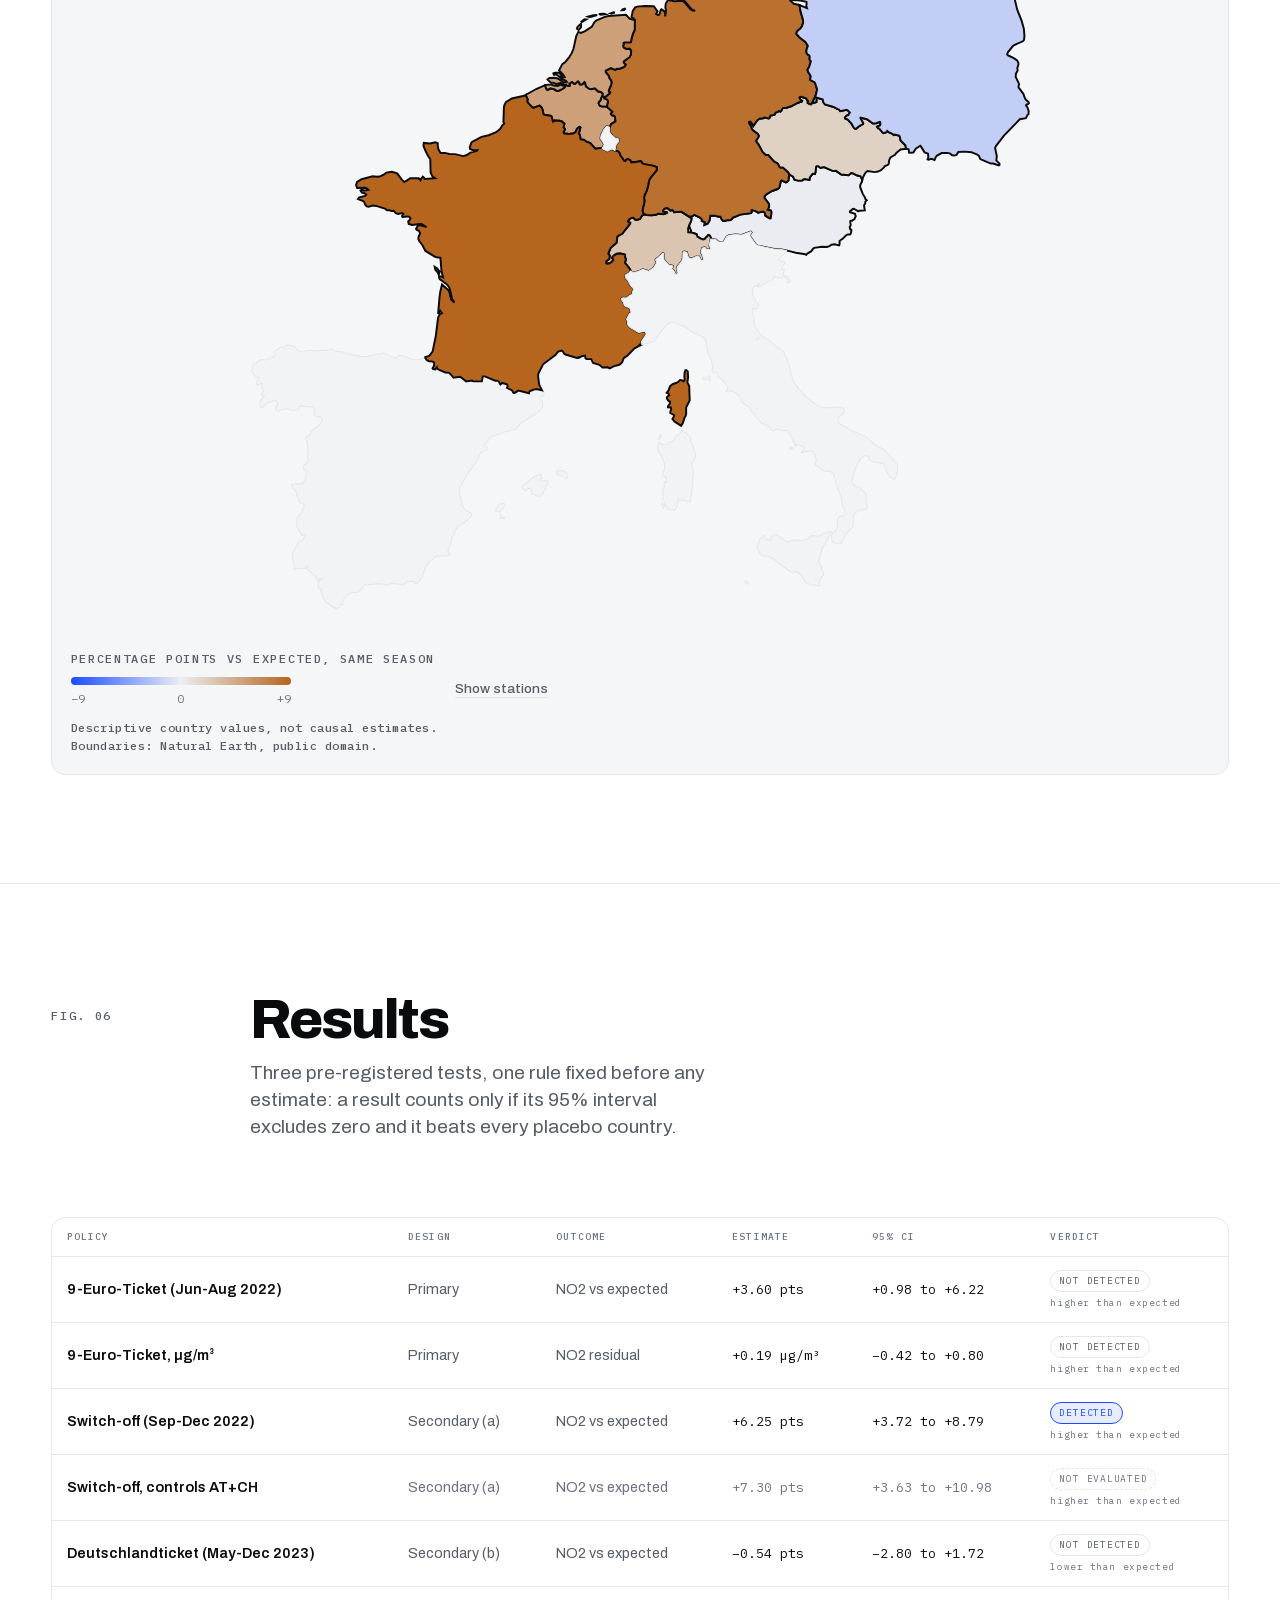
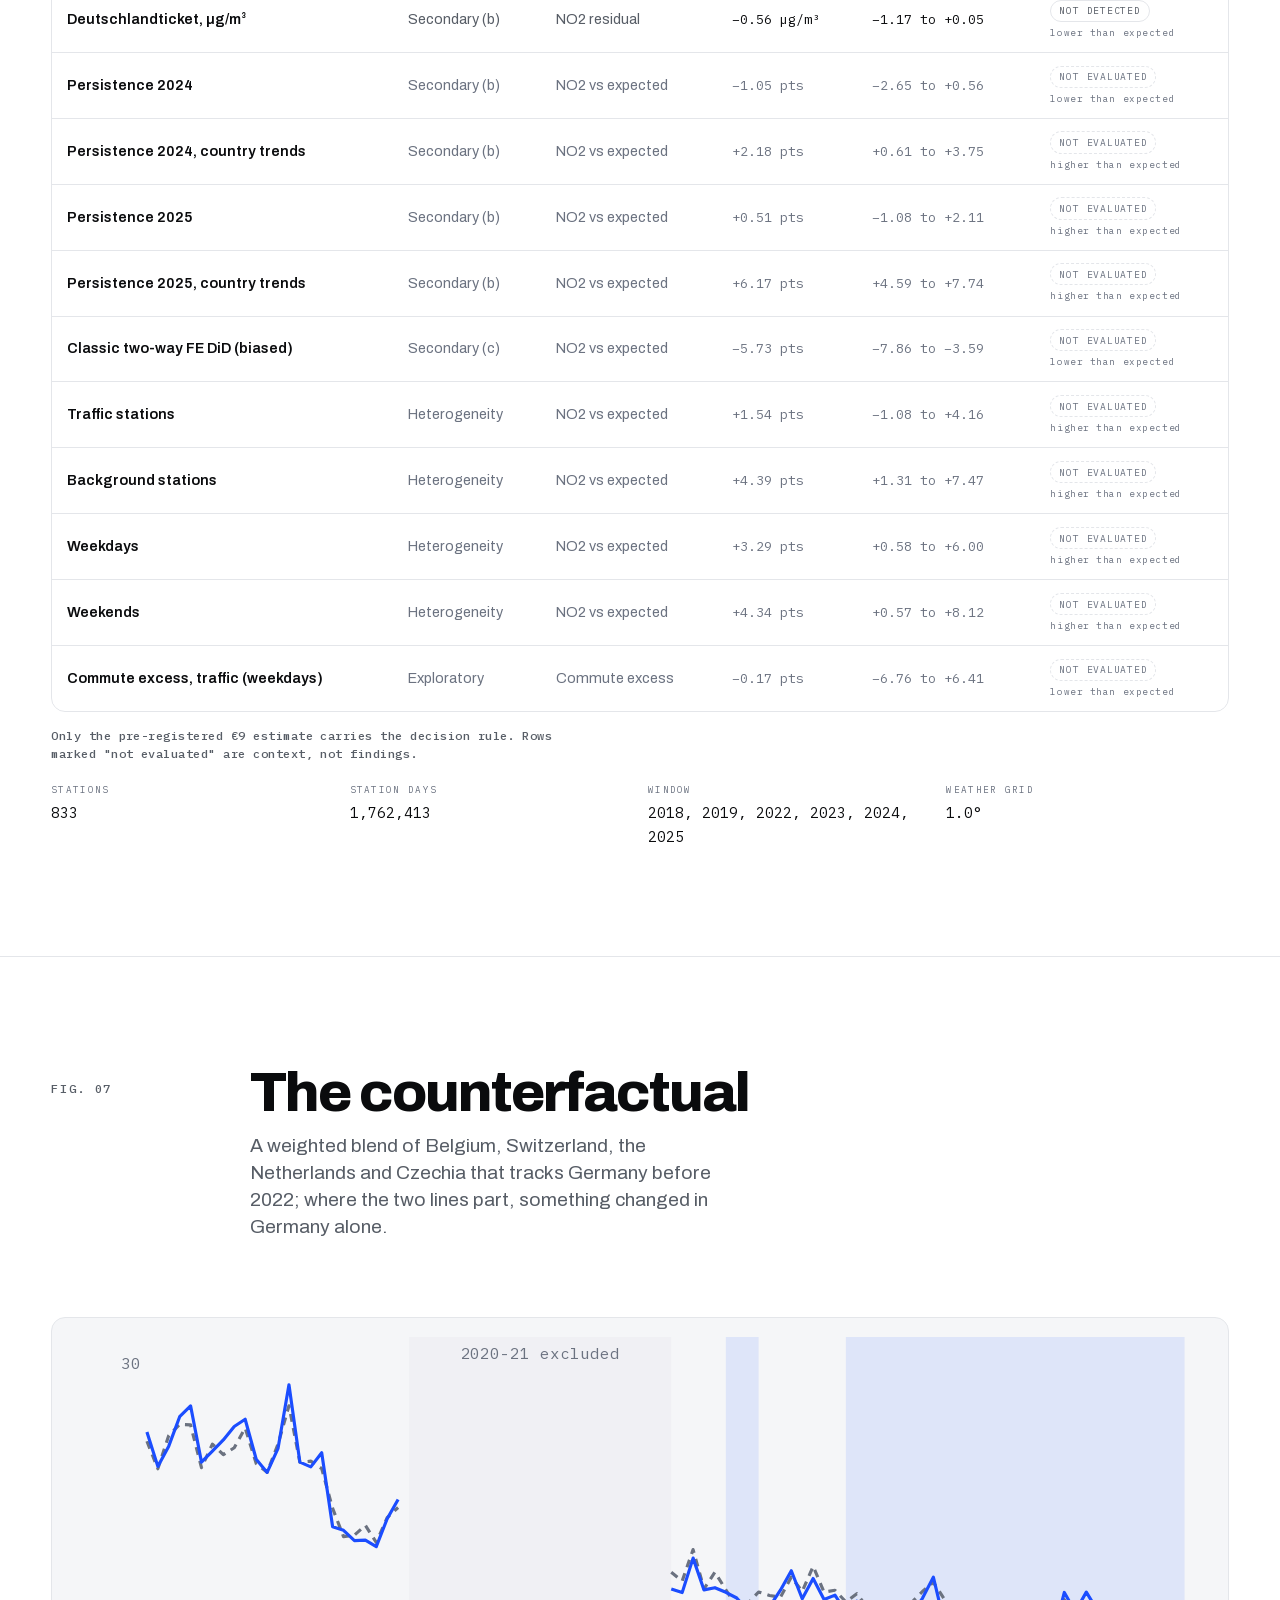
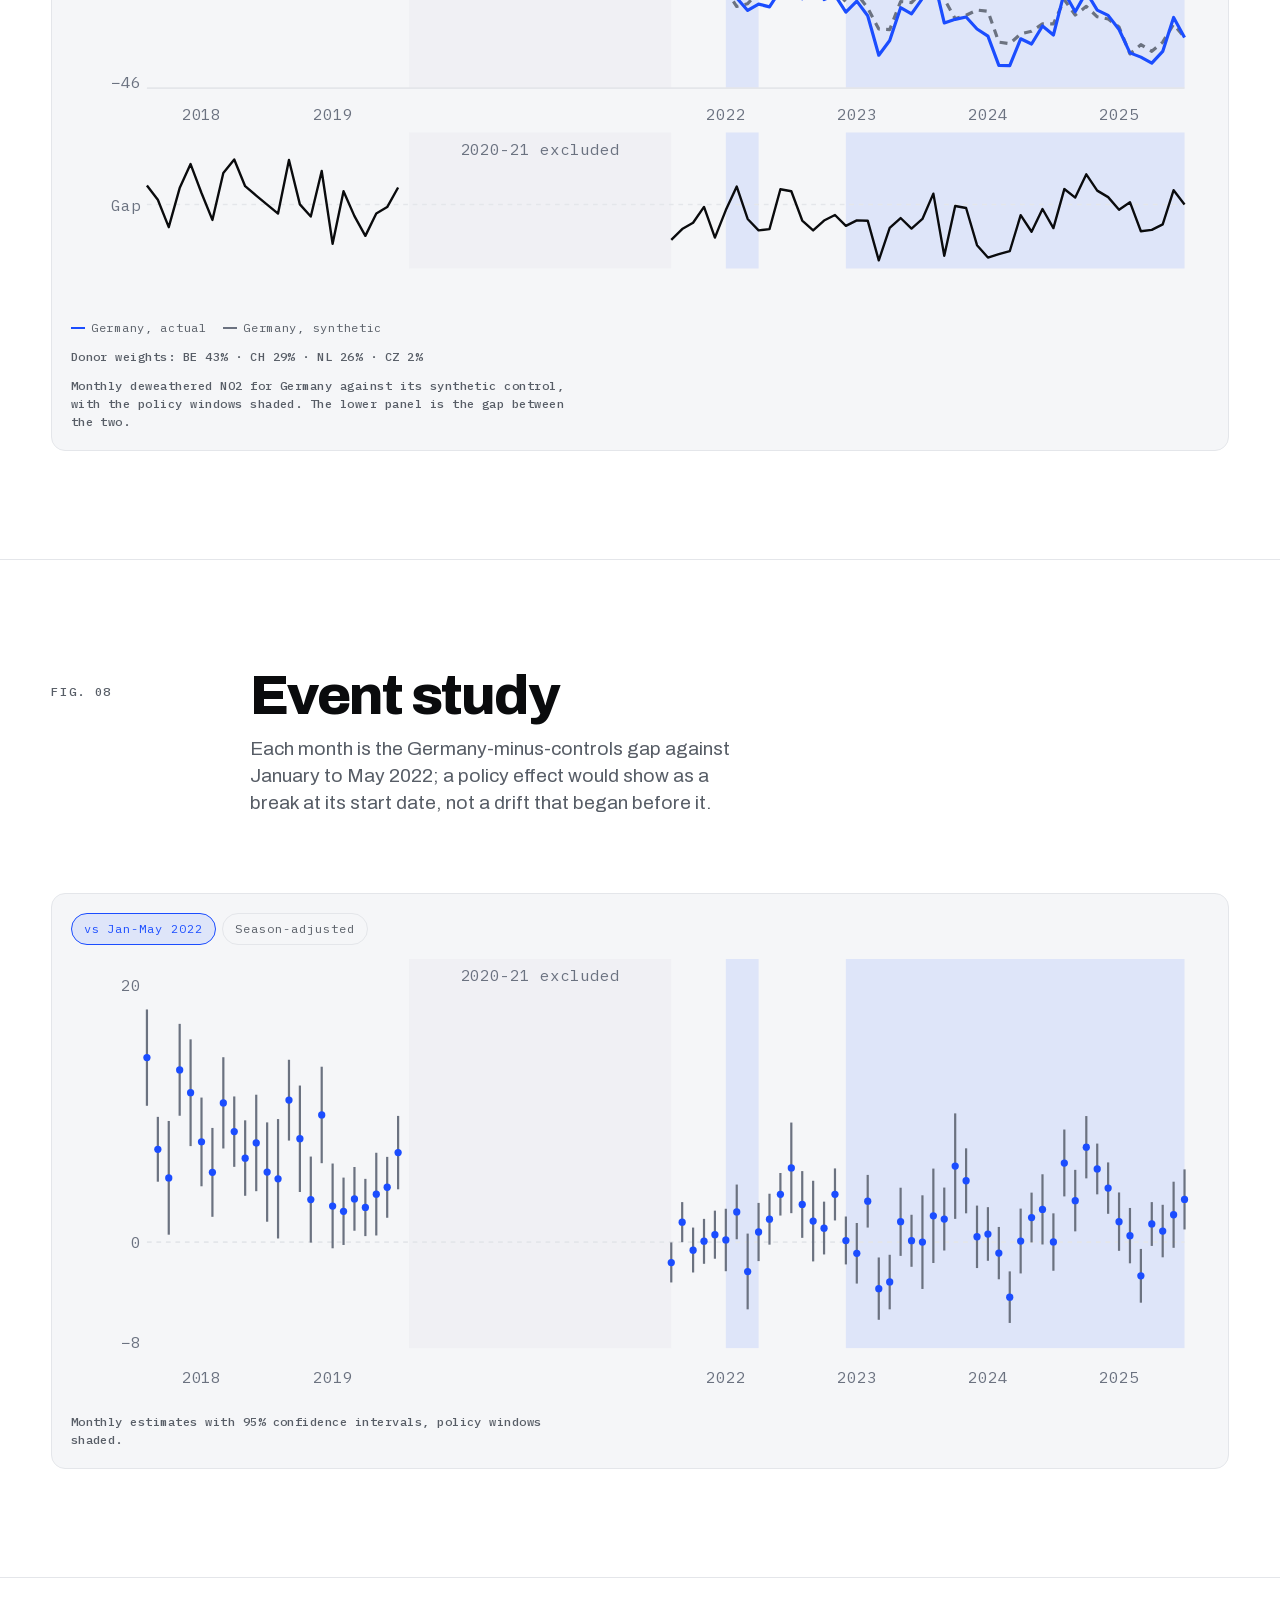
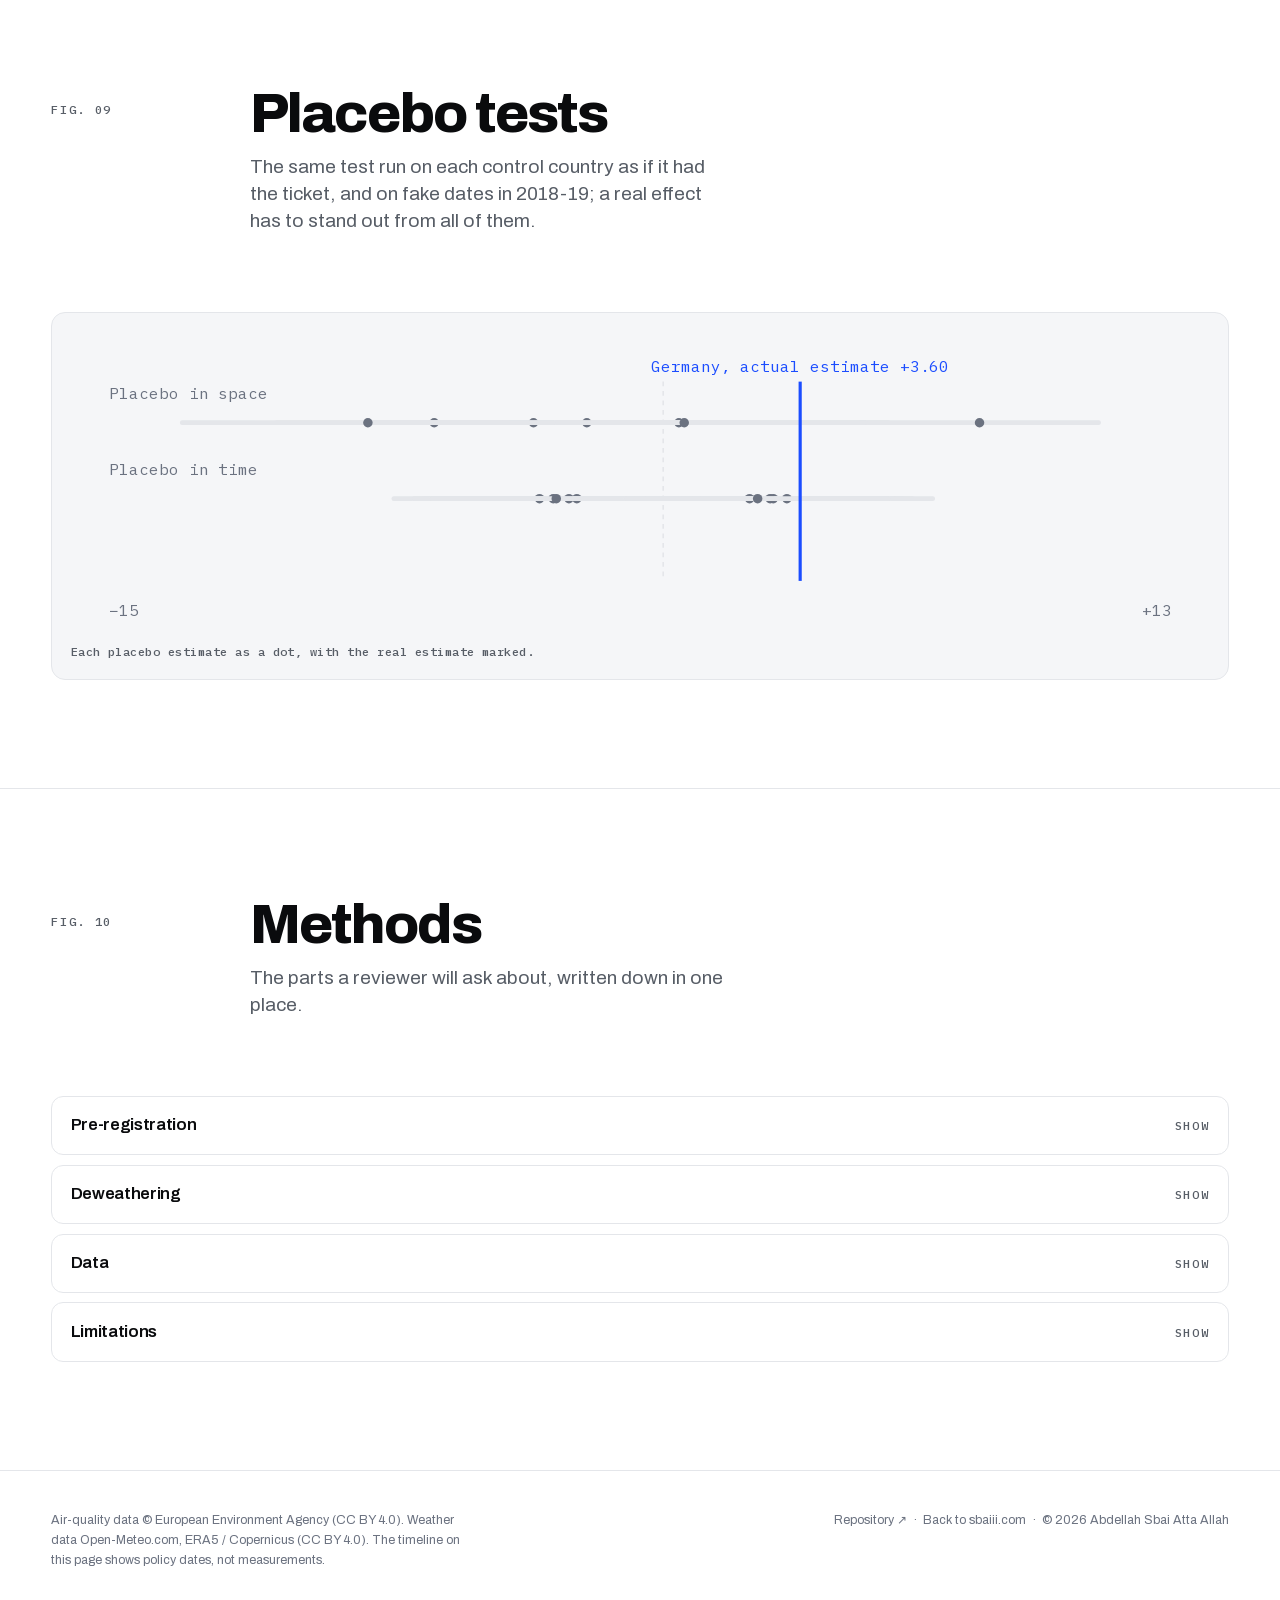
<file: projects/ticket-to-breathe/index.html>
<!DOCTYPE html>
<html lang="en">

<head>
    <meta charset="UTF-8">
    <meta name="viewport" content="width=device-width, initial-scale=1.0">
    <title>Ticket to Breathe, a case study by Abdellah Sbai Atta Allah</title>
    <meta name="description"
        content="Did Germany’s €9 ticket clean the air? A causal analysis of urban NO2 over official EEA data for Germany and seven control countries, with the weather modelled out.">
    <meta name="author" content="Abdellah Sbai Atta Allah">
    <link rel="canonical" href="https://sbaiii.com/projects/ticket-to-breathe/">

    <!-- Resolve the theme before first paint so there is no flash of the wrong one. -->
    <script>
        (function () {
            try {
                var stored = localStorage.getItem('portfolio_theme');
                if (stored) document.documentElement.setAttribute('data-theme', stored);
            } catch (e) { /* private mode: fall back to the CSS media query */ }
        })();
    </script>

    <meta property="og:url" content="https://sbaiii.com/projects/ticket-to-breathe/">
    <meta property="og:type" content="article">
    <meta property="og:site_name" content="Abdellah Sbai Atta Allah">
    <meta property="og:locale" content="en_US">
    <meta property="og:locale:alternate" content="fr_FR">
    <meta property="og:locale:alternate" content="es_ES">
    <meta property="og:title" content="Ticket to Breathe: the €9 experiment">
    <meta property="og:description"
        content="Did nearly-free public transport clean Germany’s air?">
    <meta property="og:image" content="https://sbaiii.com/assets/og-image.png">
    <meta property="og:image:width" content="1200">
    <meta property="og:image:height" content="630">
    <meta property="og:image:alt" content="A career plotted as a line chart: latitude against time.">

    <meta name="twitter:card" content="summary_large_image">
    <meta name="twitter:title" content="Ticket to Breathe: the €9 experiment">
    <meta name="twitter:description" content="Did nearly-free public transport clean Germany’s air?">
    <meta name="twitter:image" content="https://sbaiii.com/assets/og-image.png">

    <link rel="icon" type="image/png" href="/assets/favicon.png" sizes="any">
    <link rel="apple-touch-icon" href="/assets/icon-192.png">
    <link rel="manifest" href="/site.webmanifest">
    <meta name="theme-color" content="#ffffff" media="(prefers-color-scheme: light)">
    <meta name="theme-color" content="#08090b" media="(prefers-color-scheme: dark)">

    <link rel="preload" href="/assets/fonts/archivo.woff2" as="font" type="font/woff2" crossorigin>
    <link rel="modulepreload" href="./page.js">
    <link rel="modulepreload" href="/js/chrome.js">
    <link rel="modulepreload" href="./strings.js">
    <link rel="modulepreload" href="./data.js">
    <link rel="preload" href="./data/meta.json" as="fetch">
    <link rel="preload" href="./data/headline.json" as="fetch">
    <link rel="preload" href="./data/event_study.json" as="fetch">
    <link rel="preload" href="./data/synthetic_control.json" as="fetch">
    <link rel="preload" href="./data/placebos.json" as="fetch">
    <link rel="preload" href="./data/map.json" as="fetch">
    <link rel="preload" href="./data/timeline.json" as="fetch">
    <link rel="preload" href="./data/countries.geojson" as="fetch">
    <link rel="stylesheet" href="/style.css">

    <script type="application/ld+json">
    {
        "@context": "https://schema.org",
        "@type": "Article",
        "headline": "Ticket to Breathe: the €9 experiment",
        "description": "Did Germany’s €9 ticket clean the air? A causal analysis of urban NO2 over official EEA data.",
        "url": "https://sbaiii.com/projects/ticket-to-breathe/",
        "author": {
            "@type": "Person",
            "name": "Abdellah Sbai Atta Allah",
            "url": "https://sbaiii.com/"
        },
        "isPartOf": { "@type": "WebSite", "url": "https://sbaiii.com/" }
    }
    </script>
</head>

<body>
    <a class="visually-hidden" href="#main">Skip to content</a>

    <!-- ==================== HEADER ==================== -->
    <header class="header" id="header">
        <a class="brand" href="/">Abdellah Sbai<span class="dot">.</span></a>

        <nav class="nav" id="nav" aria-label="Primary">
            <div class="nav__index">
                <a href="/#work" class="nav__back"><span class="nav__label" data-i18n="back">Back to the
                        portfolio</span></a>
                <a href="/" style="--i:0"><span class="nav__fig">fig. 00</span><span class="nav__label"
                        data-i18n="nav.home">Home</span></a>
                <a href="https://github.com/Sbaiii/ticket-to-breathe" target="_blank" rel="noopener noreferrer"
                    style="--i:1"><span class="nav__fig">git</span><span class="nav__label"
                        data-i18n="nav.repo">Repository</span></a>
            </div>
            <div class="nav__foot">
                <div class="nav__langs" id="nav-langs" role="group" aria-label="Language">
                    <button type="button" data-lang="en" lang="en">EN</button>
                    <button type="button" data-lang="fr" lang="fr">FR</button>
                    <button type="button" data-lang="es" lang="es">ES</button>
                </div>
            </div>
        </nav>

        <div class="controls">
            <a class="ctrl ctrl--query" href="/#work" data-i18n="back">Back to the portfolio</a>

            <div class="lang">
                <button class="lang__btn" id="lang-btn" aria-haspopup="true" aria-expanded="false"
                    aria-controls="lang-menu"><span class="visually-hidden">Language: </span><span
                        id="lang-code">EN</span></button>
                <div class="lang__menu" id="lang-menu">
                    <button data-lang="en" lang="en">English</button>
                    <button data-lang="fr" lang="fr">Français</button>
                    <button data-lang="es" lang="es">Español</button>
                </div>
            </div>

            <button class="ctrl" id="theme-toggle" aria-label="Toggle colour theme">
                <svg class="sun" width="17" height="17" viewBox="0 0 24 24" fill="none" stroke="currentColor"
                    stroke-width="2" stroke-linecap="round" aria-hidden="true">
                    <circle cx="12" cy="12" r="4.5" />
                    <path d="M12 2v2M12 20v2M4.9 4.9l1.4 1.4M17.7 17.7l1.4 1.4M2 12h2M20 12h2M4.9 19.1l1.4-1.4M17.7 6.3l1.4-1.4" />
                </svg>
                <svg class="moon" width="17" height="17" viewBox="0 0 24 24" fill="none" stroke="currentColor"
                    stroke-width="2" stroke-linecap="round" stroke-linejoin="round" aria-hidden="true">
                    <path d="M21 12.79A9 9 0 1 1 11.21 3 7 7 0 0 0 21 12.79z" />
                </svg>
            </button>

            <button class="menu-btn" id="menu-btn" aria-label="Open menu" aria-expanded="false" aria-controls="nav">
                <span aria-hidden="true"></span><span aria-hidden="true"></span><span aria-hidden="true"></span>
            </button>
        </div>
    </header>

    <main id="main">
        <!-- ==================== fig. 00  HERO ==================== -->
        <section class="wrap cs-hero" id="top">
            <div class="masthead__fig">
                <span class="meta" data-i18n="hero.fig">fig. 00</span>
                <span class="meta" data-i18n="hero.kicker">Case study</span>
                <span class="badge badge--done" data-i18n="hero.status">Shipped</span>
            </div>

            <h1 class="cs-hero__title" data-i18n="hero.title">Ticket to Breathe</h1>
            <p class="cs-hero__subtitle" data-i18n="hero.subtitle">The €9 experiment</p>
            <p class="cs-hero__hook" data-i18n="hero.hook">Did nearly-free public transport clean Germany’s air?</p>
            <p class="meta cs-hero__meta" data-i18n="hero.meta">Germany + 7 control countries</p>

            <div class="case__tags" style="margin-top:1.5rem">
                <span class="tool">Python</span><span class="tool">DuckDB</span><span class="tool">dbt</span><span
                    class="tool">LightGBM</span><span class="tool">Causal inference</span>
            </div>

            <div class="cs-hero__actions">
                <a class="btn btn--primary" href="https://github.com/Sbaiii/ticket-to-breathe" target="_blank"
                    rel="noopener noreferrer" data-i18n="hero.repo">View the repository ↗</a>
                <a class="btn btn--text" href="/#work" data-i18n="back">Back to the portfolio</a>
            </div>
        </section>

        <div class="wrap" id="provisional" hidden>
            <div class="prov" role="status">
                <span class="prov__badge" data-i18n="provisional.label">Provisional</span>
                <div>
                    <p class="prov__text" data-i18n="provisional.text"></p>
                    <p class="prov__missing" data-i18n="provisional.missing" hidden></p>
                </div>
            </div>
        </div>

        <!-- ==================== fig. 01  THE EXPERIMENT ==================== -->
        <section class="wrap fig" id="experiment">
            <div class="fig__head reveal">
                <div class="fig__label"><span class="meta" data-i18n="experiment.fig">fig. 01</span></div>
                <div>
                    <h2 class="fig__title" data-i18n="experiment.title">A natural experiment</h2>
                </div>
            </div>
            <div class="cs-prose reveal">
                <p data-i18n="experiment.p1"></p>
                <p data-i18n="experiment.p2"></p>
                <p data-i18n="experiment.p3"></p>
            </div>
            <figure class="cd-figure reveal">
                <div id="timeline"></div>
                <figcaption class="meta cd-caption" data-i18n="experiment.caption">Policy dates only, nothing measured.
                </figcaption>
            </figure>
        </section>

        <!-- ==================== fig. 02  THREE QUESTIONS ==================== -->
        <section class="wrap fig" id="three-questions">
            <div class="fig__head reveal">
                <div class="fig__label"><span class="meta" data-i18n="questions.fig">fig. 02</span></div>
                <div>
                    <h2 class="fig__title" data-i18n="questions.title">Three questions</h2>
                    <p class="fig__standfirst" data-i18n="questions.standfirst"></p>
                </div>
            </div>
            <div class="qgrid" id="questions"></div>
        </section>

        <!-- ==================== fig. 03  PIPELINE ==================== -->
        <section class="wrap fig" id="how">
            <div class="fig__head reveal">
                <div class="fig__label"><span class="meta" data-i18n="pipeline.fig">fig. 03</span></div>
                <div>
                    <h2 class="fig__title" data-i18n="pipeline.title">How it works</h2>
                    <p class="fig__standfirst" data-i18n="pipeline.standfirst"></p>
                </div>
            </div>
            <div class="pipeline reveal" id="pipeline"></div>
            <p class="meta pipeline__refresh" data-i18n="pipeline.refresh"></p>
        </section>

        <!-- ==================== fig. 04  DECISIONS ==================== -->
        <section class="wrap fig" id="decision-records">
            <div class="fig__head reveal">
                <div class="fig__label"><span class="meta" data-i18n="decisions.fig">fig. 04</span></div>
                <div>
                    <h2 class="fig__title" data-i18n="decisions.title">Decisions</h2>
                    <p class="fig__standfirst" data-i18n="decisions.standfirst"></p>
                </div>
            </div>
            <div class="dgrid" id="decisions"></div>
        </section>

        <!-- ==================== fig. 05  THE MAP ==================== -->
        <section class="wrap fig" id="coverage">
            <div class="fig__head reveal">
                <div class="fig__label"><span class="meta" data-i18n="map.fig">fig. 05</span></div>
                <div>
                    <h2 class="fig__title" data-i18n="map.title">Where we look</h2>
                    <p class="fig__standfirst" data-i18n="map.standfirst"></p>
                </div>
            </div>
            <figure class="ch-plate reveal">
                <div class="mp" id="map"></div>
                <div class="mp-controls" id="map-legend"></div>
                <figcaption class="meta ch-caption">
                    <span data-i18n="map.note">Descriptive country values, not causal estimates.</span>
                    <span class="mp-credit" data-i18n="map.credit"></span>
                </figcaption>
            </figure>
        </section>

        <!-- ==================== fig. 06  RESULTS ==================== -->
        <section class="wrap fig" id="results-section">
            <div class="fig__head reveal">
                <div class="fig__label"><span class="meta" data-i18n="results.fig">fig. 06</span></div>
                <div>
                    <h2 class="fig__title" data-i18n="results.title">Results</h2>
                    <p class="fig__standfirst" data-i18n="results.standfirst"></p>
                </div>
            </div>
            <div class="reveal" id="results"></div>
        </section>

        <!-- ==================== fig. 07  COUNTERFACTUAL ==================== -->
        <section class="wrap fig" id="counterfactual-section">
            <div class="fig__head reveal">
                <div class="fig__label"><span class="meta" data-i18n="counterfactual.fig">fig. 07</span></div>
                <div>
                    <h2 class="fig__title" data-i18n="counterfactual.title">The counterfactual</h2>
                    <p class="fig__standfirst" data-i18n="counterfactual.standfirst"></p>
                </div>
            </div>
            <figure class="ch-plate reveal">
                <div id="counterfactual"></div>
                <figcaption class="meta ch-caption" data-i18n="counterfactual.caption"></figcaption>
            </figure>
        </section>

        <!-- ==================== fig. 08  EVENT STUDY ==================== -->
        <section class="wrap fig" id="event-section">
            <div class="fig__head reveal">
                <div class="fig__label"><span class="meta" data-i18n="event.fig">fig. 08</span></div>
                <div>
                    <h2 class="fig__title" data-i18n="event.title">Event study</h2>
                    <p class="fig__standfirst" data-i18n="event.standfirst"></p>
                </div>
            </div>
            <figure class="ch-plate reveal">
                <div id="event-study"></div>
                <figcaption class="meta ch-caption" data-i18n="event.caption"></figcaption>
            </figure>
        </section>

        <!-- ==================== fig. 09  PLACEBO TESTS ==================== -->
        <section class="wrap fig" id="placebo-section">
            <div class="fig__head reveal">
                <div class="fig__label"><span class="meta" data-i18n="placebo.fig">fig. 09</span></div>
                <div>
                    <h2 class="fig__title" data-i18n="placebo.title">Placebo tests</h2>
                    <p class="fig__standfirst" data-i18n="placebo.standfirst"></p>
                </div>
            </div>
            <figure class="ch-plate reveal">
                <div id="placebo"></div>
                <figcaption class="meta ch-caption" data-i18n="placebo.caption"></figcaption>
            </figure>
        </section>

        <!-- ==================== fig. 10  METHODS ==================== -->
        <section class="wrap fig" id="methods-section">
            <div class="fig__head reveal">
                <div class="fig__label"><span class="meta" data-i18n="methods.fig">fig. 10</span></div>
                <div>
                    <h2 class="fig__title" data-i18n="methods.title">Methods</h2>
                    <p class="fig__standfirst" data-i18n="methods.standfirst"></p>
                </div>
            </div>
            <div class="mt-list reveal" id="methods"></div>
        </section>

    </main>

    <footer class="wrap colophon">
        <p data-i18n="footer.note">Air-quality data © European Environment Agency (CC BY 4.0).</p>
        <p>
            <a href="https://github.com/Sbaiii/ticket-to-breathe" target="_blank" rel="noopener noreferrer"
                data-i18n="footer.repo">Repository ↗</a>
            &nbsp;·&nbsp;
            <a href="/" data-i18n="footer.home">Back to sbaiii.com</a>
            &nbsp;·&nbsp;
            © <span id="year">2026</span> Abdellah Sbai Atta Allah
        </p>
    </footer>

    <script type="module" src="./page.js"></script>
</body>

</html>
</file>
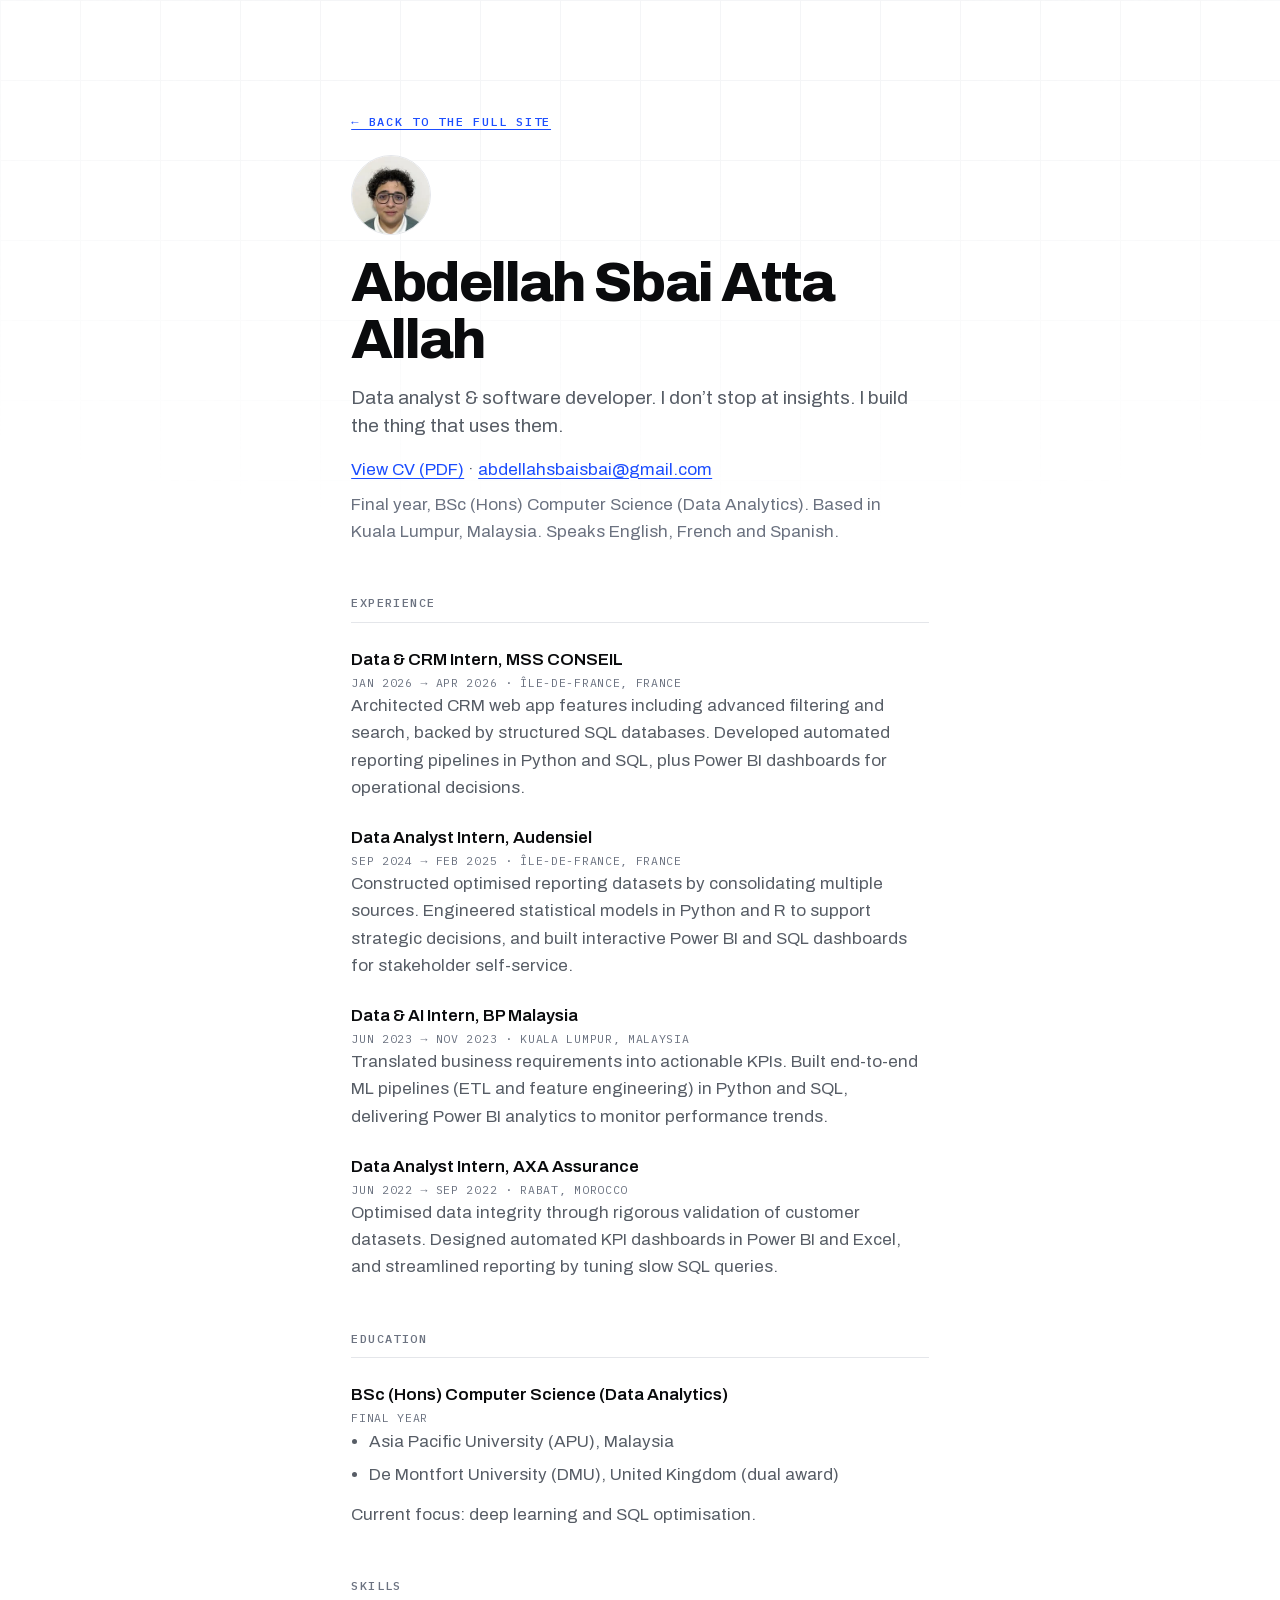
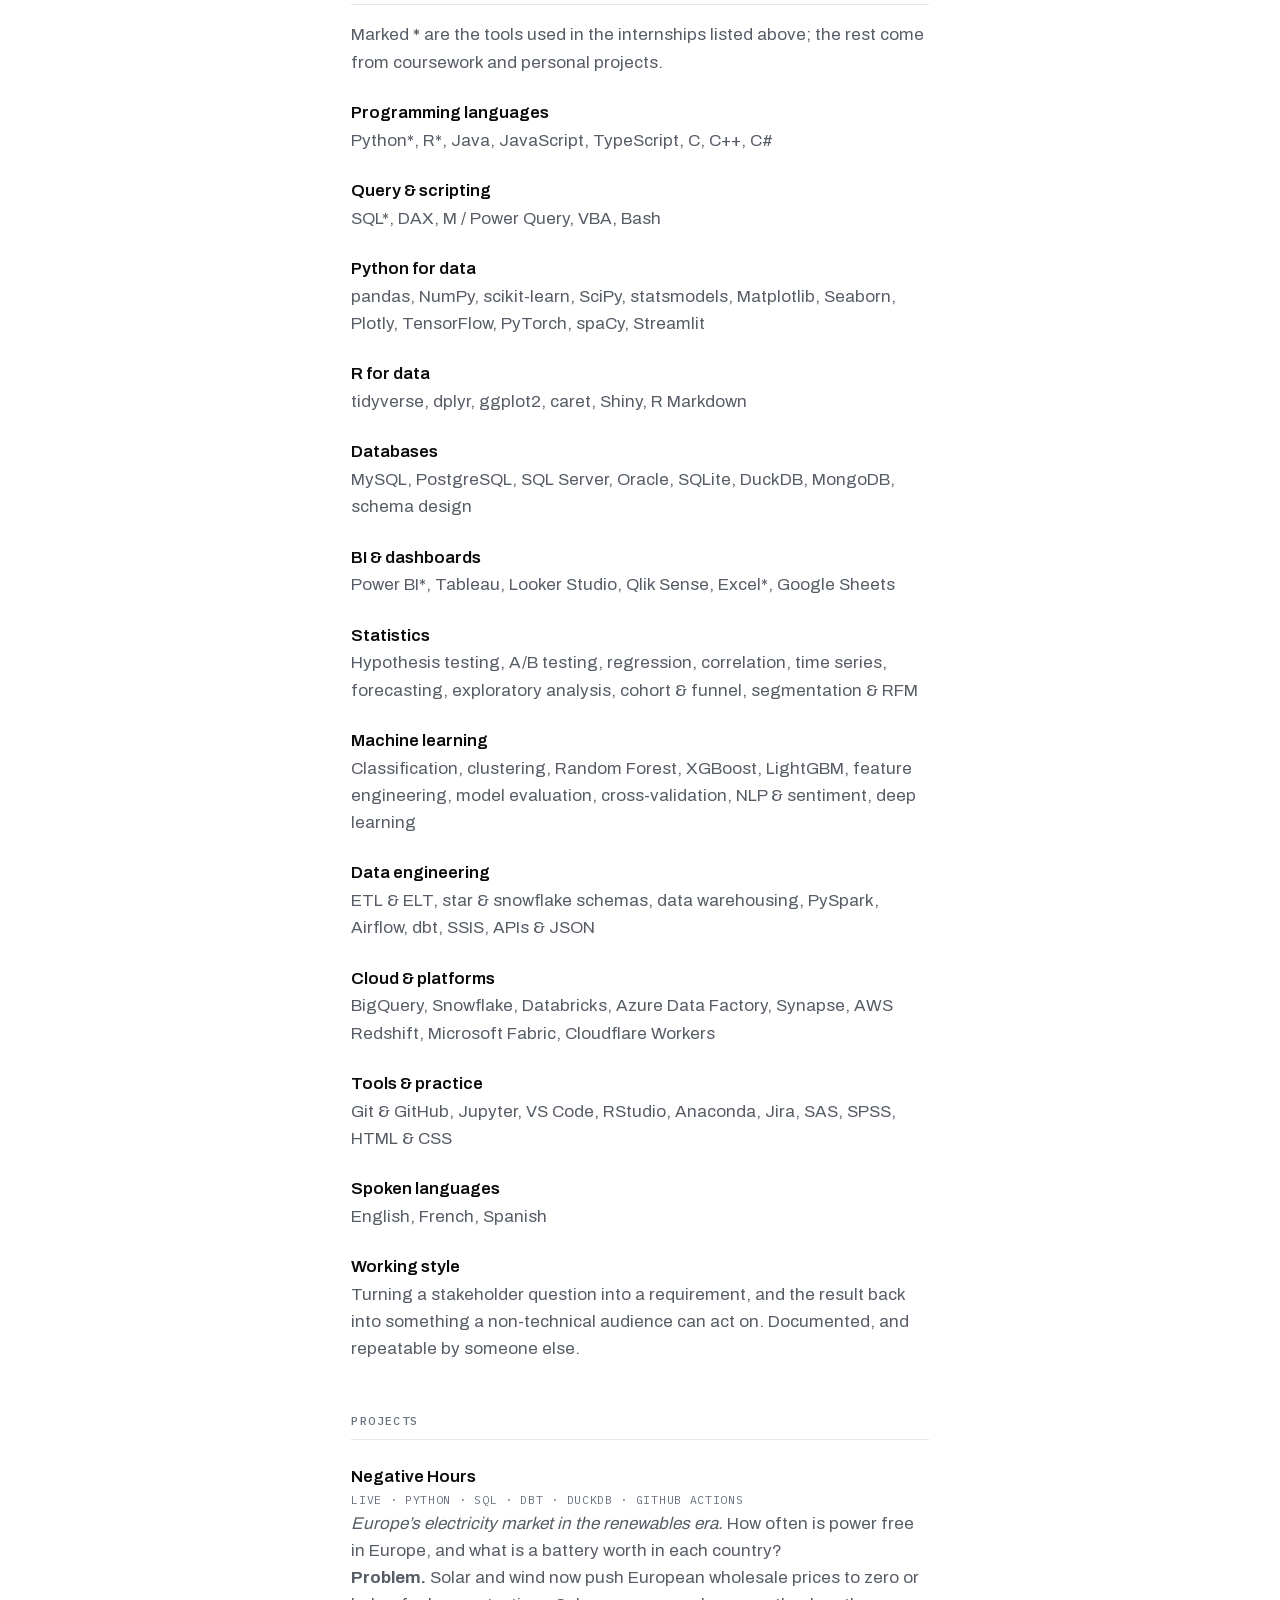
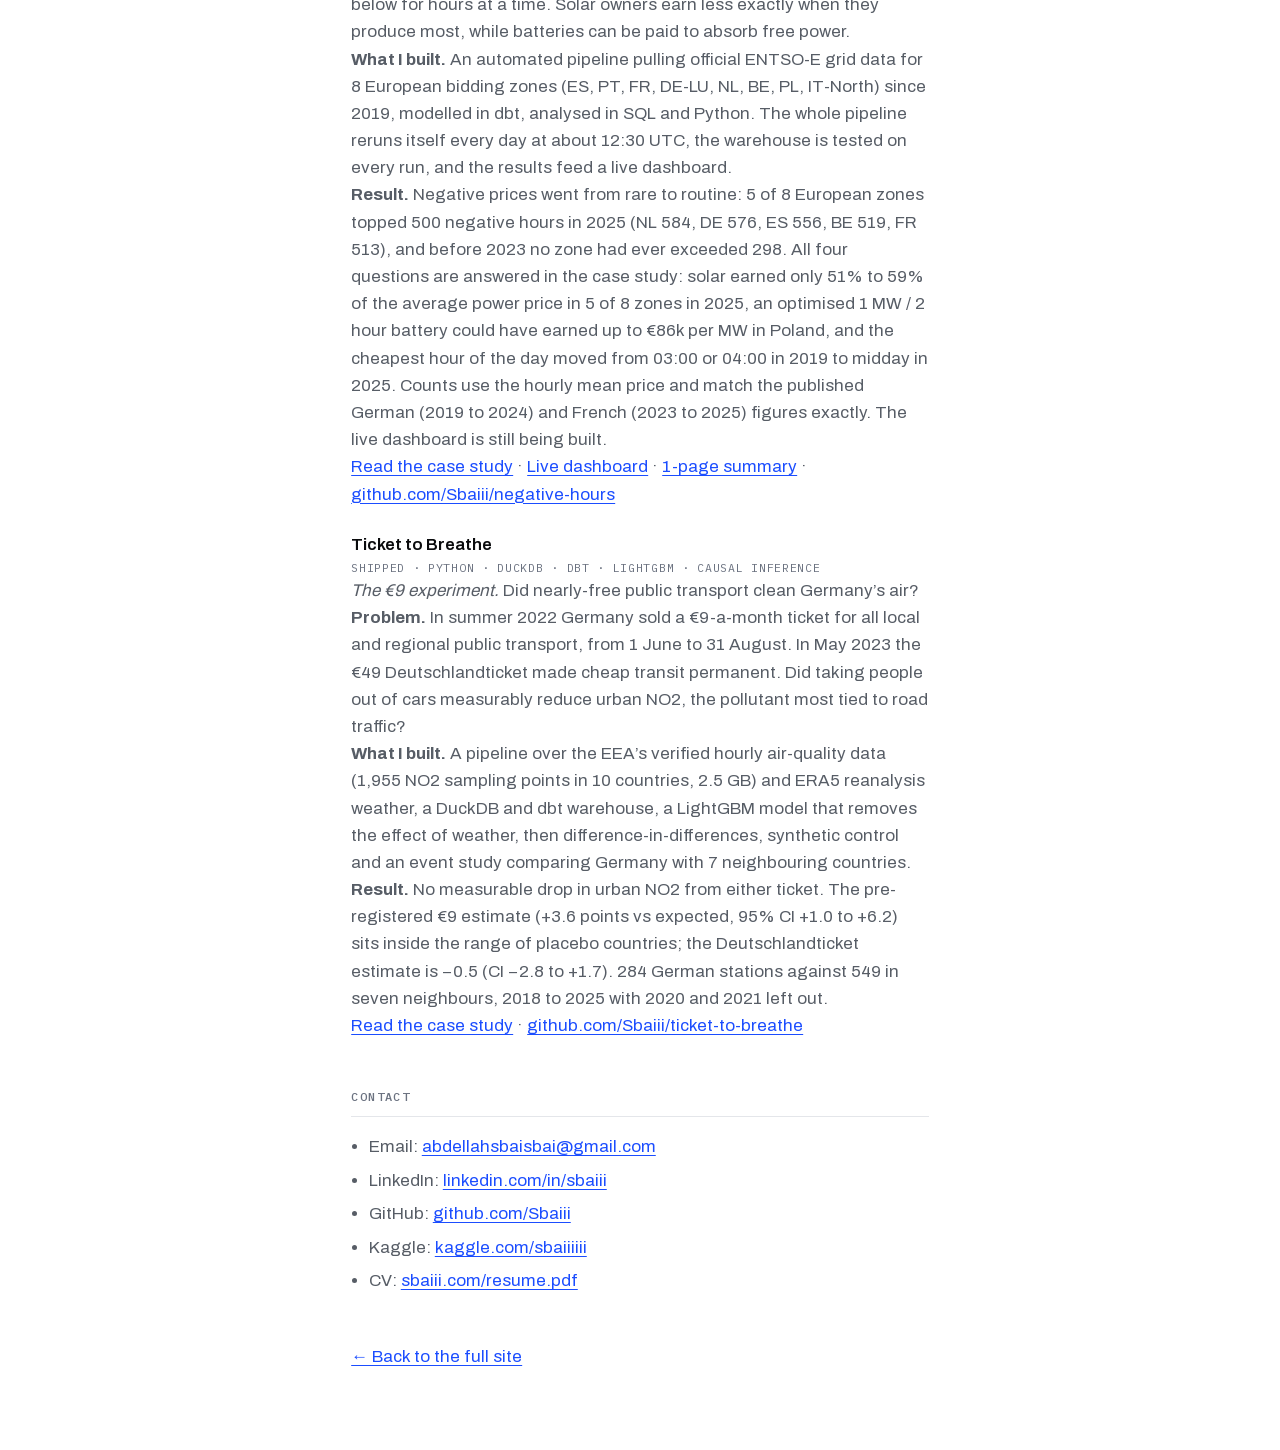
<file: plain.html>
<!DOCTYPE html>
<html lang="en">

<head>
    <meta charset="UTF-8">
    <meta name="viewport" content="width=device-width, initial-scale=1.0">
    <title>The facts: Abdellah Sbai Atta Allah</title>
    <meta name="description"
        content="Plain-text CV for Abdellah Sbai Atta Allah, data analyst and software developer.">
    <link rel="canonical" href="https://sbaiii.com/plain.html">
    <script>
        (function () {
            try {
                var s = localStorage.getItem('portfolio_theme');
                if (s) document.documentElement.setAttribute('data-theme', s);
            } catch (e) { }
        })();
    </script>
    <link rel="icon" type="image/png" href="assets/favicon.png" sizes="any">
    <meta name="theme-color" content="#ffffff" media="(prefers-color-scheme: light)">
    <meta name="theme-color" content="#08090b" media="(prefers-color-scheme: dark)">
    <link rel="preload" href="./assets/fonts/archivo.woff2" as="font" type="font/woff2" crossorigin>
    <link rel="stylesheet" href="style.css">
</head>

<body>
    <main class="wrap plain">
        <p class="meta" style="margin-bottom:1.5rem">
            <a href="index.html">← Back to the full site</a>
        </p>

        <p style="margin-bottom:1.25rem">
            <picture>
                <source srcset="./assets/portrait.webp" type="image/webp">
                <img src="./assets/portrait.jpg" alt="Abdellah Sbai Atta Allah" width="192" height="192"
                    style="width:5rem;height:5rem;border-radius:50%;object-fit:cover;border:1px solid var(--rule)">
            </picture>
        </p>
        <h1>Abdellah Sbai Atta Allah</h1>
        <p class="lead" style="max-width:none">
            Data analyst &amp; software developer. I don’t stop at insights. I build the thing that uses them.
        </p>
        <p style="margin-top:1rem">
            <a href="./resume.pdf" target="_blank" rel="noopener">View CV (PDF)</a> ·
            <a href="mailto:abdellahsbaisbai@gmail.com">abdellahsbaisbai@gmail.com</a>
        </p>
        <p style="margin-top:.5rem;color:var(--faint)">
            Final year, BSc (Hons) Computer Science (Data Analytics). Based in Kuala Lumpur, Malaysia.
            Speaks English, French and Spanish.
        </p>

        <h2>Experience</h2>

        <h3>Data &amp; CRM Intern, MSS CONSEIL</h3>
        <p class="when">Jan 2026 → Apr 2026 · Île-de-France, France</p>
        <p>Architected CRM web app features including advanced filtering and search, backed by structured SQL
            databases. Developed automated reporting pipelines in Python and SQL, plus Power BI dashboards for
            operational decisions.</p>

        <h3>Data Analyst Intern, Audensiel</h3>
        <p class="when">Sep 2024 → Feb 2025 · Île-de-France, France</p>
        <p>Constructed optimised reporting datasets by consolidating multiple sources. Engineered statistical models
            in Python and R to support strategic decisions, and built interactive Power BI and SQL dashboards for
            stakeholder self-service.</p>

        <h3>Data &amp; AI Intern, BP Malaysia</h3>
        <p class="when">Jun 2023 → Nov 2023 · Kuala Lumpur, Malaysia</p>
        <p>Translated business requirements into actionable KPIs. Built end-to-end ML pipelines (ETL and feature
            engineering) in Python and SQL, delivering Power BI analytics to monitor performance trends.</p>

        <h3>Data Analyst Intern, AXA Assurance</h3>
        <p class="when">Jun 2022 → Sep 2022 · Rabat, Morocco</p>
        <p>Optimised data integrity through rigorous validation of customer datasets. Designed automated KPI
            dashboards in Power BI and Excel, and streamlined reporting by tuning slow SQL queries.</p>

        <h2>Education</h2>
        <h3>BSc (Hons) Computer Science (Data Analytics)</h3>
        <p class="when">Final year</p>
        <ul>
            <li>Asia Pacific University (APU), Malaysia</li>
            <li>De Montfort University (DMU), United Kingdom (dual award)</li>
        </ul>
        <p style="margin-top:.75rem">Current focus: deep learning and SQL optimisation.</p>

        <h2>Skills</h2>
        <p style="margin-bottom:1rem">Marked <strong>*</strong> are the tools used in the internships listed above;
            the rest come from coursework and personal projects.</p>
        <h3>Programming languages</h3>
        <p>Python*, R*, Java, JavaScript, TypeScript, C, C++, C#</p>
        <h3>Query &amp; scripting</h3>
        <p>SQL*, DAX, M / Power Query, VBA, Bash</p>
        <h3>Python for data</h3>
        <p>pandas, NumPy, scikit-learn, SciPy, statsmodels, Matplotlib, Seaborn, Plotly, TensorFlow, PyTorch, spaCy,
            Streamlit</p>
        <h3>R for data</h3>
        <p>tidyverse, dplyr, ggplot2, caret, Shiny, R Markdown</p>
        <h3>Databases</h3>
        <p>MySQL, PostgreSQL, SQL Server, Oracle, SQLite, DuckDB, MongoDB, schema design</p>
        <h3>BI &amp; dashboards</h3>
        <p>Power BI*, Tableau, Looker Studio, Qlik Sense, Excel*, Google Sheets</p>
        <h3>Statistics</h3>
        <p>Hypothesis testing, A/B testing, regression, correlation, time series, forecasting, exploratory analysis,
            cohort &amp; funnel, segmentation &amp; RFM</p>
        <h3>Machine learning</h3>
        <p>Classification, clustering, Random Forest, XGBoost, LightGBM, feature engineering, model evaluation, cross-validation,
            NLP &amp; sentiment, deep learning</p>
        <h3>Data engineering</h3>
        <p>ETL &amp; ELT, star &amp; snowflake schemas, data warehousing, PySpark, Airflow, dbt, SSIS, APIs &amp; JSON</p>
        <h3>Cloud &amp; platforms</h3>
        <p>BigQuery, Snowflake, Databricks, Azure Data Factory, Synapse, AWS Redshift, Microsoft Fabric, Cloudflare Workers</p>
        <h3>Tools &amp; practice</h3>
        <p>Git &amp; GitHub, Jupyter, VS Code, RStudio, Anaconda, Jira, SAS, SPSS, HTML &amp; CSS</p>
        <h3>Spoken languages</h3>
        <p>English, French, Spanish</p>
        <h3>Working style</h3>
        <p>Turning a stakeholder question into a requirement, and the result back into something a non-technical
            audience can act on. Documented, and repeatable by someone else.</p>

        <h2>Projects</h2>

        <h3>Negative Hours</h3>
        <p class="when">Live · Python · SQL · dbt · DuckDB · GitHub Actions</p>
        <p><em>Europe’s electricity market in the renewables era.</em> How often is power free in Europe, and what is
            a battery worth in each country?</p>
        <p><strong>Problem.</strong> Solar and wind now push European wholesale prices to zero or below for hours at a
            time. Solar owners earn less exactly when they produce most, while batteries can be paid to absorb free
            power.</p>
        <p><strong>What I built.</strong> An automated pipeline pulling official ENTSO-E grid data for 8 European
            bidding zones (ES, PT, FR, DE-LU, NL, BE, PL, IT-North) since 2019, modelled in dbt, analysed in SQL and
            Python. The whole pipeline reruns itself every day at about 12:30 UTC, the warehouse is tested on every
            run, and the results feed a live dashboard.</p>
        <p><strong>Result.</strong> Negative prices went from rare to routine: 5 of 8 European zones topped 500
            negative hours in 2025 (NL 584, DE 576, ES 556, BE 519, FR 513), and before 2023 no zone had ever
            exceeded 298. All four questions are answered in the case study: solar earned only 51% to 59% of the
            average power price in 5 of 8 zones in 2025, an optimised 1 MW / 2 hour battery could have earned up to
            &euro;86k per MW in Poland, and the cheapest hour of the day moved from 03:00 or 04:00 in 2019 to midday
            in 2025. Counts use the hourly mean price and match the published German (2019 to 2024) and French
            (2023 to 2025) figures exactly. The live dashboard is still being built.</p>
        <p>
            <a href="/projects/negative-hours/">Read the case study</a> ·
            <a href="https://sbaiii.github.io/negative-hours/" target="_blank"
                rel="noopener noreferrer">Live dashboard</a> ·
            <a href="https://github.com/Sbaiii/negative-hours/blob/main/docs/exec_memo.md" target="_blank"
                rel="noopener noreferrer">1-page summary</a> ·
            <a href="https://github.com/Sbaiii/negative-hours" target="_blank"
                rel="noopener noreferrer">github.com/Sbaiii/negative-hours</a>
        </p>

        <h3>Ticket to Breathe</h3>
        <p class="when">Shipped · Python · DuckDB · dbt · LightGBM · Causal inference</p>
        <p><em>The €9 experiment.</em> Did nearly-free public transport clean Germany’s air?</p>
        <p><strong>Problem.</strong> In summer 2022 Germany sold a €9-a-month ticket for all local and regional
            public transport, from 1 June to 31 August. In May 2023 the €49 Deutschlandticket made cheap transit
            permanent. Did taking people out of cars measurably reduce urban NO2, the pollutant most tied to road
            traffic?</p>
        <p><strong>What I built.</strong> A pipeline over the EEA’s verified hourly air-quality data (1,955 NO2
            sampling points in 10 countries, 2.5 GB) and ERA5 reanalysis weather, a DuckDB and dbt warehouse, a
            LightGBM model that removes the effect of weather, then difference-in-differences, synthetic control and
            an event study comparing Germany with 7 neighbouring countries.</p>
        <p><strong>Result.</strong> No measurable drop in urban NO2 from either ticket. The pre-registered
            &euro;9 estimate (+3.6 points vs expected, 95% CI +1.0 to +6.2) sits inside the range of placebo
            countries; the Deutschlandticket estimate is −0.5 (CI −2.8 to +1.7). 284 German stations against
            549 in seven neighbours, 2018 to 2025 with 2020 and 2021 left out.</p>
        <p>
            <a href="/projects/ticket-to-breathe/">Read the case study</a> ·
            <a href="https://github.com/Sbaiii/ticket-to-breathe" target="_blank"
                rel="noopener noreferrer">github.com/Sbaiii/ticket-to-breathe</a>
        </p>

        <h2>Contact</h2>
        <ul>
            <li>Email: <a href="mailto:abdellahsbaisbai@gmail.com">abdellahsbaisbai@gmail.com</a></li>
            <li>LinkedIn: <a href="https://www.linkedin.com/in/sbaiii/" target="_blank"
                    rel="noopener noreferrer">linkedin.com/in/sbaiii</a></li>
            <li>GitHub: <a href="https://github.com/Sbaiii" target="_blank"
                    rel="noopener noreferrer">github.com/Sbaiii</a></li>
            <li>Kaggle: <a href="https://www.kaggle.com/sbaiiiiii" target="_blank"
                    rel="noopener noreferrer">kaggle.com/sbaiiiiii</a></li>
            <li>CV: <a href="./resume.pdf" target="_blank" rel="noopener">sbaiii.com/resume.pdf</a></li>
        </ul>

        <p style="margin-top:3rem"><a href="index.html">← Back to the full site</a></p>
    </main>
</body>

</html>
</file>
<file: style.css>
/* =============================================================================
   sbaiii.com: "A Career, Plotted"

   Contents
     01  Fonts
     02  Design tokens
     03  Reset & base
     04  Typography
     05  Layout primitives
     06  Header & navigation
     07  fig. 00  Masthead
     08  fig. 01  The Trajectory (chart)
     09  fig. 02  Case Studies
     10  fig. 03  The Stack
     11  fig. 04  You Are The Dataset
     12  fig. 05  Contact & colophon
     13  Query overlay (⌘K)
     14  Crosshair cursor
     15  Reveal, reduced motion, print
     16  Plain / 404 pages
   ========================================================================== */

/* 01  FONTS ---------------------------------------------------------------- */

@font-face {
    font-family: 'Archivo';
    font-style: normal;
    font-weight: 400 800;
    font-display: swap;
    src: url('./assets/fonts/archivo.woff2') format('woff2');
}

/* Metric-matched fallback. Archivo is ~11% wider than Helvetica/Arial, and at
   the masthead's display size that difference reflowed the h1 when the webfont
   swapped in, which was the page's only layout shift. Numbers computed from the
   two fonts' average advance widths and typo metrics. */
@font-face {
    font-family: 'Archivo Fallback';
    src: local('Helvetica Neue'), local('Helvetica'), local('Arial');
    size-adjust: 111.31%;
    ascent-override: 78.88%;
    descent-override: 18.87%;
    line-gap-override: 0%;
}

@font-face {
    font-family: 'IBM Plex Mono';
    font-style: normal;
    font-weight: 400;
    font-display: swap;
    src: url('./assets/fonts/plex-mono-400.woff2') format('woff2');
}

@font-face {
    font-family: 'IBM Plex Mono';
    font-style: normal;
    font-weight: 500;
    font-display: swap;
    src: url('./assets/fonts/plex-mono-500.woff2') format('woff2');
}

/* 02  DESIGN TOKENS -------------------------------------------------------- */

:root {
    /* Colour: light is the default. One accent, used only for data. */
    --paper: #ffffff;
    --paper-2: #f5f6f8;
    --ink: #0a0b0d;
    --muted: #575d66;
    --faint: #6b7280;
    --rule: #e4e6ea;
    --accent: #1b4dff;
    --accent-ink: #1b4dff;
    --accent-on: #ffffff;
    --accent-soft: rgba(27, 77, 255, 0.10);
    --shadow: rgba(10, 11, 13, 0.10);

    /* Type */
    --display: 'Archivo', 'Archivo Fallback', 'Helvetica Neue', Helvetica, Arial, sans-serif;
    --sans: 'Archivo', 'Archivo Fallback', 'Helvetica Neue', Helvetica, Arial, sans-serif;
    --mono: 'IBM Plex Mono', ui-monospace, SFMono-Regular, Menlo, monospace;

    --t-display: clamp(3.4rem, 11vw, 9rem);
    --t-h1: clamp(2.6rem, 7vw, 5.5rem);
    --t-h2: clamp(2rem, 4.4vw, 3.6rem);
    --t-h3: clamp(1.25rem, 2vw, 1.75rem);
    --t-lead: clamp(1.05rem, 1.5vw, 1.4rem);
    --t-body: clamp(0.95rem, 0.45vw + 0.85rem, 1.0625rem);
    --t-meta: 0.75rem;

    /* Space */
    --gutter: clamp(1.25rem, 4vw, 4rem);
    --section-y: clamp(5rem, 12vh, 11rem);
    --max: 1320px;
    --rail: 10rem;

    /* Motion */
    --fast: 0.18s cubic-bezier(0.32, 0.72, 0, 1);
    --slow: 0.7s cubic-bezier(0.16, 1, 0.3, 1);
}

@media (prefers-color-scheme: dark) {
    :root:not([data-theme='light']) {
        --paper: #08090b;
        --paper-2: #101217;
        --ink: #edeff2;
        --muted: #9aa2ad;
        --faint: #7c848f;
        --rule: #1e2127;
        --accent: #5b87ff;
        --accent-ink: #5b87ff;
        --accent-on: #08090b;
        --accent-soft: rgba(91, 135, 255, 0.16);
        --shadow: rgba(0, 0, 0, 0.6);
    }
}

[data-theme='dark'] {
    --paper: #08090b;
    --paper-2: #101217;
    --ink: #edeff2;
    --muted: #9aa2ad;
    --faint: #7c848f;
    --rule: #1e2127;
    --accent: #5b87ff;
    --accent-ink: #5b87ff;
    --accent-on: #08090b;
    --accent-soft: rgba(91, 135, 255, 0.16);
    --shadow: rgba(0, 0, 0, 0.6);
}

[data-theme='light'] {
    --paper: #ffffff;
    --paper-2: #f5f6f8;
    --ink: #0a0b0d;
    --muted: #575d66;
    --faint: #6b7280;
    --rule: #e4e6ea;
    --accent: #1b4dff;
    --accent-ink: #1b4dff;
    --accent-on: #ffffff;
    --accent-soft: rgba(27, 77, 255, 0.10);
    --shadow: rgba(10, 11, 13, 0.10);
}

/* 03  RESET & BASE --------------------------------------------------------- */

*,
*::before,
*::after {
    box-sizing: border-box;
    margin: 0;
    padding: 0;
}

/* No scrolling the page behind the open mobile menu. */
html.nav-open,
html.nav-open body {
    overflow: hidden;
}

html {
    scroll-behavior: smooth;
    overflow-x: clip;
    -webkit-text-size-adjust: 100%;
}

body {
    background: var(--paper);
    color: var(--ink);
    font-family: var(--sans);
    font-size: var(--t-body);
    line-height: 1.6;
    overflow-x: clip;
    -webkit-font-smoothing: antialiased;
    font-synthesis-weight: none;
}

/* Graph-paper motif: the background is literally a plot grid. */
body::before {
    content: '';
    position: fixed;
    inset: 0;
    z-index: 0;
    pointer-events: none;
    background-image:
        linear-gradient(to right, var(--rule) 1px, transparent 1px),
        linear-gradient(to bottom, var(--rule) 1px, transparent 1px);
    background-size: 5rem 5rem;
    opacity: 0.4;
    mask-image: radial-gradient(ellipse 120% 80% at 50% 0%, #000 20%, transparent 75%);
}

body > * {
    position: relative;
    z-index: 1;
}

img,
svg {
    display: block;
    max-width: 100%;
}

a {
    color: inherit;
    text-decoration: none;
}

button {
    font: inherit;
    color: inherit;
    background: none;
    border: none;
    cursor: pointer;
}

:focus-visible {
    outline: 2px solid var(--accent);
    outline-offset: 3px;
    border-radius: 2px;
}

::selection {
    background: var(--accent);
    color: var(--paper);
}

.visually-hidden {
    position: absolute !important;
    width: 1px;
    height: 1px;
    padding: 0;
    overflow: hidden;
    clip: rect(0 0 0 0);
    clip-path: inset(50%);
    white-space: nowrap;
    border: 0;
}

/* 04  TYPOGRAPHY ----------------------------------------------------------- */

.display {
    font-family: var(--display);
    font-weight: 800;
    letter-spacing: -0.015em;
    line-height: 1.02;
}

.meta {
    font-family: var(--mono);
    font-size: var(--t-meta);
    font-weight: 500;
    letter-spacing: 0.14em;
    text-transform: uppercase;
    color: var(--muted);
}

.lead {
    font-size: var(--t-lead);
    line-height: 1.45;
    color: var(--muted);
    max-width: 34ch;
}

.num {
    font-family: var(--display);
    font-variant-numeric: tabular-nums;
    line-height: 0.9;
}

/* 05  LAYOUT PRIMITIVES ---------------------------------------------------- */

.wrap {
    width: 100%;
    max-width: var(--max);
    margin-inline: auto;
    padding-inline: var(--gutter);
}

.fig {
    padding-block: var(--section-y);
    border-top: 1px solid var(--rule);
}

.fig__head {
    display: grid;
    grid-template-columns: var(--rail) minmax(0, 1fr);
    gap: clamp(1rem, 3vw, 3rem);
    align-items: start;
    margin-bottom: clamp(2.5rem, 6vw, 5rem);
}

.fig__label {
    padding-top: 0.6rem;
}

.fig__title {
    font-family: var(--display);
    font-weight: 800;
    font-size: var(--t-h2);
    line-height: 1;
    letter-spacing: -0.035em;
    margin-bottom: 0.75rem;
}

.fig__standfirst {
    font-size: var(--t-lead);
    color: var(--muted);
    max-width: 44ch;
    line-height: 1.4;
}

@media (max-width: 860px) {
    .fig__head {
        grid-template-columns: 1fr;
        gap: 1rem;
    }

    .fig__label {
        padding-top: 0;
    }
}

/* 06  HEADER & NAVIGATION -------------------------------------------------- */

.header {
    position: fixed;
    inset: 0 0 auto 0;
    z-index: 100;
    display: flex;
    align-items: center;
    justify-content: space-between;
    gap: 1rem;
    padding: 1rem var(--gutter);
    background: color-mix(in srgb, var(--paper) 82%, transparent);
    backdrop-filter: blur(14px);
    border-bottom: 1px solid transparent;
    transition: border-color var(--fast), background var(--fast);
}

.header.is-scrolled {
    border-bottom-color: var(--rule);
}

.brand {
    font-family: var(--mono);
    font-size: 0.8rem;
    font-weight: 600;
    letter-spacing: 0.02em;
    white-space: nowrap;
}

.brand .dot {
    color: var(--accent);
}

.nav {
    display: flex;
    gap: clamp(0.75rem, 2vw, 2rem);
    font-size: 0.82rem;
    color: var(--muted);
}

/* The index is a plain row on desktop; it becomes the figure list on phones. */
.nav__index {
    display: contents;
}

.nav__fig,
.nav__foot,
.nav__top {
    display: none;
}

.nav a {
    position: relative;
    padding-block: 0.25rem;
    transition: color var(--fast);
}

.nav a::after {
    content: '';
    position: absolute;
    left: 0;
    bottom: 0;
    width: 0;
    height: 1px;
    background: var(--accent);
    transition: width var(--fast);
}

.nav a:hover,
.nav a[aria-current='true'] {
    color: var(--ink);
}

.nav a:hover::after,
.nav a[aria-current='true']::after {
    width: 100%;
}

.controls {
    display: flex;
    align-items: center;
    gap: 0.35rem;
}

.ctrl {
    display: grid;
    place-items: center;
    width: 2.1rem;
    height: 2.1rem;
    border-radius: 50%;
    color: var(--muted);
    transition: color var(--fast), background var(--fast);
}

.ctrl:hover {
    color: var(--ink);
    background: var(--paper-2);
}

.ctrl--query {
    width: auto;
    gap: 0.4rem;
    padding-inline: 0.7rem;
    border: 1px solid var(--rule);
    border-radius: 999px;
    font-family: var(--mono);
    font-size: 0.68rem;
    letter-spacing: 0.06em;
    text-transform: uppercase;
}

[data-theme='dark'] .sun,
:root:not([data-theme='light']) .sun {
    display: none;
}

.moon {
    display: none;
}

[data-theme='dark'] .moon,
:root:not([data-theme='light']) .moon {
    display: block;
}

@media (prefers-color-scheme: light) {
    :root:not([data-theme='dark']) .sun {
        display: block;
    }

    :root:not([data-theme='dark']) .moon {
        display: none;
    }
}

/* Language selector */
.lang {
    position: relative;
}

.lang__btn {
    font-family: var(--mono);
    font-size: 0.7rem;
    font-weight: 600;
    letter-spacing: 0.08em;
    padding: 0.4rem 0.5rem;
    color: var(--muted);
    transition: color var(--fast);
}

.lang__btn:hover {
    color: var(--ink);
}

.lang__menu {
    position: absolute;
    top: calc(100% + 0.5rem);
    right: 0;
    min-width: 8.5rem;
    padding: 0.3rem;
    background: var(--paper);
    border: 1px solid var(--rule);
    border-radius: 10px;
    box-shadow: 0 12px 32px var(--shadow);
    opacity: 0;
    visibility: hidden;
    transform: translateY(-4px);
    transition: opacity var(--fast), transform var(--fast), visibility var(--fast);
}

.lang__menu.is-open {
    opacity: 1;
    visibility: visible;
    transform: none;
}

.lang__menu button {
    display: block;
    width: 100%;
    text-align: left;
    padding: 0.5rem 0.7rem;
    border-radius: 6px;
    font-size: 0.85rem;
    color: var(--muted);
    transition: background var(--fast), color var(--fast);
}

.lang__menu button:hover,
.lang__menu button[aria-current='true'] {
    background: var(--paper-2);
    color: var(--ink);
}

.menu-btn {
    display: none;
    width: 2.1rem;
    height: 2.1rem;
    place-items: center;
}

.menu-btn span {
    display: block;
    width: 17px;
    height: 1.5px;
    background: var(--ink);
    transition: transform var(--fast), opacity var(--fast);
}

.menu-btn span + span {
    margin-top: 4px;
}

.menu-btn.is-open span:nth-child(1) {
    transform: translateY(5.5px) rotate(45deg);
}

.menu-btn.is-open span:nth-child(2) {
    opacity: 0;
}

.menu-btn.is-open span:nth-child(3) {
    transform: translateY(-5.5px) rotate(-45deg);
}

@media (max-width: 860px) {
    .menu-btn {
        display: grid;
    }

    .ctrl--query {
        display: none;
    }

    /* The site is a set of numbered figures, so the menu is their index:
       each entry is a point on an axis, mirroring fig. 01. */

    /* backdrop-filter would make .header the containing block for the fixed
       menu below, capping it at the header's height instead of the viewport. */
    .header {
        background: var(--paper);
        backdrop-filter: none;
    }

    .lang {
        display: none;
    }

    /* Keep the brand and the close button above the open menu: they are
       static, so the positioned menu would otherwise paint over them. */
    .brand,
    .controls {
        position: relative;
        z-index: 96;
    }

    .nav {
        position: fixed;
        inset: 0;
        z-index: 95;
        flex-direction: column;
        justify-content: space-between;
        gap: 2rem;
        padding: 5.5rem var(--gutter) 2rem;
        background: var(--paper);
        overflow-y: auto;
        overscroll-behavior: contain;
        opacity: 0;
        visibility: hidden;
        transform: translateY(-0.75rem);
        transition: opacity 0.28s var(--slow), transform 0.4s var(--slow), visibility 0.28s;
    }

    .nav.is-open {
        opacity: 1;
        visibility: visible;
        transform: none;
    }

    .nav__index {
        display: flex;
        flex-direction: column;
        position: relative;
    }

    /* the axis the figures sit on */
    .nav__index::before {
        content: '';
        position: absolute;
        left: 5px;
        top: 1.6rem;
        bottom: 2.4rem;
        width: 1px;
        background: var(--rule);
    }

    .nav__index a {
        position: relative;
        display: flex;
        align-items: baseline;
        justify-content: space-between;
        gap: 1rem;
        padding: 0.5rem 0 0.5rem 2rem;
        border: 0;
        opacity: 0;
        transform: translateX(-10px);
        transition: opacity 0.45s var(--slow), transform 0.45s var(--slow);
        transition-delay: calc(var(--i, 6) * 45ms);
    }

    .nav.is-open .nav__index a {
        opacity: 1;
        transform: none;
    }

    .nav__index a::after {
        display: none;
    }

    /* the data point */
    .nav__index a::before {
        content: '';
        position: absolute;
        left: 0;
        top: 1.15rem;
        width: 11px;
        height: 11px;
        border-radius: 50%;
        background: var(--paper);
        border: 2px solid var(--rule);
        transition: background var(--fast), border-color var(--fast), transform var(--fast);
    }

    .nav__index a[aria-current='true']::before {
        background: var(--accent);
        border-color: var(--accent);
        transform: scale(1.2);
    }

    .nav__top,
    .nav__fig {
        display: block;
    }

    .nav__top {
        display: flex;
    }

    .nav__label {
        font-family: var(--display);
        font-weight: 800;
        font-size: clamp(1.35rem, 7.2vw, 2.5rem);
        line-height: 1.04;
        letter-spacing: -0.035em;
        color: var(--muted);
        transition: color var(--fast);
    }

    .nav__index a[aria-current='true'] .nav__label {
        color: var(--ink);
    }

    .nav__fig {
        order: 2;
        flex: none;
        font-family: var(--mono);
        font-size: var(--t-meta);
        letter-spacing: 0.14em;
        text-transform: uppercase;
        color: var(--faint);
    }

    .nav__index a[aria-current='true'] .nav__fig {
        color: var(--accent);
    }

    /* the plain-text escape hatch is not a figure, so it sits apart */
    .nav__index a.nav__skip {
        display: none;
    }

    .nav__foot {
        display: flex;
        flex-direction: column;
        align-items: flex-start;
        gap: 1rem;
        padding-top: 1.5rem;
        border-top: 1px solid var(--rule);
        opacity: 0;
        transition: opacity 0.4s var(--slow) 0.22s;
    }

    .nav.is-open .nav__foot {
        opacity: 1;
    }

    .nav__actions {
        display: flex;
        flex-wrap: wrap;
        gap: 0.5rem;
    }

    .nav__langs {
        display: flex;
        gap: 0.3rem;
    }

    .nav__langs button {
        padding: 0.4rem 0.75rem;
        border: 1px solid var(--rule);
        border-radius: 999px;
        font-family: var(--mono);
        font-size: 0.68rem;
        letter-spacing: 0.1em;
        color: var(--muted);
        transition: background var(--fast), color var(--fast), border-color var(--fast);
    }

    .nav__langs button[aria-current='true'] {
        background: var(--ink);
        border-color: var(--ink);
        color: var(--paper);
    }

    .nav__plain {
        font-size: 0.85rem;
        color: var(--muted);
        text-decoration: underline;
        text-underline-offset: 4px;
        text-decoration-color: var(--rule);
    }
}

/* 07  fig. 00  MASTHEAD ---------------------------------------------------- */

.masthead {
    min-height: 100svh;
    display: flex;
    flex-direction: column;
    justify-content: center;
    padding-block: 7rem 3rem;
}

.masthead__fig {
    display: flex;
    align-items: center;
    gap: 0.75rem;
    margin-bottom: 1.5rem;
}

.masthead__name {
    font-family: var(--display);
    font-weight: 800;
    font-size: var(--t-display);
    line-height: 0.9;
    letter-spacing: -0.045em;
    margin-bottom: 1.5rem;
    text-wrap: balance;
}

/* A byline portrait: human, without breaking the typographic masthead. */
.masthead__byline {
    display: flex;
    align-items: center;
    gap: 0.9rem;
    margin-bottom: 0.4rem;
}

.masthead__portrait {
    width: 3.25rem;
    height: 3.25rem;
    flex: none;
    border-radius: 50%;
    object-fit: cover;
    border: 1px solid var(--rule);
}

.masthead__role {
    font-size: var(--t-h3);
    font-weight: 500;
    letter-spacing: -0.01em;
}

.masthead__tagline {
    font-family: var(--display);
    font-weight: 500;
    font-size: clamp(1.3rem, 2.6vw, 2.1rem);
    line-height: 1.22;
    letter-spacing: -0.025em;
    color: var(--ink);
    max-width: 26ch;
    margin-block: 2rem 0.6rem;
}

.masthead__sub {
    color: var(--faint);
    max-width: 40ch;
    margin-bottom: 2.5rem;
}

.masthead__actions {
    display: flex;
    flex-wrap: wrap;
    align-items: center;
    gap: 0.75rem;
}

.btn {
    display: inline-flex;
    align-items: center;
    gap: 0.5rem;
    padding: 0.85rem 1.4rem;
    border-radius: 999px;
    border: 1px solid var(--ink);
    font-size: 0.9rem;
    font-weight: 500;
    white-space: nowrap;
    transition: background var(--fast), color var(--fast), transform var(--fast);
}

.btn:hover {
    transform: translateY(-2px);
}

.btn--primary {
    background: var(--accent);
    border-color: var(--accent);
    color: var(--accent-on);
    font-family: var(--mono);
    font-size: 0.82rem;
    letter-spacing: 0.02em;
}

.btn--primary:hover {
    background: var(--ink);
    border-color: var(--ink);
    color: var(--paper);
}

.btn--ghost {
    border-color: var(--rule);
}

.btn--ghost:hover {
    border-color: var(--ink);
}

.btn--text {
    padding: 0.5rem 0;
    border: none;
    border-radius: 0;
    color: var(--muted);
    font-size: 0.85rem;
    text-decoration: underline;
    text-underline-offset: 4px;
    text-decoration-color: var(--rule);
}

.btn--text:hover {
    color: var(--accent-ink);
    text-decoration-color: var(--accent);
    transform: none;
}

/* Live status pill */
.status {
    display: inline-flex;
    align-items: center;
    gap: 0.55rem;
    padding: 0.4rem 0.85rem 0.4rem 0.7rem;
    border: 1px solid var(--rule);
    border-radius: 999px;
    font-family: var(--mono);
    font-size: 0.68rem;
    letter-spacing: 0.06em;
    color: var(--muted);
    white-space: nowrap;
}

.status__dot {
    width: 6px;
    height: 6px;
    border-radius: 50%;
    background: var(--accent);
    flex: none;
    animation: pulse 2.4s ease-in-out infinite;
}

/* The pill carries the full degree title on wide screens and a short form on
   phones, so it never overflows the gutter. */
.status__short {
    display: none;
}

@media (max-width: 720px) {
    .masthead__fig {
        flex-wrap: wrap;
    }

    /* The clock text is written by JS after first paint. Without a row of its
       own the pill would wrap at that moment and push the h1 down, which was
       the page's only layout shift. Giving it a full row keeps the height
       fixed whether the clock has arrived or not. */
    .masthead__fig .status {
        flex-basis: 100%;
    }

    .status {
        white-space: normal;
    }

    .status__full {
        display: none;
    }

    .status__short {
        display: inline;
    }
}

@keyframes pulse {
    0%, 100% { opacity: 1; transform: scale(1); }
    50% { opacity: 0.45; transform: scale(0.82); }
}

/* Headline figures */
.figures {
    display: grid;
    grid-template-columns: repeat(auto-fit, minmax(150px, 1fr));
    gap: clamp(1rem, 3vw, 2.5rem);
    margin-top: clamp(3rem, 8vh, 6rem);
    padding-top: 2rem;
    border-top: 1px solid var(--rule);
}

.figures__item {
    display: flex;
    flex-direction: column;
    gap: 0.4rem;
}

.figures__value {
    font-family: var(--display);
    font-weight: 800;
    font-size: clamp(2.4rem, 5.5vw, 4.5rem);
    line-height: 0.9;
    letter-spacing: -0.04em;
    font-variant-numeric: tabular-nums;
}

.figures__label {
    font-family: var(--mono);
    font-size: var(--t-meta);
    letter-spacing: 0.1em;
    text-transform: uppercase;
    color: var(--muted);
    line-height: 1.3;
}

@media (max-width: 680px) {
    .figures {
        grid-template-columns: repeat(2, 1fr);
        gap: 1.75rem;
    }
}

/* 08  fig. 01  THE TRAJECTORY ---------------------------------------------- */

.chart {
    position: relative;
}

.chart__svg {
    width: 100%;
    height: auto;
    overflow: visible;
}

.chart__grid line {
    stroke: var(--rule);
    stroke-width: 1;
}

.chart__axis-label {
    font-family: var(--mono);
    font-size: 11px;
    letter-spacing: 0.08em;
    fill: var(--faint);
    text-transform: uppercase;
}

.chart__band {
    fill: var(--accent-soft);
    stroke: none;
}

.chart__line {
    fill: none;
    stroke: var(--accent);
    stroke-width: 2.25;
    stroke-linecap: round;
    stroke-linejoin: round;
}

.chart__forecast {
    fill: none;
    stroke: var(--accent);
    stroke-width: 1.75;
    stroke-dasharray: 5 6;
    stroke-linecap: round;
    opacity: 0.75;
}

.chart__leader {
    stroke: var(--faint);
    stroke-width: 1;
}

.chart__point {
    cursor: pointer;
    transition: opacity 0.4s ease;
}

.chart__forecast-group {
    transition: opacity 0.6s ease;
}

.chart__point-hit {
    fill: transparent;
}

.chart__dot {
    fill: var(--accent);
    stroke: var(--paper);
    stroke-width: 3;
    transition: r var(--fast);
}

.chart__point[data-type='study'] .chart__dot {
    fill: var(--paper);
    stroke: var(--accent);
    stroke-width: 2.5;
}

.chart__point:hover .chart__dot,
.chart__point:focus-visible .chart__dot,
.chart__point.is-active .chart__dot {
    r: 9;
}

.chart__pt-org {
    font-family: var(--sans);
    font-size: 13px;
    font-weight: 600;
    fill: var(--ink);
}

.chart__pt-meta {
    font-family: var(--mono);
    font-size: 11px;
    letter-spacing: 0.06em;
    fill: var(--muted);
}

.chart__forecast-label {
    font-family: var(--mono);
    font-size: 11px;
    letter-spacing: 0.08em;
    fill: var(--accent-ink);
    text-transform: uppercase;
}

.chart__footnote {
    display: grid;
    grid-template-columns: var(--rail) minmax(0, 1fr);
    gap: clamp(1rem, 3vw, 3rem);
    margin-top: 3rem;
    padding-top: 1.5rem;
    border-top: 1px solid var(--rule);
}

.chart__footnote p {
    font-family: var(--display);
    font-weight: 500;
    font-size: clamp(1.05rem, 1.8vw, 1.45rem);
    line-height: 1.32;
    letter-spacing: -0.02em;
    max-width: 46ch;
    color: var(--ink);
    border-left: 2px solid var(--accent);
    padding-left: 1.1rem;
}

@media (max-width: 860px) {
    .chart__footnote {
        grid-template-columns: 1fr;
        gap: 0.75rem;
    }
}

@media (max-width: 860px) {
    .chart__axis-label,
    .chart__pt-meta,
    .chart__forecast-label {
        font-size: 12px;
    }
}

/* Detail panel for a selected point */
.chart__detail {
    margin-top: 2rem;
    padding: 1.5rem;
    border: 1px solid var(--rule);
    border-radius: 14px;
    background: var(--paper-2);
    display: none;
}

.chart__detail.is-open {
    display: block;
    animation: fadeUp 0.4s var(--slow) both;
}

@keyframes fadeUp {
    from { opacity: 0; transform: translateY(8px); }
    to { opacity: 1; transform: none; }
}

.chart__detail-top {
    display: flex;
    flex-wrap: wrap;
    align-items: baseline;
    justify-content: space-between;
    gap: 0.75rem;
    margin-bottom: 0.75rem;
}

.chart__detail-org {
    font-family: var(--display);
    font-weight: 700;
    font-size: clamp(1.4rem, 3vw, 2rem);
    line-height: 1.05;
    letter-spacing: -0.03em;
}

.chart__detail-role {
    font-weight: 500;
    margin-bottom: 0.5rem;
}

.chart__detail-summary {
    color: var(--muted);
    max-width: 62ch;
}

.tools {
    display: flex;
    flex-wrap: wrap;
    gap: 0.4rem;
    margin-top: 1rem;
}

.tool {
    padding: 0.25rem 0.6rem;
    border: 1px solid var(--rule);
    border-radius: 999px;
    font-family: var(--mono);
    font-size: 0.68rem;
    letter-spacing: 0.04em;
    color: var(--muted);
}

/* 09  fig. 02  CASE STUDIES ------------------------------------------------ */

.case {
    display: grid;
    grid-template-columns: var(--rail) minmax(0, 1fr);
    gap: clamp(1rem, 3vw, 3rem);
    padding-block: clamp(2.5rem, 6vw, 4.5rem);
    border-top: 1px solid var(--rule);
}

.case:first-of-type {
    border-top: none;
    padding-top: 0;
}

.case__body {
    display: grid;
    grid-template-columns: minmax(0, 1.15fr) minmax(0, 1fr);
    gap: clamp(1.5rem, 4vw, 3.5rem);
    align-items: start;
}

.case__title {
    font-family: var(--display);
    font-weight: 700;
    font-size: clamp(1.75rem, 3.4vw, 2.75rem);
    line-height: 1.05;
    letter-spacing: -0.035em;
    margin-bottom: 1.25rem;
}

.case__block {
    margin-bottom: 1.25rem;
}

.case__block dt {
    font-family: var(--mono);
    font-size: var(--t-meta);
    letter-spacing: 0.12em;
    text-transform: uppercase;
    color: var(--faint);
    margin-bottom: 0.35rem;
}

.case__block dd {
    color: var(--muted);
    max-width: 52ch;
}

.case__block dd.is-todo {
    color: var(--accent-ink);
    font-family: var(--mono);
    font-size: 0.8rem;
    line-height: 1.5;
    padding: 0.6rem 0.8rem;
    border: 1px dashed var(--accent);
    border-radius: 8px;
    background: var(--accent-soft);
}

.case__media {
    border: 1px solid var(--rule);
    border-radius: 14px;
    overflow: hidden;
    background: var(--paper-2);
    aspect-ratio: 4 / 3;
}

.case__media img {
    width: 100%;
    height: 100%;
    object-fit: cover;
}

.case__media--empty {
    display: grid;
    place-items: center;
    background-image:
        repeating-linear-gradient(45deg, var(--rule) 0 1px, transparent 1px 11px);
}

.case__subtitle {
    font-size: 1.05rem;
    color: var(--muted);
    margin-top: -0.6rem;
    margin-bottom: 1rem;
    max-width: 46ch;
}

.case__hook {
    font-family: var(--display);
    font-weight: 500;
    font-size: clamp(1.05rem, 1.8vw, 1.3rem);
    line-height: 1.35;
    letter-spacing: -0.02em;
    color: var(--ink);
    border-left: 2px solid var(--accent);
    padding-left: 1rem;
    margin-bottom: 1.5rem;
    max-width: 44ch;
}

.case__links {
    display: flex;
    flex-wrap: wrap;
    gap: 0.5rem;
}

.badge {
    display: inline-block;
    margin-top: 0.5rem;
    padding: 0.2rem 0.55rem;
    border-radius: 999px;
    font-family: var(--mono);
    font-size: 0.6rem;
    letter-spacing: 0.1em;
    text-transform: uppercase;
    white-space: nowrap;
}

.badge--wip {
    border: 1px solid var(--accent);
    color: var(--accent-ink);
    background: var(--accent-soft);
}

/* Shape-only price illustration used on the card and the case study page. */
.case__media--plot {
    display: grid;
    place-items: center;
    padding: 1rem;
    background: var(--paper-2);
}

.case__media--plot svg,
.cd-figure svg {
    width: 100%;
    height: auto;
}

.cd-zero {
    stroke: var(--rule);
    stroke-width: 1;
    stroke-dasharray: 4 4;
}

.cd-line {
    fill: none;
    stroke: var(--accent);
    stroke-width: 2;
    stroke-linecap: round;
    stroke-linejoin: round;
}

.cd-neg {
    fill: var(--accent-soft);
    stroke: none;
}

.cd-label {
    font-family: var(--mono);
    font-size: 9px;
    letter-spacing: 0.08em;
    fill: var(--faint);
}

/* Policy timeline, shared by the Ticket to Breathe card and its case study.
   Dates only: there is no y-axis because nothing here is measured. */
.tl-bar {
    fill: var(--accent-soft);
    stroke: var(--accent);
    stroke-width: 1.25;
}

/* The confounder. Dashed and unfilled so it reads as a caveat, not a result. */
.tl-bar--confound {
    fill: none;
    stroke: var(--faint);
    stroke-dasharray: 3 3;
}

.tl-name {
    font-family: var(--sans);
    font-size: 11px;
    font-weight: 600;
    fill: var(--ink);
}

.tl-when {
    font-family: var(--mono);
    font-size: 9px;
    letter-spacing: 0.06em;
    fill: var(--faint);
}

.tl-axis {
    stroke: var(--rule);
    stroke-width: 1;
}

.tl-grid {
    stroke: var(--rule);
    stroke-width: 1;
    stroke-dasharray: 2 4;
}

.tl-year {
    font-family: var(--mono);
    font-size: 10px;
    letter-spacing: 0.1em;
    fill: var(--faint);
}

.case__tags {
    display: flex;
    flex-wrap: wrap;
    gap: 0.4rem;
    margin-bottom: 1rem;
}

@media (max-width: 980px) {
    .case__body {
        grid-template-columns: 1fr;
    }

    .case__media {
        order: -1;
    }
}

@media (max-width: 860px) {
    .case {
        grid-template-columns: 1fr;
        gap: 1rem;
    }
}

/* 10  fig. 03  THE STACK --------------------------------------------------- */

.stack {
    display: grid;
    grid-template-columns: repeat(auto-fit, minmax(190px, 1fr));
    gap: clamp(1.25rem, 2.5vw, 2.25rem);
    align-items: start;
}

.stack__group h3 {
    font-family: var(--mono);
    font-size: var(--t-meta);
    letter-spacing: 0.1em;
    text-transform: uppercase;
    color: var(--faint);
    font-weight: 500;
    padding-bottom: 0.6rem;
    margin-bottom: 0.85rem;
    border-bottom: 1px solid var(--rule);
    display: flex;
    justify-content: space-between;
    gap: 0.5rem;
    align-items: baseline;
}

.stack__group h3 span:last-child {
    white-space: nowrap;
    flex: none;
}

.stack__list {
    list-style: none;
    display: flex;
    flex-direction: column;
    gap: 0.42rem;
}

.stack__list li {
    display: flex;
    align-items: baseline;
    gap: 0.55rem;
    font-size: 0.875rem;
    line-height: 1.35;
    color: var(--muted);
}

/* Hollow by default; filled only where the timeline backs it up. */
.stack__list li::before {
    content: '';
    width: 6px;
    height: 6px;
    margin-top: 0.4em;
    border-radius: 50%;
    border: 1px solid var(--faint);
    background: transparent;
    flex: none;
}

.stack__list li.is-proven {
    color: var(--ink);
    font-weight: 500;
}

.stack__list li.is-proven::before {
    background: var(--accent);
    border-color: var(--accent);
}

.stack__legend {
    display: flex;
    align-items: baseline;
    gap: 0.6rem;
    margin-top: clamp(1.5rem, 3vw, 2.25rem);
    padding-top: 1rem;
    border-top: 1px solid var(--rule);
    font-size: 0.8rem;
    color: var(--faint);
}

.stack__key {
    width: 6px;
    height: 6px;
    border-radius: 50%;
    background: var(--accent);
    flex: none;
    transform: translateY(-1px);
}

.stack__total {
    margin-left: auto;
    font-family: var(--mono);
    font-size: var(--t-meta);
    letter-spacing: 0.1em;
    white-space: nowrap;
}

.aside-grid {
    display: grid;
    grid-template-columns: repeat(auto-fit, minmax(260px, 1fr));
    gap: clamp(1rem, 3vw, 2rem);
    margin-top: clamp(2.5rem, 6vw, 4rem);
    padding-top: 2rem;
    border-top: 1px solid var(--rule);
}

.aside-card h3 {
    font-family: var(--mono);
    font-size: var(--t-meta);
    letter-spacing: 0.12em;
    text-transform: uppercase;
    color: var(--faint);
    font-weight: 500;
    margin-bottom: 0.75rem;
}

.aside-card p {
    color: var(--muted);
}

.aside-card strong {
    display: block;
    font-family: var(--display);
    font-size: 1.2rem;
    font-weight: 600;
    letter-spacing: -0.02em;
    color: var(--ink);
    line-height: 1.2;
    margin-bottom: 0.4rem;
}

/* 11  fig. 04  YOU ARE THE DATASET ----------------------------------------- */

.session {
    display: grid;
    grid-template-columns: repeat(auto-fit, minmax(190px, 1fr));
    gap: 1px;
    background: var(--rule);
    border: 1px solid var(--rule);
    border-radius: 14px;
    overflow: hidden;
}

.metric {
    background: var(--paper);
    padding: 1.25rem;
    min-height: 8.5rem;
    display: flex;
    flex-direction: column;
    justify-content: space-between;
    gap: 0.75rem;
}

.metric__label {
    font-family: var(--mono);
    font-size: var(--t-meta);
    letter-spacing: 0.1em;
    text-transform: uppercase;
    color: var(--faint);
}

.metric__value {
    font-family: var(--display);
    font-weight: 700;
    font-size: clamp(1.9rem, 3.5vw, 2.8rem);
    line-height: 0.95;
    letter-spacing: -0.03em;
    font-variant-numeric: tabular-nums;
}

.metric__value span {
    font-size: 0.45em;
    color: var(--muted);
}

/* Word-valued metrics (input, theme) need to fit the tile, not tower over it. */
.metric__value .metric__word {
    display: block;
    font-size: 0.4em;
    line-height: 1.2;
    color: var(--ink);
}

/* Horizontal bars for dwell time */
.bars {
    display: flex;
    flex-direction: column;
    gap: 0.5rem;
    width: 100%;
}

.bar {
    display: grid;
    grid-template-columns: 5.5rem 1fr 2.5rem;
    align-items: center;
    gap: 0.6rem;
    font-family: var(--mono);
    font-size: 0.68rem;
    color: var(--muted);
}

.bar__track {
    display: block;
    height: 6px;
    background: var(--rule);
    border-radius: 3px;
    overflow: hidden;
}

.bar__fill {
    /* Must be block: it is not a grid item, so an inline span would ignore width. */
    display: block;
    height: 100%;
    background: var(--accent);
    border-radius: 3px;
    width: 0;
    transition: width 0.5s var(--slow);
}

.bar__val {
    text-align: right;
    font-variant-numeric: tabular-nums;
}

.metric--wide {
    grid-column: 1 / -1;
}

/* The classifier rule, printed so it can be checked */
.rule-box {
    grid-column: 1 / -1;
    background: var(--paper);
    padding: 1.5rem;
}

.rule-box pre {
    font-family: var(--mono);
    font-size: clamp(0.75rem, 1.4vw, 0.82rem);
    line-height: 1.7;
    color: var(--muted);
    overflow-x: auto;
    padding-bottom: 0.25rem;
}

.rule-box pre b {
    color: var(--accent-ink);
    font-weight: 500;
}

.rule-box pre .ok {
    color: var(--ink);
    font-weight: 500;
}

.session-note {
    display: flex;
    align-items: flex-start;
    gap: 0.6rem;
    margin-top: 1.25rem;
    font-size: 0.85rem;
    color: var(--faint);
    max-width: 62ch;
}

.session-cta {
    display: flex;
    flex-wrap: wrap;
    align-items: center;
    gap: 0.75rem;
    margin-top: 1.75rem;
}

/* 12  fig. 05  CONTACT & COLOPHON ------------------------------------------ */

.contact__mail {
    display: inline-block;
    font-family: var(--display);
    font-weight: 700;
    font-size: clamp(1.6rem, 5vw, 3.6rem);
    line-height: 1.1;
    letter-spacing: -0.035em;
    word-break: break-word;
    border-bottom: 1px solid var(--rule);
    padding-bottom: 0.15em;
    transition: color var(--fast), border-color var(--fast);
}

.contact__mail:hover {
    color: var(--accent-ink);
    border-color: var(--accent);
}

.socials {
    display: flex;
    flex-wrap: wrap;
    gap: 1.5rem;
    margin-top: 2.5rem;
}

.socials a {
    font-family: var(--mono);
    font-size: 0.78rem;
    letter-spacing: 0.08em;
    text-transform: uppercase;
    color: var(--muted);
    display: inline-flex;
    align-items: center;
    gap: 0.4rem;
    transition: color var(--fast);
}

.socials a:hover {
    color: var(--accent-ink);
}

.colophon {
    display: flex;
    flex-wrap: wrap;
    justify-content: space-between;
    gap: 1rem;
    padding-block: 2.5rem;
    border-top: 1px solid var(--rule);
    font-size: 0.78rem;
    color: var(--faint);
}

.colophon p {
    max-width: 52ch;
}

/* 13  QUERY OVERLAY (⌘K) --------------------------------------------------- */

.query {
    position: fixed;
    inset: 0;
    z-index: 200;
    display: none;
    padding: clamp(1rem, 8vh, 6rem) var(--gutter) 2rem;
    /* A plain scrim rather than a full-viewport backdrop-filter: the panel is
       already opaque, and a full-screen blur pass costs more than it adds. */
    background: color-mix(in srgb, var(--paper) 88%, transparent);
}

.query.is-open {
    display: block;
}

.query__panel {
    max-width: 780px;
    margin-inline: auto;
    background: var(--paper);
    border: 1px solid var(--rule);
    border-radius: 16px;
    box-shadow: 0 30px 80px var(--shadow);
    overflow: hidden;
    animation: fadeUp 0.28s var(--slow) both;
}

.query__bar {
    display: flex;
    align-items: center;
    gap: 0.75rem;
    padding: 1rem 1.25rem;
    border-bottom: 1px solid var(--rule);
}

.query__prompt {
    font-family: var(--mono);
    font-size: 0.9rem;
    color: var(--accent-ink);
    flex: none;
}

.query__input {
    flex: 1;
    min-width: 0;
    font-family: var(--mono);
    font-size: 0.9rem;
    color: var(--ink);
    background: none;
    border: none;
    outline: none;
}

.query__input::placeholder {
    color: var(--faint);
}

.query__esc {
    font-family: var(--mono);
    font-size: 0.62rem;
    letter-spacing: 0.08em;
    padding: 0.2rem 0.45rem;
    border: 1px solid var(--rule);
    border-radius: 5px;
    color: var(--faint);
    flex: none;
}

.query__chips {
    display: flex;
    flex-wrap: wrap;
    gap: 0.4rem;
    padding: 0.9rem 1.25rem;
    border-bottom: 1px solid var(--rule);
}

.chip {
    padding: 0.35rem 0.7rem;
    border: 1px solid var(--rule);
    border-radius: 999px;
    font-family: var(--mono);
    font-size: 0.68rem;
    color: var(--muted);
    white-space: nowrap;
    transition: border-color var(--fast), color var(--fast), background var(--fast);
}

.chip:hover {
    border-color: var(--accent);
    color: var(--accent-ink);
    background: var(--accent-soft);
}

.query__out {
    max-height: min(46vh, 420px);
    overflow: auto;
    padding: 1rem 1.25rem 1.25rem;
}

.query__status {
    font-family: var(--mono);
    font-size: 0.68rem;
    letter-spacing: 0.08em;
    text-transform: uppercase;
    color: var(--faint);
    margin-bottom: 0.75rem;
}

.query__status.is-error {
    color: var(--accent-ink);
}

.qtable {
    width: 100%;
    border-collapse: collapse;
    font-family: var(--mono);
    font-size: 0.75rem;
}

.qtable th,
.qtable td {
    text-align: left;
    padding: 0.5rem 0.75rem 0.5rem 0;
    border-bottom: 1px solid var(--rule);
    vertical-align: top;
}

.qtable th {
    color: var(--faint);
    font-weight: 500;
    letter-spacing: 0.06em;
    text-transform: uppercase;
    font-size: 0.65rem;
    white-space: nowrap;
}

.qtable td {
    color: var(--muted);
}

.qtable td:first-child {
    color: var(--ink);
    white-space: nowrap;
}

/* 13b  ID CARD ------------------------------------------------------------- */

.portrait-btn {
    position: relative;
    display: block;
    flex: none;
    padding: 0;
    border-radius: 50%;
    line-height: 0;
    cursor: pointer;
}

.portrait-btn .masthead__portrait {
    transition: transform var(--fast), border-color var(--fast);
}

.portrait-btn:hover .masthead__portrait,
.portrait-btn:focus-visible .masthead__portrait {
    border-color: var(--accent);
    transform: scale(1.04);
}

/* Affordance: the portrait does not look clickable on its own. */
.portrait-btn__badge {
    position: absolute;
    right: -2px;
    bottom: -2px;
    display: grid;
    place-items: center;
    width: 1.35rem;
    height: 1.35rem;
    border-radius: 50%;
    background: var(--accent);
    color: var(--accent-on);
    font-family: var(--mono);
    font-size: 0.5rem;
    font-weight: 600;
    letter-spacing: 0.04em;
    line-height: 1;
    border: 2px solid var(--paper);
    transition: transform var(--fast);
}

.portrait-btn:hover .portrait-btn__badge {
    transform: scale(1.12);
}

.idcard {
    position: fixed;
    inset: 0;
    z-index: 210;
    display: none;
    overflow: auto;
    padding: clamp(1rem, 6vh, 4rem) var(--gutter) 2rem;
    background: color-mix(in srgb, var(--ink) 55%, transparent);
}

.idcard.is-open {
    display: block;
}

.idcard__panel {
    max-width: 680px;
    margin-inline: auto;
    background: var(--paper);
    border: 1px solid var(--rule);
    border-radius: 14px;
    overflow: hidden;
    box-shadow: 0 30px 90px rgba(0, 0, 0, 0.3);
    animation: fadeUp 0.3s var(--slow) both;
}

.idcard__head {
    display: flex;
    align-items: center;
    justify-content: space-between;
    gap: 1rem;
    padding: 0.85rem 1.25rem;
    background: var(--accent);
    color: var(--accent-on);
}

.idcard__doc {
    font-family: var(--mono);
    font-size: 0.7rem;
    font-weight: 600;
    letter-spacing: 0.22em;
}

.idcard__close {
    display: inline-flex;
    align-items: center;
    gap: 0.4rem;
    font-family: var(--mono);
    font-size: 0.66rem;
    letter-spacing: 0.1em;
    text-transform: uppercase;
    color: var(--accent-on);
    opacity: 0.85;
}

.idcard__close:hover {
    opacity: 1;
}

.idcard__body {
    display: grid;
    grid-template-columns: 132px minmax(0, 1fr);
    gap: clamp(1rem, 3vw, 2rem);
    padding: 1.5rem 1.25rem;
}

.idcard__photo img {
    width: 132px;
    height: 132px;
    object-fit: cover;
    border-radius: 6px;
    border: 1px solid var(--rule);
    filter: grayscale(1) contrast(1.05);
}

.idcard__issued {
    display: block;
    margin-top: 0.6rem;
    font-family: var(--mono);
    font-size: 0.56rem;
    letter-spacing: 0.1em;
    color: var(--faint);
}

.idcard__fields {
    display: grid;
    grid-template-columns: repeat(2, minmax(0, 1fr));
    gap: 0.9rem 1.25rem;
    align-content: start;
}

.idcard__field dt {
    font-family: var(--mono);
    font-size: 0.56rem;
    letter-spacing: 0.14em;
    text-transform: uppercase;
    color: var(--faint);
    margin-bottom: 0.15rem;
}

.idcard__field dd {
    font-size: 0.86rem;
    line-height: 1.35;
    font-weight: 500;
}

.idcard__field:nth-child(1) dd,
.idcard__field:nth-child(2) dd {
    font-family: var(--display);
    font-weight: 700;
    font-size: 1.05rem;
    letter-spacing: -0.01em;
}

.idcard__field:nth-child(7),
.idcard__field:nth-child(8) {
    grid-column: 1 / -1;
}

.idcard__actions {
    display: flex;
    flex-wrap: wrap;
    gap: 0.5rem;
    padding: 0 1.25rem 1.25rem;
}

.idcard__actions .btn {
    padding: 0.6rem 1rem;
    font-size: 0.8rem;
}

/* Decorative, but encoded from real values only. */
.idcard__mrz {
    padding: 0.9rem 1.25rem;
    border-top: 1px solid var(--rule);
    background: var(--paper-2);
    font-family: var(--mono);
    font-size: clamp(0.5rem, 1.9vw, 0.72rem);
    line-height: 1.6;
    letter-spacing: 0.06em;
    color: var(--muted);
    overflow-x: auto;
    white-space: pre;
}

.idcard__hint {
    padding: 0.75rem 1.25rem 1.1rem;
    font-size: 0.72rem;
    line-height: 1.45;
    color: var(--faint);
    border-top: 1px solid var(--rule);
}

@media (max-width: 560px) {
    .idcard__body {
        grid-template-columns: 1fr;
    }

    .idcard__fields {
        grid-template-columns: 1fr;
    }

    .idcard__field:nth-child(7),
    .idcard__field:nth-child(8) {
        grid-column: auto;
    }
}

/* 14  CROSSHAIR CURSOR ----------------------------------------------------- */

.crosshair {
    position: fixed;
    inset: 0;
    width: 100%;
    height: 100%;
    z-index: 150;
    pointer-events: none;
    display: none;
    overflow: visible;
    mix-blend-mode: difference;
}

.crosshair line {
    stroke: #6e6e6e;
    stroke-width: 1;
    stroke-dasharray: 3 5;
}

.crosshair text {
    font-family: var(--mono);
    font-size: 10px;
    letter-spacing: 0.06em;
    fill: #6e6e6e;
}

@media (hover: hover) and (pointer: fine) and (min-width: 861px) {
    .crosshair {
        display: block;
    }
}

/* 15  REVEAL, REDUCED MOTION, PRINT ---------------------------------------- */

/* Gated on .js: the hidden state only applies once the script that will reveal
   it is actually running. Without JavaScript every section stays visible. */
.js .reveal {
    opacity: 0;
    transform: translateY(12px);
    transition: opacity 0.38s var(--slow), transform 0.38s var(--slow);
}

.js .reveal.is-visible {
    opacity: 1;
    transform: none;
}

@media (prefers-reduced-motion: reduce) {
    html {
        scroll-behavior: auto;
    }

    *,
    *::before,
    *::after {
        animation-duration: 0.01ms !important;
        animation-iteration-count: 1 !important;
        transition-duration: 0.01ms !important;
        scroll-behavior: auto !important;
    }

    .js .reveal {
        opacity: 1;
        transform: none;
    }

    .crosshair {
        display: none !important;
    }

    .status__dot {
        animation: none;
    }
}

@media print {
    .header,
    .crosshair,
    .query,
    .session,
    .session-note,
    .session-cta,
    .chart__detail {
        display: none !important;
    }

    body {
        background: #fff;
        color: #000;
    }

    body::before {
        display: none;
    }

    .fig {
        break-inside: avoid;
        padding-block: 1.5rem;
    }

    a::after {
        content: ' (' attr(href) ')';
        font-size: 0.7em;
        color: #555;
    }
}

/* 15b  CASE STUDY PAGE ------------------------------------------------------ */

.cs-hero {
    padding-block: 8rem 3rem;
}

.cs-hero__title {
    font-family: var(--display);
    font-weight: 800;
    font-size: clamp(2.8rem, 9vw, 6.5rem);
    line-height: 0.95;
    letter-spacing: -0.045em;
    margin-block: 1.25rem 0.75rem;
    text-wrap: balance;
}

.cs-hero__subtitle {
    font-size: var(--t-h3);
    font-weight: 500;
    color: var(--muted);
    max-width: 32ch;
}

.cs-hero__hook {
    font-family: var(--display);
    font-weight: 500;
    font-size: clamp(1.2rem, 2.4vw, 1.8rem);
    line-height: 1.25;
    letter-spacing: -0.025em;
    border-left: 2px solid var(--accent);
    padding-left: 1.1rem;
    margin-block: 2rem 1.25rem;
    max-width: 30ch;
}

.cs-hero__meta {
    text-transform: none;
    letter-spacing: 0.06em;
}

.cs-hero__actions {
    display: flex;
    flex-wrap: wrap;
    align-items: center;
    gap: 0.75rem;
    margin-top: 2rem;
}

/* fig. 01: prose beside the illustration */
.cs-split {
    display: grid;
    grid-template-columns: minmax(0, 1fr) minmax(0, 1.05fr);
    gap: clamp(1.5rem, 4vw, 3.5rem);
    align-items: start;
}

.cs-prose p {
    color: var(--muted);
    max-width: 52ch;
    margin-bottom: 1rem;
}

.cs-prose p:last-child {
    margin-bottom: 0;
    color: var(--ink);
}

/* Where the figure is too wide to sit beside the prose, it sits under it. */
.cs-prose + .cd-figure {
    margin-top: clamp(1.75rem, 3vw, 2.5rem);
}

.cd-figure {
    border: 1px solid var(--rule);
    border-radius: 14px;
    padding: 1rem 1rem 0.75rem;
    background: var(--paper-2);
}

.cd-caption {
    display: block;
    margin-top: 0.6rem;
    text-transform: none;
    letter-spacing: 0.04em;
    line-height: 1.5;
}

.cd-shaded {
    font-family: var(--mono);
    font-size: 10px;
    letter-spacing: 0.06em;
    fill: var(--accent-ink);
}

/* fig. 02: the four questions */
.qgrid {
    display: grid;
    grid-template-columns: repeat(auto-fit, minmax(260px, 1fr));
    gap: clamp(1rem, 2.5vw, 1.75rem);
}

.qcard {
    position: relative;
    padding: 1.5rem 1.35rem;
    border: 1px solid var(--rule);
    border-radius: 14px;
    background: var(--paper);
}

.qcard__n {
    font-family: var(--mono);
    font-size: var(--t-meta);
    font-weight: 600;
    letter-spacing: 0.12em;
    color: var(--accent-ink);
}

.qcard__q {
    font-family: var(--display);
    font-weight: 700;
    font-size: 1.25rem;
    line-height: 1.2;
    letter-spacing: -0.025em;
    margin-block: 0.5rem 1.1rem;
}

.qcard__meta div + div {
    margin-top: 0.85rem;
}

.qcard__meta dt {
    font-family: var(--mono);
    font-size: 0.58rem;
    letter-spacing: 0.14em;
    text-transform: uppercase;
    color: var(--faint);
    margin-bottom: 0.25rem;
}

.qcard__meta dd {
    font-size: 0.9rem;
    line-height: 1.45;
    color: var(--muted);
}

.qcard__metric {
    font-family: var(--mono);
    font-size: 0.78rem !important;
    color: var(--ink) !important;
}

/* fig. 03: the pipeline */
.pipeline svg {
    width: 100%;
    height: auto;
    color: var(--faint);
}

.pl-box {
    fill: var(--paper-2);
    stroke: var(--rule);
    stroke-width: 1;
}

.pl-title {
    font-family: var(--sans);
    font-size: 14px;
    font-weight: 600;
    fill: var(--ink);
}

.pl-note {
    font-family: var(--mono);
    font-size: 10px;
    letter-spacing: 0.04em;
    fill: var(--faint);
}

.pl-arrow {
    stroke: var(--accent);
    stroke-width: 1.5;
    fill: none;
    color: var(--accent);
}

.pipeline__refresh {
    margin-top: 1.25rem;
    text-transform: none;
    letter-spacing: 0.06em;
}

/* fig. 04: decision records */
.dgrid {
    display: grid;
    grid-template-columns: repeat(auto-fit, minmax(260px, 1fr));
    gap: clamp(1rem, 2.5vw, 1.75rem);
}

.dcard {
    padding: 1.5rem 1.35rem;
    border: 1px solid var(--rule);
    border-radius: 14px;
}

.dcard__title {
    font-family: var(--display);
    font-weight: 700;
    font-size: 1.15rem;
    letter-spacing: -0.02em;
    margin-block: 0.4rem 0.75rem;
}

.dcard__body {
    font-size: 0.9rem;
    line-height: 1.5;
    color: var(--muted);
    margin-bottom: 1rem;
}

/* fig. 05: results */
.rgrid {
    display: grid;
    grid-template-columns: repeat(auto-fit, minmax(230px, 1fr));
    gap: 1px;
    background: var(--rule);
    border: 1px solid var(--rule);
    border-radius: 14px;
    overflow: hidden;
}

.rslot {
    background: var(--paper);
    padding: 1.35rem;
    min-height: 9rem;
    display: flex;
    flex-direction: column;
    gap: 0.5rem;
}

.rslot__n {
    font-family: var(--mono);
    font-size: var(--t-meta);
    font-weight: 600;
    letter-spacing: 0.12em;
    color: var(--faint);
}

.rslot__q {
    font-size: 0.92rem;
    line-height: 1.35;
    color: var(--ink);
}

.rslot__pending {
    margin-top: auto;
    font-family: var(--mono);
    font-size: 0.68rem;
    letter-spacing: 0.08em;
    text-transform: uppercase;
    color: var(--accent-ink);
    padding: 0.4rem 0.6rem;
    border: 1px dashed var(--accent);
    border-radius: 8px;
    background: var(--accent-soft);
    text-align: center;
}

/* fig. 06: a question that has been answered. The answered ones get the full
   width because they carry charts; the ones still waiting stay in the grid. */
.rstack {
    display: grid;
    gap: clamp(1.25rem, 3vw, 2rem);
}

/* The one sentence to take away if you read nothing else. Set large, above the
   answers, with the accent rule the hero hook uses. */
.takeaway {
    margin-bottom: clamp(1.5rem, 4vw, 2.5rem);
    padding-left: clamp(1rem, 2vw, 1.4rem);
    border-left: 3px solid var(--accent);
}

.takeaway__label {
    display: block;
    margin-bottom: 0.5rem;
}

.takeaway__text {
    font-family: var(--display);
    font-weight: 500;
    font-size: clamp(1.15rem, 2.4vw, 1.7rem);
    line-height: 1.3;
    letter-spacing: -0.025em;
    color: var(--ink);
    max-width: 44ch;
}

/* The external check, set above the answers rather than in the footer: it is
   the reason to believe the numbers, so it belongs next to them. */
.rvalidated {
    margin: 0;
    padding: 0.9rem 1.1rem;
    border: 1px solid var(--accent);
    border-radius: 12px;
    background: var(--accent-soft);
    color: var(--accent-ink);
    font-size: 0.9rem;
    line-height: 1.55;
    max-width: 78ch;
}

.rans {
    /* A grid item defaults to min-width: auto, which would let wide content
       push the card past the page instead of scrolling inside it. */
    min-width: 0;
    padding: clamp(1.25rem, 3vw, 2rem);
    border: 1px solid var(--rule);
    border-radius: 14px;
    background: var(--paper);
}

.rans__head {
    display: flex;
    align-items: center;
    gap: 0.75rem;
}

.rans__head .badge {
    margin-top: 0;
}

.badge--done {
    border: 1px solid var(--accent);
    background: var(--accent);
    color: var(--accent-on);
}

.rans__q {
    font-family: var(--display);
    font-weight: 700;
    font-size: clamp(1.15rem, 2.2vw, 1.5rem);
    line-height: 1.2;
    letter-spacing: -0.025em;
    margin-block: 0.7rem 0.85rem;
}

.rans__summary {
    color: var(--ink);
    max-width: 68ch;
    margin-bottom: clamp(1.25rem, 3vw, 1.75rem);
}

/* A limit on the claim directly above it. It sits tight under the summary
   rather than floating between blocks, so it cannot be read apart from the
   number it qualifies. */
.rans__summary:has(+ .rans__caveat) {
    margin-bottom: 0.85rem;
}

.rans__caveat {
    margin-bottom: clamp(1.25rem, 3vw, 1.75rem);
    padding-left: 0.9rem;
    border-left: 2px solid var(--rule);
    font-size: 0.88rem;
    line-height: 1.5;
    color: var(--faint);
    max-width: 68ch;
}

.rans__figures {
    display: grid;
    gap: clamp(1.25rem, 3vw, 1.75rem);
    margin-bottom: 1.25rem;
}

/* The charts carry their own near-white canvas. Rather than recolour them per
   theme, which would make the same chart two different charts, they sit on a
   card that matches that canvas in both themes. */
.rfig {
    margin: 0;
    min-width: 0;
}

.rfig__canvas {
    background: #fcfcfb;
    border: 1px solid var(--rule);
    border-radius: 12px;
    padding: clamp(0.5rem, 1.5vw, 0.9rem);
}

.rfig__canvas img {
    display: block;
    width: 100%;
    height: auto;
}

.rfig__caption {
    display: block;
    margin-top: 0.6rem;
    text-transform: none;
    letter-spacing: 0.04em;
    line-height: 1.5;
    max-width: 72ch;
}

/* On a phone the eight-panel chart would come out around 260px wide, where its
   bar labels are unreadable. Rather than shrink it further, the card pans:
   the chart keeps a legible size and the reader scrolls it sideways. */
@media (max-width: 760px) {
    .rfig__canvas {
        overflow-x: auto;
        overscroll-behavior-x: contain;
    }

    .rfig__canvas img {
        min-width: 520px;
    }
}

.nav__back {
    display: none;
}

@media (max-width: 860px) {
    .nav__index .nav__back {
        display: flex;
    }

    .ctrl--query {
        display: none;
    }
}

@media (max-width: 760px) {
    .cs-split {
        grid-template-columns: 1fr;
    }

    .cs-hero {
        padding-block: 6.5rem 2rem;
    }
}


/* 15c  TICKET TO BREATHE: DATA-DRIVEN FIGURES ------------------------------ */

/* The map needs two ends to a diverging scale, which is one more hue than the
   rest of the site uses. Blue reads as a fall and amber as a rise, and both are
   defined per theme so the map keeps its meaning in either. */
:root {
    --map-neg: #1b4dff;
    --map-pos: #b5651d;
    --map-neutral: #eceef2;
    --map-out: #f2f3f5;
}

@media (prefers-color-scheme: dark) {
    :root:not([data-theme="light"]) {
        --map-neg: #5b87ff;
        --map-pos: #d08a3c;
        --map-neutral: #171a20;
        --map-out: #111318;
    }
}

:root[data-theme="dark"] {
    --map-neg: #5b87ff;
    --map-pos: #d08a3c;
    --map-neutral: #171a20;
    --map-out: #111318;
}

:root[data-theme="light"] {
    --map-neg: #1b4dff;
    --map-pos: #b5651d;
    --map-neutral: #eceef2;
    --map-out: #f2f3f5;
}

/* Provisional banner. Sticky to the top of the section flow rather than the
   viewport: present, but not in the way on a phone. */
.prov {
    display: flex;
    gap: 0.9rem;
    align-items: flex-start;
    margin-block: 1rem 0;
    padding: 1rem 1.15rem;
    border: 1px solid var(--accent);
    border-radius: 12px;
    background: var(--accent-soft);
}

.prov__badge {
    flex: none;
    padding: 0.2rem 0.55rem;
    border-radius: 999px;
    background: var(--accent);
    color: var(--accent-on);
    font-family: var(--mono);
    font-size: 0.6rem;
    letter-spacing: 0.1em;
    text-transform: uppercase;
}

.prov__text,
.prov__missing {
    font-size: 0.9rem;
    line-height: 1.55;
    color: var(--accent-ink);
    max-width: 70ch;
}

/* No opacity here: dimming accent-ink against the banner's tinted background
   drops it to 4.09:1, under AA. Separation comes from the rule instead. */
.prov__missing {
    margin-top: 0.55rem;
    padding-top: 0.55rem;
    border-top: 1px solid var(--accent);
}

/* A chart plate: the light card the site already uses for figures, plus the
   room a caption and a control row need. */
.ch-plate {
    margin: 0;
    min-width: 0;
    padding: clamp(0.75rem, 2vw, 1.15rem);
    border: 1px solid var(--rule);
    border-radius: 14px;
    background: var(--paper-2);
}

.ch-plate svg {
    display: block;
    width: 100%;
    height: auto;
    overflow: visible;
}

/* The charts arrive after their JSON does. Reserving each box from first paint
   means filling it in moves nothing below it: without this the page scored a
   0.097 cumulative layout shift on mobile, almost all of it these four. */
#map,
#placebo,
.ch-canvas {
    display: block;
}

#map { aspect-ratio: 640 / 440; }
.ch-canvas--cf { aspect-ratio: 720 / 360; }
#placebo { aspect-ratio: 720 / 180; }
.ch-canvas--event { aspect-ratio: 720 / 280; }

/* Only the "no data" line is centred in the reserved box. Scoped to .lead
   because the counterfactual's donor-weights note is also a <p> child, and a
   bare child selector stretched it to the full height of the chart and laid it
   over the legend and the caption. */
#map > p.lead,
#placebo > p.lead,
.ch-canvas > p.lead {
    display: grid;
    place-items: center;
    height: 100%;
    margin: 0;
}

.ch-caption {
    display: block;
    margin-top: 0.7rem;
    text-transform: none;
    letter-spacing: 0.04em;
    line-height: 1.5;
    max-width: 74ch;
}

.ch-caption > span {
    display: block;
}

.mp-credit:empty {
    display: none;
}

/* The provisional wash. Deliberately loud enough that no shape under it reads as
   a finding. */
.fx-mark {
    font-family: var(--mono);
    font-size: 13px;
    letter-spacing: 0.3em;
    fill: var(--faint);
    opacity: 0.17;
}

.fx-wash {
    pointer-events: none;
}

/* axes shared by every chart here */
.ax-line,
.ax-zero {
    stroke: var(--rule);
    stroke-width: 1;
}

.ax-zero {
    stroke-dasharray: 3 3;
}

.ax-label {
    font-family: var(--mono);
    font-size: 10px;
    letter-spacing: 0.06em;
    fill: var(--faint);
}

.ch-band {
    fill: var(--accent-soft);
}

.ch-key {
    display: flex;
    flex-wrap: wrap;
    gap: 1rem;
    margin-top: 0.75rem;
    list-style: none;
    font-family: var(--mono);
    font-size: var(--t-meta);
    letter-spacing: 0.06em;
    color: var(--muted);
}

.ch-key li {
    display: flex;
    align-items: center;
    gap: 0.4rem;
}

.ch-swatch {
    width: 14px;
    height: 2px;
    background: var(--accent);
}

.ch-swatch--synth {
    background: var(--faint);
}

.ch-tabs {
    display: flex;
    flex-wrap: wrap;
    gap: 0.4rem;
    margin-bottom: 0.9rem;
}

.ch-tab {
    padding: 0.35rem 0.75rem;
    border: 1px solid var(--rule);
    border-radius: 999px;
    background: transparent;
    color: var(--muted);
    font-family: var(--mono);
    font-size: var(--t-meta);
    letter-spacing: 0.08em;
    cursor: pointer;
}

.ch-tab.is-on {
    border-color: var(--accent);
    background: var(--accent-soft);
    color: var(--accent-ink);
}

/* fig. 05 map */
.mp-country {
    stroke: var(--rule);
    stroke-width: 0.6;
}

.mp-country.is-study {
    stroke: var(--ink);
    stroke-width: 1.1;
}

.mp-country.is-study:hover,
.mp-country.is-study:focus-visible {
    stroke-width: 2;
    outline: none;
}

.mp-dot {
    fill: var(--ink);
    opacity: 0.55;
}

.mp-dot--traffic { fill: var(--map-pos); opacity: 0.85; }
.mp-dot--background { fill: var(--map-neg); opacity: 0.85; }

.mp-controls {
    display: flex;
    flex-wrap: wrap;
    align-items: flex-end;
    gap: 1.25rem;
    margin-top: 0.9rem;
}

.mp-ramp {
    width: min(220px, 48vw);
    height: 8px;
    margin-top: 0.35rem;
    border-radius: 999px;
    background: linear-gradient(to right, var(--map-neg), var(--map-neutral), var(--map-pos));
}

.mp-ramp__ends {
    display: flex;
    justify-content: space-between;
    width: min(220px, 48vw);
    margin-top: 0.25rem;
    font-family: var(--mono);
    font-size: var(--t-meta);
    color: var(--faint);
}

.mp-key {
    display: flex;
    flex-wrap: wrap;
    gap: 0.9rem;
    list-style: none;
    font-family: var(--mono);
    font-size: var(--t-meta);
    color: var(--muted);
}

.mp-key li {
    display: flex;
    align-items: center;
    gap: 0.35rem;
}

.mp-dot-key {
    width: 8px;
    height: 8px;
    border-radius: 50%;
    background: var(--faint);
}

.mp-dot-key.mp-dot--traffic { background: var(--map-pos); }
.mp-dot-key.mp-dot--background { background: var(--map-neg); }

/* fig. 06 results table */
.rt-wrap {
    overflow-x: auto;
    border: 1px solid var(--rule);
    border-radius: 14px;
}

.rt {
    width: 100%;
    min-width: 640px;
    border-collapse: collapse;
    font-size: 0.9rem;
}

.rt th,
.rt td {
    padding: 0.7rem 0.9rem;
    text-align: left;
    border-bottom: 1px solid var(--rule);
}

.rt thead th {
    font-family: var(--mono);
    font-size: 0.6rem;
    letter-spacing: 0.12em;
    text-transform: uppercase;
    color: var(--faint);
    font-weight: 500;
    white-space: nowrap;
}

.rt tbody tr:last-child th,
.rt tbody tr:last-child td {
    border-bottom: 0;
}

.rt tbody th {
    font-weight: 600;
    color: var(--ink);
}

.rt td {
    color: var(--muted);
}

.rt-num {
    font-family: var(--mono);
    font-size: 0.82rem;
    color: var(--ink) !important;
    white-space: nowrap;
}

.rt-verdict {
    display: inline-block;
    padding: 0.15rem 0.5rem;
    border: 1px solid var(--rule);
    border-radius: 999px;
    font-family: var(--mono);
    font-size: 0.6rem;
    letter-spacing: 0.08em;
    text-transform: uppercase;
    color: var(--muted);
    white-space: nowrap;
}

/* A row the decision rule was never applied to is context, not a finding. It
   is set back so it cannot be skim-read as a result alongside the one estimate
   that does carry the rule. */
.rt-row--context th,
.rt-row--context td {
    color: var(--faint);
}

.rt-row--context .rt-num {
    color: var(--faint) !important;
}

.rt-verdict--detected {
    border-color: var(--accent);
    background: var(--accent-soft);
    color: var(--accent-ink);
}

.rt-verdict--not_evaluated {
    border-style: dashed;
    color: var(--faint);
}

.rt-decide {
    white-space: nowrap;
}

/* The sign always travels with the verdict: "detected" says the rule passed,
   never which way the estimate went. */
.rt-direction {
    display: block;
    margin-top: 0.25rem;
    font-family: var(--mono);
    font-size: 0.58rem;
    letter-spacing: 0.06em;
    color: var(--faint);
    white-space: normal;
}

.rt-note {
    display: block;
    margin-top: 0.9rem;
    text-transform: none;
    letter-spacing: 0.04em;
    line-height: 1.5;
    max-width: 74ch;
}

/* The years dropped from the analysis, left as a hole rather than a line. */
.ch-gap {
    fill: var(--rule);
    opacity: 0.35;
}

.ch-gap__label {
    fill: var(--faint);
}

.ch-note {
    display: block;
    margin-top: 0.6rem;
    text-transform: none;
    letter-spacing: 0.04em;
}

.tl-cc {
    font-family: var(--mono);
    font-size: 9px;
    letter-spacing: 0.1em;
    fill: var(--faint);
}

.tl-event {
    stroke: var(--faint);
    stroke-width: 1;
    stroke-dasharray: 2 3;
}

.tl-events {
    margin-top: 0.6rem;
    text-transform: none;
    letter-spacing: 0.04em;
}

/* Nine policy windows need their label column to stay readable, so the figure
   keeps one layout and pans on a narrow screen instead of restacking into
   something that collides with itself. */
#timeline {
    min-width: 0;
    overflow-x: auto;
    overscroll-behavior-x: contain;
}

#timeline svg {
    min-width: 560px;
}

.rt-meta {
    display: grid;
    grid-template-columns: repeat(auto-fit, minmax(150px, 1fr));
    gap: 1rem;
    margin-top: 1.25rem;
}

.rt-meta dt {
    font-family: var(--mono);
    font-size: 0.58rem;
    letter-spacing: 0.14em;
    text-transform: uppercase;
    color: var(--faint);
    margin-bottom: 0.25rem;
}

.rt-meta dd {
    font-family: var(--mono);
    font-size: 0.9rem;
    color: var(--ink);
}

/* fig. 07 counterfactual */
.cf-line {
    fill: none;
    stroke-width: 2;
    stroke-linejoin: round;
}

.cf-line--actual { stroke: var(--accent); }
.cf-line--synth { stroke: var(--faint); stroke-dasharray: 5 4; }
.cf-line--gap { stroke: var(--ink); stroke-width: 1.5; }

/* fig. 08 event study */
.ev-ci {
    stroke: var(--faint);
    stroke-width: 1.4;
}

.ev-dot {
    fill: var(--accent);
}

/* fig. 09 placebo strip */
.pb-ci {
    stroke: var(--rule);
    stroke-width: 3;
    stroke-linecap: round;
}

.pb-dot {
    fill: var(--faint);
}

.pb-real {
    stroke: var(--accent);
    stroke-width: 2;
}

.pb-real-label {
    fill: var(--accent-ink);
}

/* fig. 10 methods */
.mt-list {
    display: grid;
    gap: 0.6rem;
}

.mt-item {
    border: 1px solid var(--rule);
    border-radius: 12px;
    background: var(--paper);
}

.mt-summary {
    display: flex;
    align-items: center;
    justify-content: space-between;
    gap: 1rem;
    padding: 0.95rem 1.15rem;
    cursor: pointer;
    list-style: none;
}

.mt-summary::-webkit-details-marker {
    display: none;
}

.mt-title {
    font-family: var(--display);
    font-weight: 600;
    font-size: 1.05rem;
    letter-spacing: -0.02em;
    color: var(--ink);
}

.mt-item[open] .mt-cue {
    opacity: 0;
}

.mt-body {
    padding: 0 1.15rem 1.15rem;
    color: var(--muted);
    font-size: 0.92rem;
    line-height: 1.6;
    max-width: 72ch;
}

@media (max-width: 760px) {
    .prov {
        flex-direction: column;
        gap: 0.6rem;
    }

    .mp-controls {
        gap: 0.9rem;
    }

    /* Floors, not fixed heights. The table, the timeline and the variant tabs
       only exist once their JSON lands, and on a throttled phone that is well
       after first paint, so the page jumped as each one appeared. These hold
       the space open; more data simply grows past them. Measured at 375px,
       where the whole page shifted 0.048 without them. */
    #event-study { min-height: 12.5rem; }
    .ch-key { min-height: 1.4rem; }
}

/* 15d  LOOKED UP: SCORECARD, ARCHITECTURE, REDRAWN CHARTS ------------------ */

/* Screenshots: the desktop view and the phone view side by side, the phone at
   its own proportions rather than cropped to match. Space is reserved by the
   width and height attributes, so lazy loading moves nothing. */
.lu-shots {
    margin: 0 0 clamp(2.5rem, 6vw, 4rem);
}

.lu-shots__row {
    display: grid;
    grid-template-columns: minmax(0, 1fr) minmax(0, 0.27fr);
    gap: clamp(0.75rem, 2vw, 1.5rem);
    align-items: end;
}

.lu-shot img {
    display: block;
    width: 100%;
    height: auto;
    border: 1px solid var(--rule);
    border-radius: 12px;
    background: #08090b;
}

.lu-shot--phone img {
    border-radius: 18px;
}

/* A sub-heading inside one fig., set like the meta labels so it does not
   compete with the section title above it. */
.lu-sub {
    font-family: var(--mono);
    font-size: var(--t-meta);
    font-weight: 500;
    letter-spacing: 0.12em;
    text-transform: uppercase;
    color: var(--faint);
    margin: clamp(2.5rem, 6vw, 3.5rem) 0 1rem;
}

.lu-shots + .lu-sub {
    margin-top: 0;
}

.lu-arch .pl-note {
    font-size: 10px;
}

.lu-arch .lu-app {
    fill: var(--accent-soft);
    stroke: var(--accent);
}

.lu-arch-path {
    fill: var(--accent-ink);
    text-transform: uppercase;
    letter-spacing: 0.12em;
}

/* The headline figures reuse the home page's, without its masthead spacing. */
.lu-numbers {
    grid-template-columns: repeat(4, minmax(0, 1fr));
    margin-top: 0;
    padding-top: 1.5rem;
}

.lu-numbers .figures__value {
    font-size: clamp(1.9rem, 4vw, 3.2rem);
    white-space: nowrap;
}

.lu-numbers .figures__label {
    text-transform: none;
    letter-spacing: 0.04em;
    max-width: 26ch;
}

/* fig. 03: the tally above the table */
.lu-tally {
    display: flex;
    flex-wrap: wrap;
    gap: clamp(1.25rem, 4vw, 3rem);
    margin-bottom: clamp(1.25rem, 3vw, 1.75rem);
}

.lu-tally__item {
    display: flex;
    align-items: center;
    gap: 0.65rem;
}

.lu-tally__n {
    font-family: var(--display);
    font-weight: 800;
    font-size: clamp(2.2rem, 5vw, 3.2rem);
    line-height: 1;
    letter-spacing: -0.04em;
    font-variant-numeric: tabular-nums;
}

/* Supported is the only verdict in the accent: two of fourteen should stand
   out. Rejected is plain, and inconclusive is dashed because it is a missing
   answer, not a negative one. */
.lu-verdict--supported {
    border-color: var(--accent);
    background: var(--accent);
    color: var(--accent-on);
}

.lu-verdict--rejected {
    border-color: var(--ink);
    color: var(--ink);
}

.lu-verdict--inconclusive {
    border-style: dashed;
    color: var(--faint);
}

.lu-score {
    min-width: 760px;
}

.lu-score th[scope="row"] {
    width: 17%;
    vertical-align: top;
}

.lu-score td {
    vertical-align: top;
    line-height: 1.45;
}

.lu-score td:nth-child(2) {
    width: 36%;
}

.lu-score .lu-found {
    color: var(--ink);
}

.lu-hid {
    display: block;
    margin-bottom: 0.2rem;
    font-family: var(--mono);
    font-size: 0.68rem;
    font-weight: 600;
    letter-spacing: 0.08em;
    color: var(--accent-ink);
}

.lu-phase th {
    padding-top: 1.1rem !important;
    font-family: var(--mono);
    font-size: 0.6rem;
    font-weight: 500 !important;
    letter-spacing: 0.12em;
    text-transform: uppercase;
    color: var(--faint) !important;
    background: var(--paper-2);
}

/* fig. 04: a finding with a chart puts the two side by side when there is room */
.lu-finding--chart {
    display: grid;
    grid-template-columns: minmax(0, 1fr) minmax(0, 1.1fr);
    gap: clamp(1.25rem, 3vw, 2.25rem);
    align-items: start;
}

.lu-chart {
    padding: clamp(0.6rem, 1.5vw, 0.9rem);
}

.lu-chart--calibration svg {
    max-width: 420px;
    margin-inline: auto;
}

.lu-grid {
    stroke-opacity: 0.7;
}

.lu-line--alt {
    stroke: var(--faint);
}

.lu-dot {
    fill: var(--accent);
}

.lu-dot--alt {
    fill: var(--faint);
}

.lu-key {
    font-family: var(--sans);
    font-size: 11px;
    font-weight: 600;
    fill: var(--accent-ink);
}

.lu-key--alt {
    fill: var(--muted);
}

.lu-bar {
    fill: var(--accent);
}

.lu-bar--alt {
    fill: var(--faint);
}

.lu-zero {
    stroke: var(--ink);
    stroke-width: 1;
}

.lu-prereg {
    stroke: var(--faint);
}

.lu-median {
    stroke: var(--ink);
    stroke-width: 1.5;
    stroke-dasharray: 1 3;
    stroke-linecap: round;
}

.lu-when {
    margin: -0.35rem 0 0.75rem;
    text-transform: none;
    letter-spacing: 0.06em;
}

.lu-stack {
    margin-bottom: clamp(1.5rem, 4vw, 2.25rem);
}

/* On a phone the four columns do not fit, and scrolling sideways would hide
   the verdict, which is the point of the table. Each row becomes a card: the
   hypothesis and its verdict on top, then what was expected and what was found. */
@media (max-width: 760px) {
    .lu-score {
        min-width: 0;
    }

    .lu-score thead {
        position: absolute;
        width: 1px;
        height: 1px;
        overflow: hidden;
        clip: rect(0 0 0 0);
    }

    .lu-score,
    .lu-score tbody,
    .lu-score tr,
    .lu-score th,
    .lu-score td {
        display: block;
        width: auto !important;
    }

    .lu-score tbody tr {
        display: grid;
        grid-template-columns: minmax(0, 1fr) auto;
        column-gap: 0.75rem;
        padding: 0.9rem 0.9rem 0.8rem;
        border-bottom: 1px solid var(--rule);
    }

    .lu-score tbody tr.lu-phase {
        display: block;
        padding: 0;
    }

    .lu-score tbody th,
    .lu-score tbody td {
        padding: 0;
        border: 0;
    }

    .lu-score .lu-verdict {
        grid-column: 2;
        grid-row: 1;
        align-self: start;
    }

    .lu-score td[data-label] {
        grid-column: 1 / -1;
        margin-top: 0.6rem;
    }

    .lu-score td[data-label]::before {
        content: attr(data-label);
        display: block;
        margin-bottom: 0.15rem;
        font-family: var(--mono);
        font-size: 0.56rem;
        letter-spacing: 0.12em;
        text-transform: uppercase;
        color: var(--faint);
    }

    .lu-phase th {
        padding: 0.8rem 0.9rem 0.6rem !important;
        border-bottom: 1px solid var(--rule) !important;
    }
}

@media (max-width: 860px) {
    .lu-finding--chart {
        grid-template-columns: 1fr;
    }
}

@media (max-width: 680px) {
    .lu-numbers {
        grid-template-columns: repeat(2, minmax(0, 1fr));
    }
}

@media (max-width: 560px) {
    .lu-shots__row {
        grid-template-columns: minmax(0, 1fr) minmax(0, 0.42fr);
    }
}


/* 16  PLAIN & 404 PAGES ---------------------------------------------------- */

.plain {
    max-width: 68ch;
    padding-block: 7rem 5rem;
}

.plain h1 {
    font-family: var(--display);
    font-weight: 800;
    font-size: var(--t-h2);
    line-height: 1;
    letter-spacing: -0.035em;
    margin-bottom: 1rem;
}

.plain h2 {
    font-family: var(--mono);
    font-size: var(--t-meta);
    letter-spacing: 0.12em;
    text-transform: uppercase;
    color: var(--faint);
    font-weight: 500;
    margin-top: 3rem;
    margin-bottom: 1rem;
    padding-bottom: 0.6rem;
    border-bottom: 1px solid var(--rule);
}

.plain h3 {
    font-size: 1.05rem;
    font-weight: 600;
    margin-top: 1.5rem;
}

.plain p,
.plain li {
    color: var(--muted);
}

.plain ul {
    padding-left: 1.1rem;
    display: flex;
    flex-direction: column;
    gap: 0.4rem;
}

.plain .when {
    font-family: var(--mono);
    font-size: 0.72rem;
    letter-spacing: 0.06em;
    color: var(--faint);
    text-transform: uppercase;
}

.plain a {
    color: var(--accent-ink);
    text-decoration: underline;
    text-underline-offset: 3px;
}

.notfound {
    min-height: 100svh;
    display: grid;
    place-content: center;
    text-align: center;
    gap: 1rem;
    padding: var(--gutter);
}

.notfound__code {
    font-family: var(--display);
    font-weight: 800;
    font-size: clamp(6rem, 22vw, 16rem);
    line-height: 0.85;
    letter-spacing: -0.05em;
    color: var(--accent);
}

.notfound__title {
    font-family: var(--display);
    font-weight: 800;
    font-size: var(--t-h2);
    line-height: 1.05;
    letter-spacing: -0.035em;
}

.notfound p {
    color: var(--muted);
    max-width: 44ch;
    margin-inline: auto;
}
</file>
